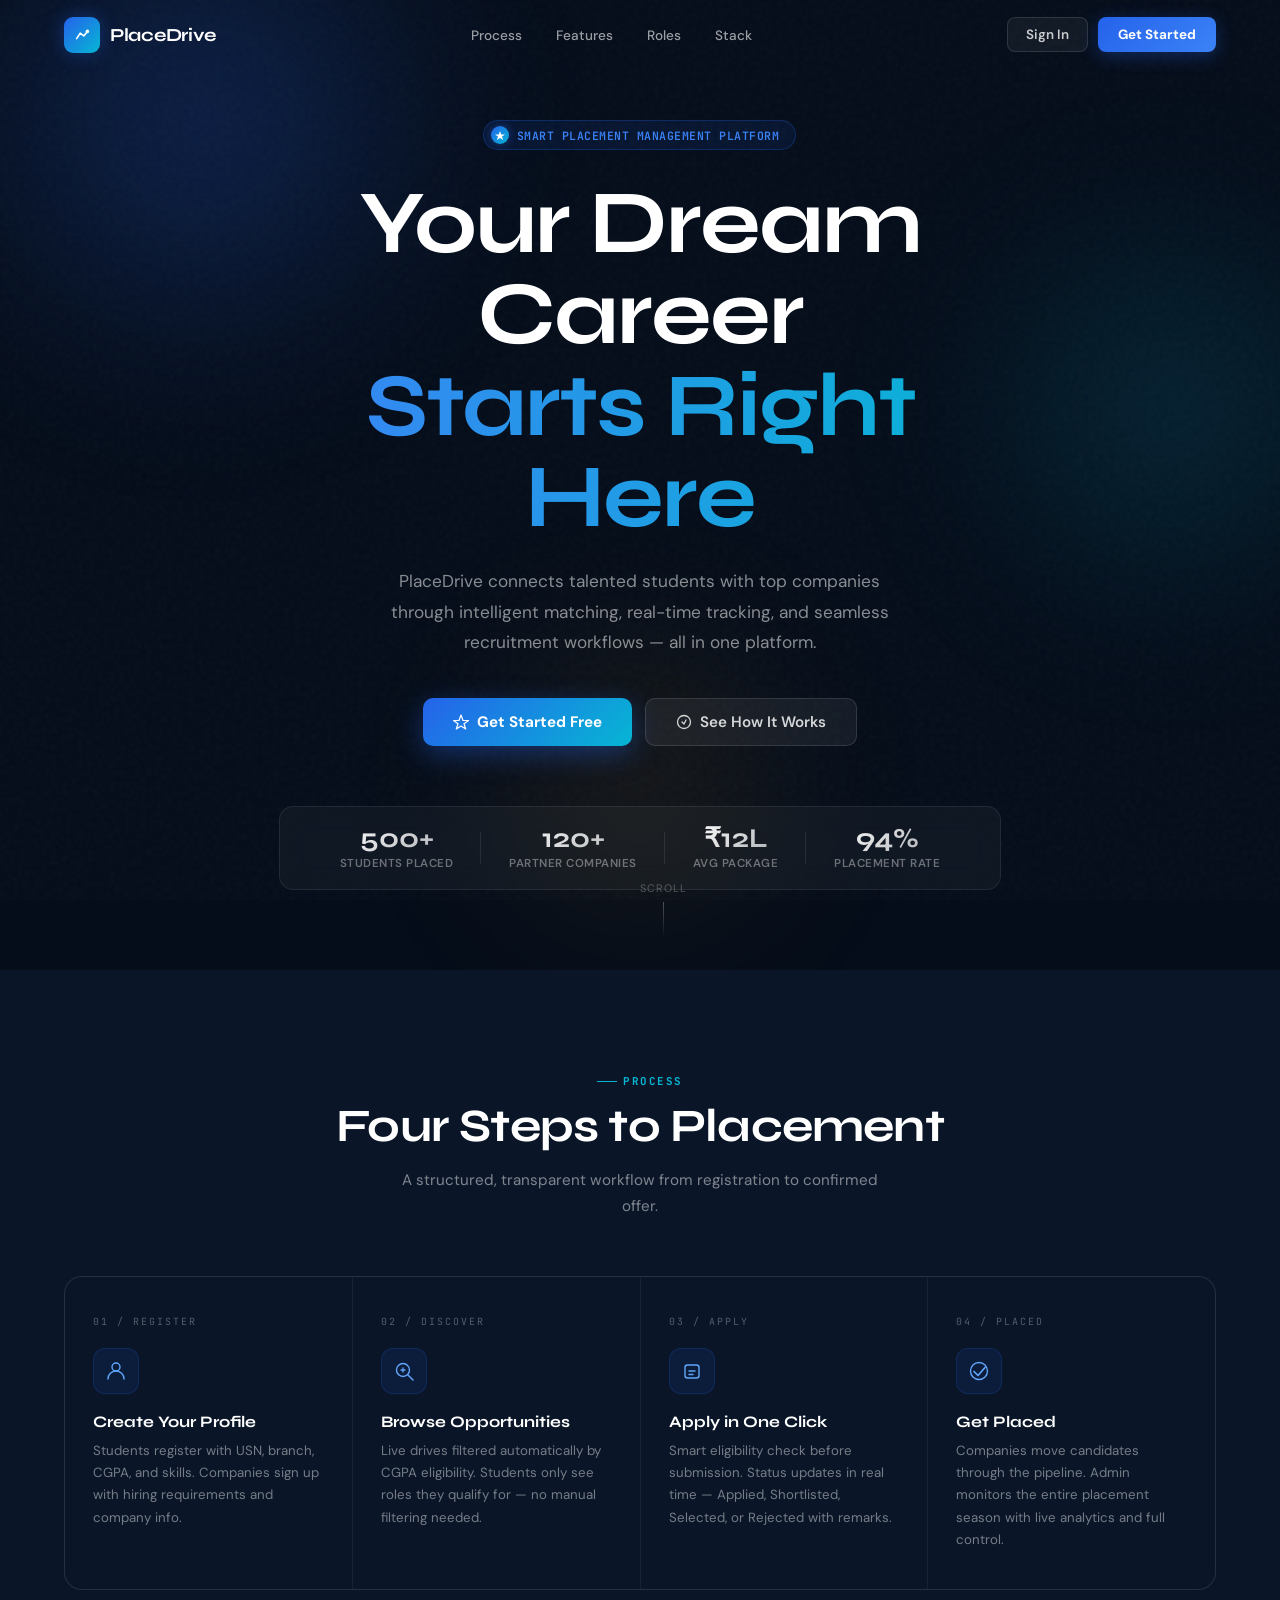
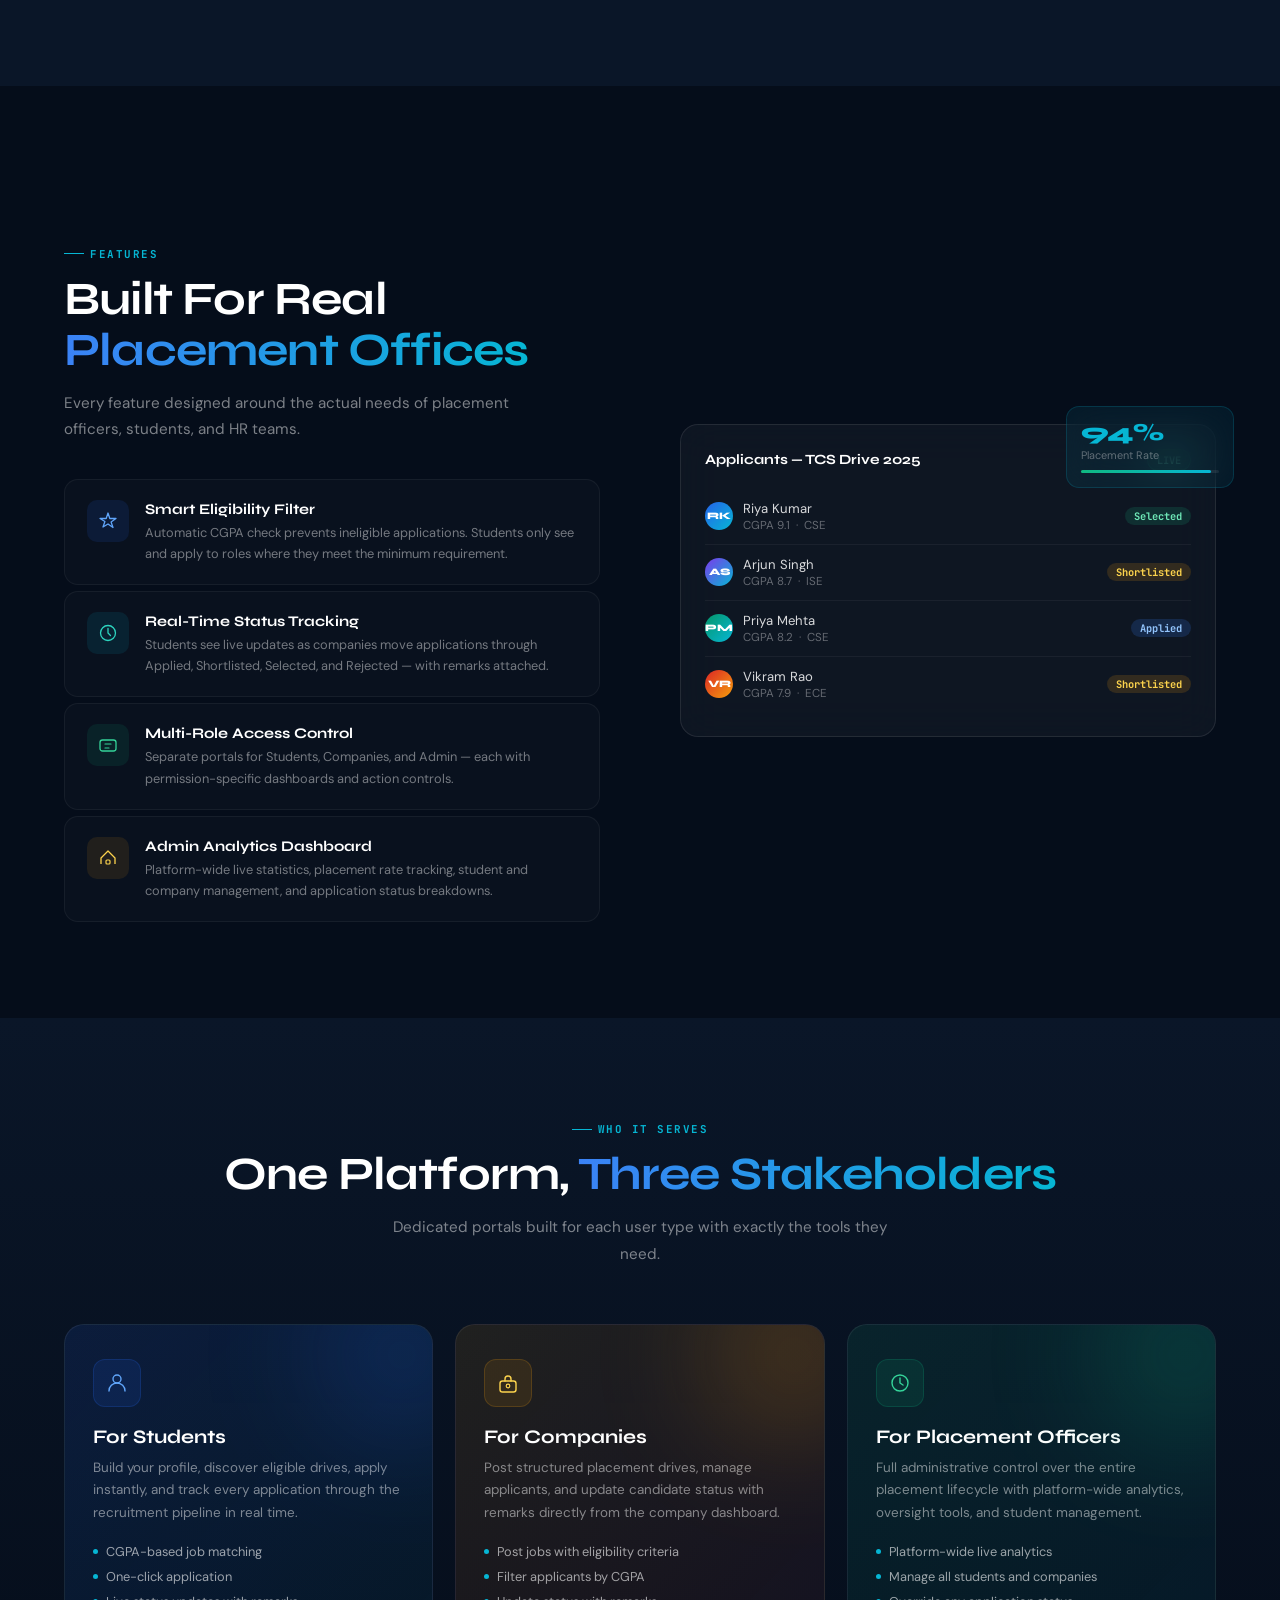
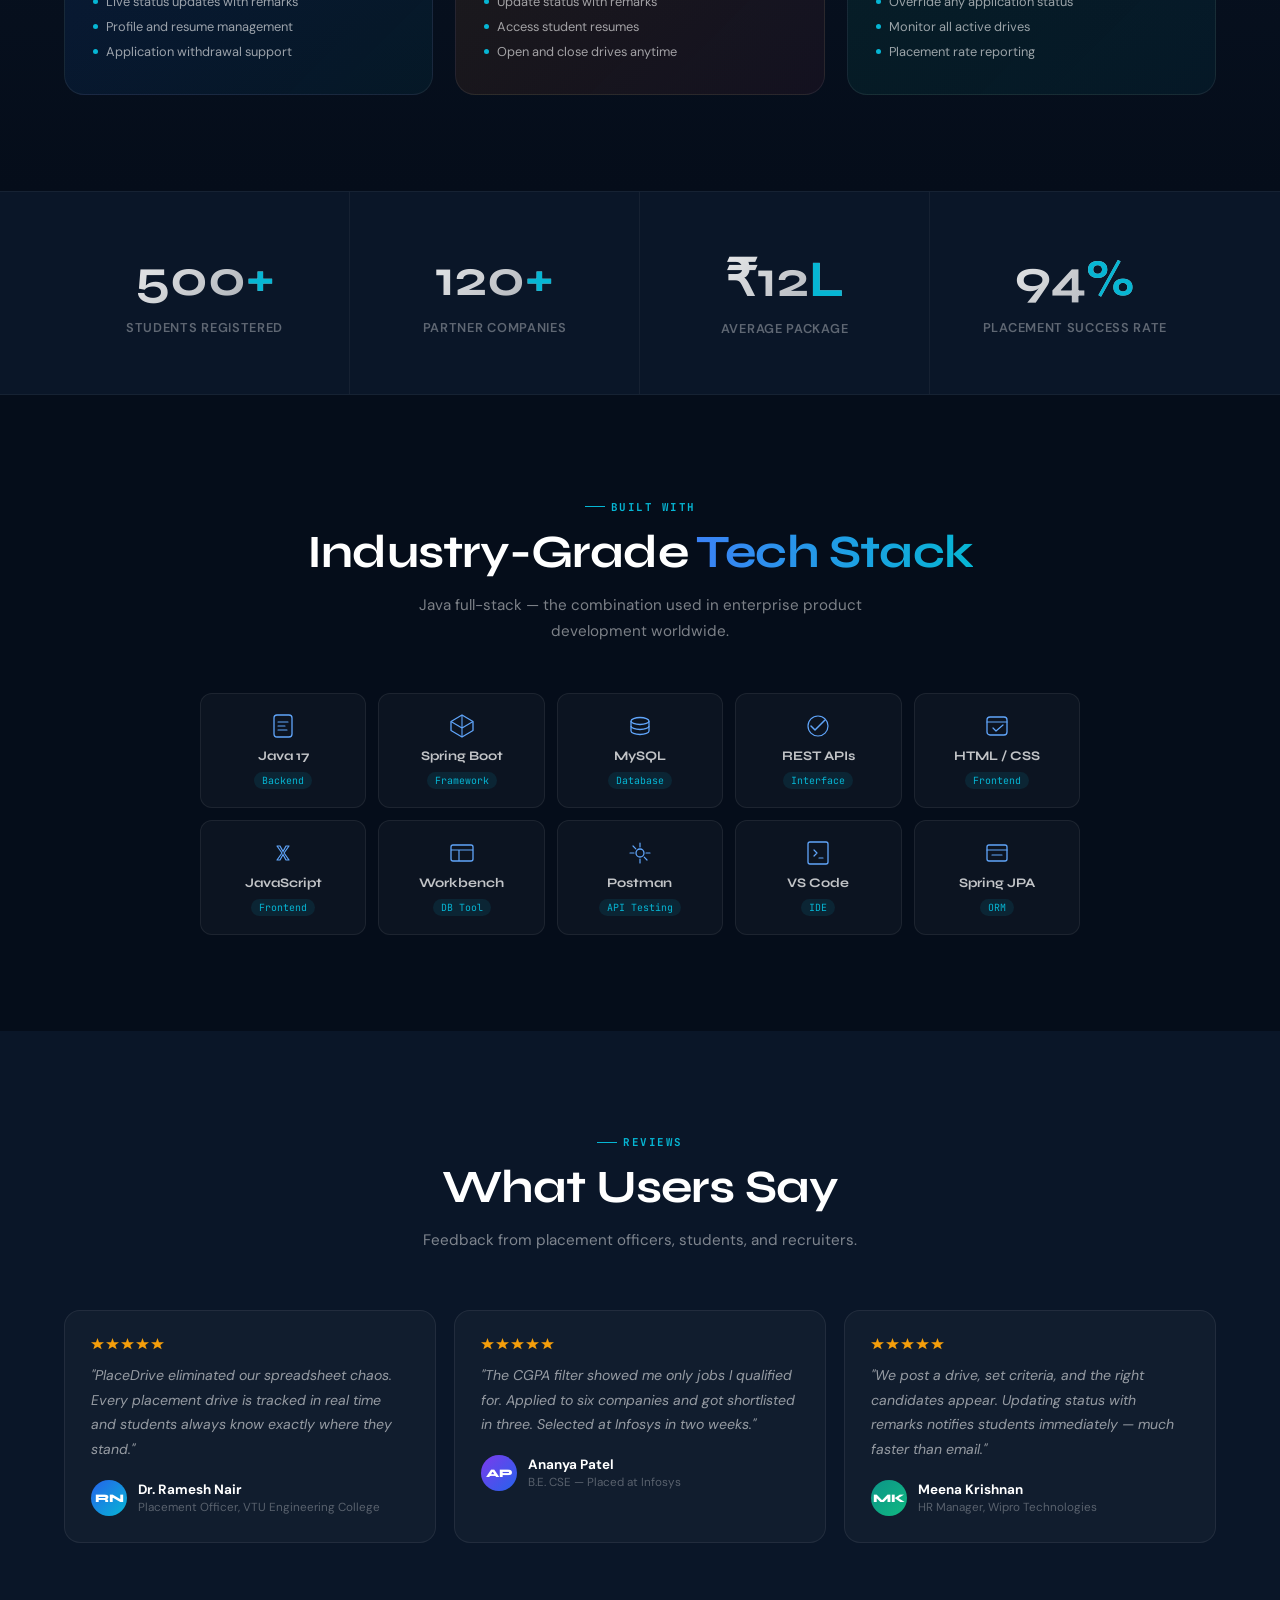
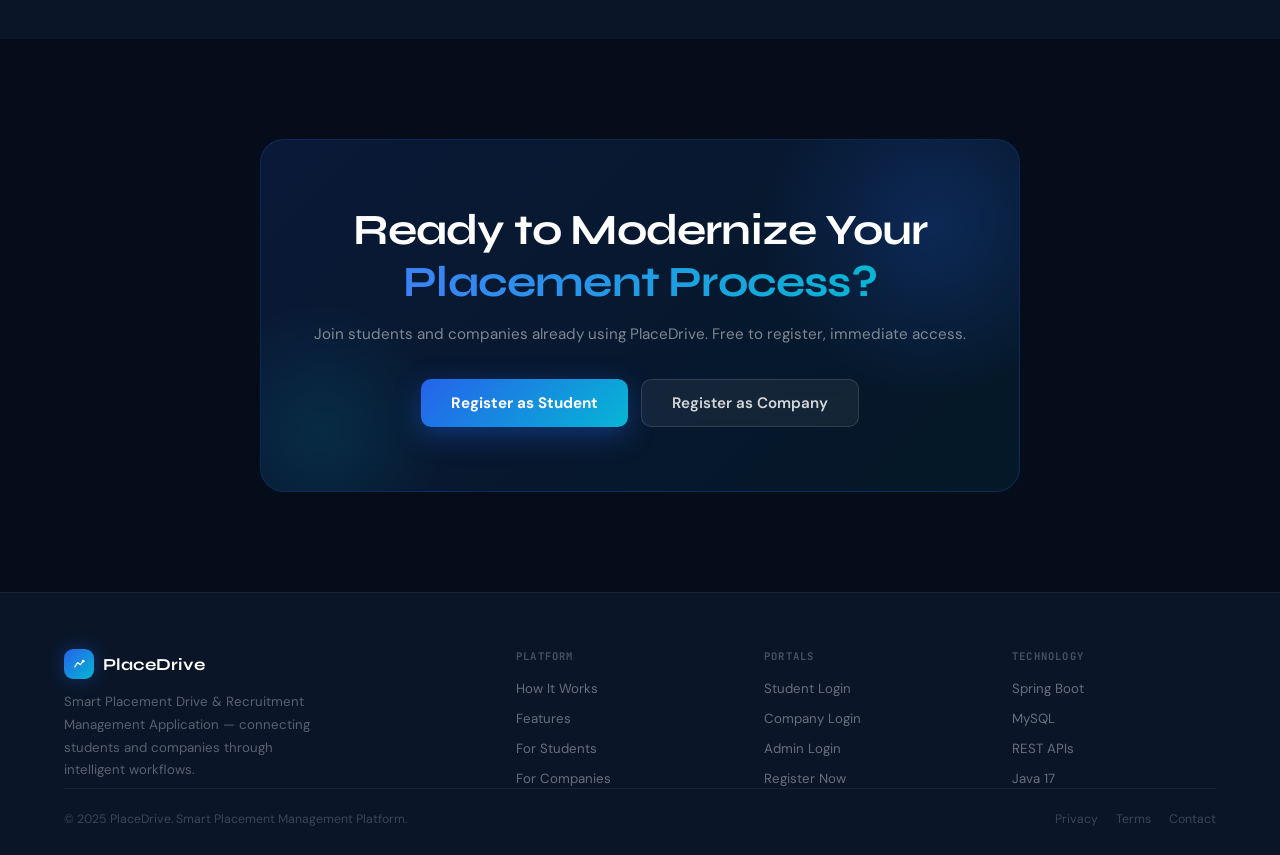
<file: frontend/index.html>
<!DOCTYPE html>
<html lang="en">
<head>
<meta charset="UTF-8"/>
<meta name="viewport" content="width=device-width, initial-scale=1.0"/>
<title>PlaceDrive — Smart Placement &amp; Recruitment Platform</title>
<link rel="preconnect" href="https://fonts.googleapis.com"/>
<link rel="preconnect" href="https://fonts.gstatic.com" crossorigin/>
<link href="https://fonts.googleapis.com/css2?family=Syne:wght@400;500;600;700;800&family=DM+Sans:ital,wght@0,300;0,400;0,500;0,600;1,400&family=JetBrains+Mono:wght@400;500&display=swap" rel="stylesheet"/>
<style>
/* ── TOKENS ─────────────────────────────────────────────────────── */
:root {
  --navy:     #050d1a;
  --navy-2:   #0a1628;
  --navy-3:   #0f2040;
  --indigo:   #1a3a6e;
  --blue:     #2563eb;
  --blue-b:   #3b82f6;
  --cyan:     #06b6d4;
  --gold:     #f59e0b;
  --gold-l:   #fbbf24;
  --emerald:  #10b981;
  --white:    #ffffff;
  --g100:     #f1f5f9;
  --g200:     #e2e8f0;
  --g400:     #94a3b8;
  --g600:     #475569;
  --ff-d:     'Syne', sans-serif;
  --ff-b:     'DM Sans', sans-serif;
  --ff-m:     'JetBrains Mono', monospace;
}
*, *::before, *::after { box-sizing: border-box; margin: 0; padding: 0; }
html { font-size: 16px; scroll-behavior: smooth; }
body { font-family: var(--ff-b); background: var(--navy); color: var(--white); overflow-x: hidden; -webkit-font-smoothing: antialiased; }
a { text-decoration: none; color: inherit; }
.hidden { display: none !important; }

/* Noise overlay */
body::before {
  content: ''; position: fixed; inset: 0;
  background-image: url("data:image/svg+xml,%3Csvg viewBox='0 0 200 200' xmlns='http://www.w3.org/2000/svg'%3E%3Cfilter id='n'%3E%3CfeTurbulence type='fractalNoise' baseFrequency='0.85' numOctaves='4' stitchTiles='stitch'/%3E%3C/filter%3E%3Crect width='100%25' height='100%25' filter='url(%23n)'/%3E%3C/svg%3E");
  opacity: .032; pointer-events: none; z-index: 1;
}

/* Glow orbs */
.orb { position: absolute; border-radius: 50%; filter: blur(80px); pointer-events: none; z-index: 0; }
.orb-1 { width: 560px; height: 560px; background: radial-gradient(circle, rgba(37,99,235,.28), transparent 70%); top: -160px; left: -80px; animation: drift1 14s ease-in-out infinite; }
.orb-2 { width: 460px; height: 460px; background: radial-gradient(circle, rgba(6,182,212,.18), transparent 70%); top: 180px; right: -120px; animation: drift2 17s ease-in-out infinite; }
.orb-3 { width: 380px; height: 380px; background: radial-gradient(circle, rgba(245,158,11,.12), transparent 70%); bottom: 0; left: 35%; animation: drift3 20s ease-in-out infinite; }
@keyframes drift1 { 0%,100% { transform: translate(0,0); } 50% { transform: translate(40px,55px); } }
@keyframes drift2 { 0%,100% { transform: translate(0,0); } 50% { transform: translate(-44px,36px); } }
@keyframes drift3 { 0%,100% { transform: translate(0,0); } 50% { transform: translate(28px,-44px); } }

/* ── NAV ─────────────────────────────────────────────────────────── */
#nav {
  position: fixed; top: 0; left: 0; right: 0; z-index: 100;
  height: 70px; display: flex; align-items: center; padding: 0 5%;
  transition: background .4s, border-color .4s;
  border-bottom: 1px solid transparent;
}
#nav.scrolled {
  background: rgba(5,13,26,.88);
  backdrop-filter: blur(20px);
  border-color: rgba(255,255,255,.06);
}
.nav-inner { width: 100%; max-width: 1200px; margin: 0 auto; display: flex; align-items: center; justify-content: space-between; }
.nav-logo { display: flex; align-items: center; gap: 10px; font-family: var(--ff-d); font-size: 1.15rem; font-weight: 700; letter-spacing: -.3px; }
.logo-box {
  width: 36px; height: 36px; border-radius: 9px;
  background: linear-gradient(135deg, var(--blue), var(--cyan));
  display: flex; align-items: center; justify-content: center;
  box-shadow: 0 0 18px rgba(37,99,235,.35);
}
.nav-links { display: flex; gap: 34px; list-style: none; }
.nav-links a { font-size: .85rem; font-weight: 500; color: rgba(255,255,255,.6); transition: color .2s; }
.nav-links a:hover { color: #fff; }
.nav-cta { display: flex; gap: 10px; }
.btn-nv-ghost {
  padding: 8px 18px; border-radius: 8px; font-size: .84rem; font-weight: 600;
  color: rgba(255,255,255,.78); background: rgba(255,255,255,.05);
  border: 1px solid rgba(255,255,255,.12); cursor: pointer;
  font-family: var(--ff-b); transition: all .2s;
}
.btn-nv-ghost:hover { background: rgba(255,255,255,.1); color: #fff; }
.btn-nv-solid {
  padding: 8px 20px; border-radius: 8px; font-size: .84rem; font-weight: 700;
  background: linear-gradient(135deg, var(--blue), var(--blue-b));
  color: #fff; border: none; cursor: pointer; font-family: var(--ff-b);
  box-shadow: 0 4px 18px rgba(37,99,235,.32); transition: all .25s;
}
.btn-nv-solid:hover { transform: translateY(-1px); box-shadow: 0 6px 26px rgba(37,99,235,.48); }
@media(max-width: 768px) { .nav-links { display: none; } }

/* ── HERO ─────────────────────────────────────────────────────────── */
#hero {
  min-height: 100vh; display: flex; flex-direction: column;
  align-items: center; justify-content: center;
  text-align: center; padding: 120px 5% 80px; position: relative; overflow: hidden;
}
.hero-inner { position: relative; z-index: 2; max-width: 780px; margin: 0 auto; }
.hero-badge {
  display: inline-flex; align-items: center; gap: 8px; margin-bottom: 28px;
  padding: 5px 16px 5px 7px; border-radius: 100px;
  background: rgba(37,99,235,.1); border: 1px solid rgba(37,99,235,.28);
  font-size: .72rem; font-weight: 600; color: var(--blue-b);
  letter-spacing: .5px; text-transform: uppercase; font-family: var(--ff-m);
  animation: fadeUp .8s .1s both;
}
.badge-pulse {
  width: 18px; height: 18px; border-radius: 50%;
  background: linear-gradient(135deg, var(--blue), var(--cyan));
  display: flex; align-items: center; justify-content: center;
  box-shadow: 0 0 10px rgba(37,99,235,.5);
}
.hero-title {
  font-family: var(--ff-d); font-size: clamp(3rem, 7vw, 5.6rem);
  font-weight: 700; line-height: 1.02; letter-spacing: -2px;
  margin-bottom: 22px; animation: fadeUp .8s .2s both;
}
.hero-title .line-1 { display: block; color: #fff; }
.hero-title .line-2 {
  display: block;
  background: linear-gradient(90deg, var(--blue-b), var(--cyan), var(--gold-l));
  -webkit-background-clip: text; -webkit-text-fill-color: transparent; background-clip: text;
  background-size: 200% auto; animation: shimmer 4s linear infinite, fadeUp .8s .3s both;
}
@keyframes shimmer { to { background-position: 200% center; } }
.hero-sub {
  font-size: 1.08rem; color: rgba(255,255,255,.52); line-height: 1.78;
  max-width: 530px; margin: 0 auto 40px; font-weight: 400;
  animation: fadeUp .8s .4s both;
}
.hero-cta { display: flex; gap: 13px; justify-content: center; flex-wrap: wrap; margin-bottom: 60px; animation: fadeUp .8s .5s both; }
.btn-hero-1 {
  display: inline-flex; align-items: center; gap: 8px;
  padding: 13px 30px; border-radius: 10px; font-size: .95rem; font-weight: 700;
  background: linear-gradient(135deg, var(--blue), var(--cyan));
  color: #fff; border: none; cursor: pointer; font-family: var(--ff-b);
  box-shadow: 0 8px 28px rgba(37,99,235,.38); transition: all .3s;
}
.btn-hero-1:hover { transform: translateY(-2px); box-shadow: 0 14px 36px rgba(37,99,235,.52); }
.btn-hero-2 {
  display: inline-flex; align-items: center; gap: 8px;
  padding: 13px 30px; border-radius: 10px; font-size: .95rem; font-weight: 600;
  background: rgba(255,255,255,.06); color: rgba(255,255,255,.82);
  border: 1px solid rgba(255,255,255,.12); cursor: pointer;
  font-family: var(--ff-b); transition: all .3s; backdrop-filter: blur(8px);
}
.btn-hero-2:hover { background: rgba(255,255,255,.1); color: #fff; transform: translateY(-1px); }
/* Stats bar */
.hero-stats {
  display: flex; animation: fadeUp .8s .6s both;
  background: rgba(255,255,255,.04);
  border: 1px solid rgba(255,255,255,.08);
  border-radius: 14px; padding: 18px 32px;
  backdrop-filter: blur(14px); width: fit-content; margin: 0 auto; gap: 0;
}
.hs { text-align: center; padding: 0 28px; position: relative; }
.hs:not(:last-child)::after {
  content: ''; position: absolute; right: 0; top: 50%; transform: translateY(-50%);
  width: 1px; height: 32px; background: rgba(255,255,255,.09);
}
.hs-num {
  font-family: var(--ff-d); font-size: 1.7rem; font-weight: 700;
  background: linear-gradient(135deg, #fff, rgba(255,255,255,.65));
  -webkit-background-clip: text; -webkit-text-fill-color: transparent; background-clip: text;
  display: block; line-height: 1;
}
.hs-lbl { font-size: .72rem; color: rgba(255,255,255,.38); margin-top: 4px; font-weight: 600; text-transform: uppercase; letter-spacing: .5px; display: block; }
/* scroll cue */
.scroll-cue {
  position: absolute; bottom: 32px; left: 50%; transform: translateX(-50%);
  display: flex; flex-direction: column; align-items: center; gap: 7px;
  color: rgba(255,255,255,.28); font-size: .68rem; letter-spacing: 1px; text-transform: uppercase;
  animation: fadeUp 1s 1s both; z-index: 2;
}
.scroll-line { width: 1px; height: 36px; background: linear-gradient(to bottom, rgba(255,255,255,.28), transparent); animation: scrollPulse 2s ease-in-out infinite; }
@keyframes scrollPulse { 0%,100% { opacity: .28; } 50% { opacity: .9; } }

/* ── SHARED SECTION ───────────────────────────────────────────────── */
.section { position: relative; z-index: 2; padding: 96px 5%; }
.section-tag {
  display: inline-flex; align-items: center; gap: 6px; margin-bottom: 13px;
  font-size: .68rem; font-weight: 700; letter-spacing: 1.5px; text-transform: uppercase;
  color: var(--cyan); font-family: var(--ff-m);
}
.section-tag::before { content: ''; width: 20px; height: 1px; background: var(--cyan); }
.section-heading {
  font-family: var(--ff-d); font-size: clamp(2rem, 4vw, 2.9rem);
  font-weight: 700; letter-spacing: -.8px; line-height: 1.1; margin-bottom: 14px;
}
.section-sub { font-size: .95rem; color: rgba(255,255,255,.48); max-width: 500px; line-height: 1.75; }
.grad-text {
  background: linear-gradient(90deg, var(--blue-b), var(--cyan));
  -webkit-background-clip: text; -webkit-text-fill-color: transparent; background-clip: text;
}
.reveal { opacity: 0; transform: translateY(28px); transition: opacity .7s, transform .7s; }
.reveal.visible { opacity: 1; transform: none; }
.d1 { transition-delay: .1s; } .d2 { transition-delay: .2s; } .d3 { transition-delay: .3s; }

/* ── HOW IT WORKS ─────────────────────────────────────────────────── */
#how { background: var(--navy-2); }
.steps-row {
  display: grid; grid-template-columns: repeat(4, 1fr);
  gap: 1px; background: rgba(255,255,255,.06);
  border: 1px solid rgba(255,255,255,.06);
  border-radius: 18px; overflow: hidden; margin-top: 56px;
}
.step-card { padding: 38px 28px; background: var(--navy-2); transition: background .25s; position: relative; overflow: hidden; }
.step-card:hover { background: rgba(37,99,235,.06); }
.step-card::after { content: ''; position: absolute; bottom: 0; left: 0; right: 0; height: 2px; background: linear-gradient(90deg, transparent, var(--blue), transparent); opacity: 0; transition: opacity .3s; }
.step-card:hover::after { opacity: 1; }
.step-num { font-family: var(--ff-m); font-size: .62rem; color: rgba(255,255,255,.3); letter-spacing: 2px; margin-bottom: 20px; }
.step-ic {
  width: 46px; height: 46px; border-radius: 12px; margin-bottom: 18px;
  background: rgba(37,99,235,.1); border: 1px solid rgba(37,99,235,.18);
  display: flex; align-items: center; justify-content: center;
}
.step-title { font-family: var(--ff-d); font-size: 1rem; font-weight: 700; margin-bottom: 9px; }
.step-desc { font-size: .83rem; color: rgba(255,255,255,.44); line-height: 1.68; }
@media(max-width: 768px) { .steps-row { grid-template-columns: 1fr 1fr; } }

/* ── FEATURES ─────────────────────────────────────────────────────── */
#features { background: var(--navy); }
.feat-layout { display: grid; grid-template-columns: 1fr 1fr; gap: 80px; align-items: center; margin-top: 56px; }
.feat-list { display: flex; flex-direction: column; gap: 6px; }
.feat-item {
  display: flex; gap: 16px; padding: 20px 22px; border-radius: 14px;
  border: 1px solid rgba(255,255,255,.05); background: rgba(255,255,255,.02);
  cursor: default; transition: all .25s;
}
.feat-item:hover { background: rgba(37,99,235,.07); border-color: rgba(37,99,235,.2); transform: translateX(6px); }
.feat-ic { width: 42px; height: 42px; border-radius: 10px; display: flex; align-items: center; justify-content: center; flex-shrink: 0; }
.feat-title { font-family: var(--ff-d); font-size: .92rem; font-weight: 700; margin-bottom: 4px; }
.feat-desc { font-size: .8rem; color: rgba(255,255,255,.44); line-height: 1.65; }
/* panel mockup */
.panel-wrap { position: relative; }
.panel {
  background: rgba(255,255,255,.04); border: 1px solid rgba(255,255,255,.09);
  border-radius: 18px; padding: 24px; backdrop-filter: blur(20px);
}
.panel-header { display: flex; align-items: center; justify-content: space-between; margin-bottom: 18px; }
.panel-title { font-family: var(--ff-d); font-size: .88rem; font-weight: 700; }
.panel-live { padding: 3px 9px; border-radius: 100px; font-size: .65rem; font-weight: 700; background: rgba(16,185,129,.1); color: #6ee7b7; border: 1px solid rgba(16,185,129,.22); font-family: var(--ff-m); }
.panel-row { display: flex; align-items: center; justify-content: space-between; padding: 11px 0; border-bottom: 1px solid rgba(255,255,255,.05); font-size: .8rem; }
.panel-row:last-of-type { border-bottom: none; }
.pr-left { display: flex; align-items: center; gap: 10px; }
.pr-av { width: 28px; height: 28px; border-radius: 50%; display: flex; align-items: center; justify-content: center; font-family: var(--ff-d); font-size: .62rem; font-weight: 800; color: #fff; flex-shrink: 0; }
.pr-name { font-size: .82rem; color: rgba(255,255,255,.84); }
.pr-meta { font-size: .72rem; color: rgba(255,255,255,.36); margin-top: 1px; }
.pr-badge { padding: 2px 9px; border-radius: 100px; font-size: .65rem; font-weight: 700; font-family: var(--ff-m); }
.b-applied { background: rgba(59,130,246,.18); color: #93c5fd; }
.b-short   { background: rgba(245,158,11,.15); color: #fcd34d; }
.b-sel     { background: rgba(16,185,129,.15); color: #6ee7b7; }
.panel-mini {
  position: absolute; top: -18px; right: -18px; width: 168px;
  background: rgba(6,182,212,.08); border: 1px solid rgba(6,182,212,.18);
  border-radius: 13px; padding: 14px; backdrop-filter: blur(20px);
}
.pm-num { font-family: var(--ff-d); font-size: 1.5rem; font-weight: 800; color: var(--cyan); line-height: 1; }
.pm-lbl { font-size: .68rem; color: rgba(255,255,255,.35); margin-top: 3px; }
@media(max-width: 900px) { .feat-layout { grid-template-columns: 1fr; } }

/* ── ROLES ────────────────────────────────────────────────────────── */
#roles { background: linear-gradient(180deg, var(--navy-2), var(--navy)); }
.roles-row { display: grid; grid-template-columns: repeat(3, 1fr); gap: 22px; margin-top: 56px; }
.role-card {
  border-radius: 20px; padding: 34px 28px; border: 1px solid rgba(255,255,255,.07);
  cursor: default; transition: transform .3s, box-shadow .3s; position: relative; overflow: hidden;
}
.role-card:hover { transform: translateY(-5px); }
.rc-1 { background: linear-gradient(135deg, rgba(37,99,235,.13), rgba(6,182,212,.06)); }
.rc-1:hover { box-shadow: 0 20px 56px rgba(37,99,235,.18); }
.rc-2 { background: linear-gradient(135deg, rgba(245,158,11,.1), rgba(244,63,94,.06)); }
.rc-2:hover { box-shadow: 0 20px 56px rgba(245,158,11,.13); }
.rc-3 { background: linear-gradient(135deg, rgba(16,185,129,.1), rgba(6,182,212,.06)); }
.rc-3:hover { box-shadow: 0 20px 56px rgba(16,185,129,.13); }
.rc-glow { position: absolute; top: -60px; right: -60px; width: 180px; height: 180px; border-radius: 50%; filter: blur(60px); opacity: .2; }
.rc-ic { width: 48px; height: 48px; border-radius: 12px; display: flex; align-items: center; justify-content: center; margin-bottom: 18px; }
.rc-title { font-family: var(--ff-d); font-size: 1.2rem; font-weight: 700; margin-bottom: 9px; }
.rc-desc { font-size: .84rem; color: rgba(255,255,255,.48); line-height: 1.7; margin-bottom: 18px; }
.rc-perks { list-style: none; display: flex; flex-direction: column; gap: 8px; }
.rc-perks li { font-size: .8rem; color: rgba(255,255,255,.6); display: flex; align-items: center; gap: 8px; }
.rc-perks li::before { content: ''; width: 5px; height: 5px; border-radius: 50%; background: var(--cyan); flex-shrink: 0; }
@media(max-width: 768px) { .roles-row { grid-template-columns: 1fr; } }

/* ── STATS BAND ───────────────────────────────────────────────────── */
#stats-band {
  background: var(--navy-2);
  border-top: 1px solid rgba(255,255,255,.05);
  border-bottom: 1px solid rgba(255,255,255,.05);
}
.stats-row { display: grid; grid-template-columns: repeat(4, 1fr); }
.stat-item { padding: 56px 20px; text-align: center; border-right: 1px solid rgba(255,255,255,.05); }
.stat-item:last-child { border-right: none; }
.stat-num {
  font-family: var(--ff-d); font-size: clamp(2.4rem, 5vw, 3.2rem); font-weight: 700;
  background: linear-gradient(135deg, #fff, rgba(255,255,255,.55));
  -webkit-background-clip: text; -webkit-text-fill-color: transparent; background-clip: text;
  display: block; margin-bottom: 7px;
}
.stat-num .accent { color: var(--cyan); -webkit-text-fill-color: var(--cyan); }
.stat-lbl { font-size: .8rem; color: rgba(255,255,255,.35); font-weight: 600; text-transform: uppercase; letter-spacing: .7px; }
@media(max-width: 768px) { .stats-row { grid-template-columns: repeat(2, 1fr); } .stat-item:nth-child(2) { border-right: none; } .stat-item { border-bottom: 1px solid rgba(255,255,255,.05); } }

/* ── TECH STACK ───────────────────────────────────────────────────── */
#tech { background: var(--navy); }
.tech-grid { display: grid; grid-template-columns: repeat(5, 1fr); gap: 12px; margin-top: 48px; max-width: 880px; }
.tech-pill {
  padding: 18px 14px; border-radius: 12px; text-align: center;
  background: rgba(255,255,255,.03); border: 1px solid rgba(255,255,255,.07);
  transition: all .25s; cursor: default;
  display: flex; flex-direction: column; align-items: center; gap: 8px;
}
.tech-pill:hover { background: rgba(255,255,255,.07); border-color: rgba(255,255,255,.14); transform: translateY(-3px); }
.tech-ic { width: 28px; height: 28px; }
.tech-name { font-size: .82rem; font-weight: 700; color: rgba(255,255,255,.75); font-family: var(--ff-d); }
.tech-type { font-size: .62rem; color: var(--cyan); padding: 2px 8px; background: rgba(6,182,212,.1); border-radius: 100px; font-family: var(--ff-m); }
@media(max-width: 768px) { .tech-grid { grid-template-columns: repeat(2, 1fr); } }

/* ── TESTIMONIALS ─────────────────────────────────────────────────── */
#testimonials { background: var(--navy-2); }
.testi-grid { display: grid; grid-template-columns: repeat(3, 1fr); gap: 18px; margin-top: 56px; }
.testi-card {
  padding: 26px; border-radius: 16px;
  background: rgba(255,255,255,.03); border: 1px solid rgba(255,255,255,.07);
  transition: transform .3s, border-color .3s;
}
.testi-card:hover { transform: translateY(-4px); border-color: rgba(255,255,255,.12); }
.testi-stars { display: flex; gap: 2px; margin-bottom: 13px; }
.testi-text { font-size: .88rem; color: rgba(255,255,255,.56); line-height: 1.75; margin-bottom: 18px; font-style: italic; }
.testi-author { display: flex; align-items: center; gap: 11px; }
.t-av { width: 36px; height: 36px; border-radius: 50%; background: linear-gradient(135deg, var(--blue), var(--cyan)); display: flex; align-items: center; justify-content: center; font-family: var(--ff-d); font-size: .72rem; font-weight: 800; color: #fff; flex-shrink: 0; }
.t-name { font-weight: 700; font-size: .84rem; }
.t-role { font-size: .73rem; color: rgba(255,255,255,.3); margin-top: 1px; }
@media(max-width: 768px) { .testi-grid { grid-template-columns: 1fr; } }

/* ── CTA BAND ─────────────────────────────────────────────────────── */
#cta { background: var(--navy); padding: 100px 5%; text-align: center; }
.cta-box {
  max-width: 760px; margin: 0 auto; padding: 64px 52px;
  border-radius: 24px; position: relative; overflow: hidden;
  background: linear-gradient(135deg, rgba(37,99,235,.14), rgba(6,182,212,.07));
  border: 1px solid rgba(37,99,235,.22);
}
.cta-box::before { content: ''; position: absolute; top: -90px; right: -90px; width: 350px; height: 350px; border-radius: 50%; background: radial-gradient(circle, rgba(37,99,235,.22), transparent 70%); }
.cta-box::after { content: ''; position: absolute; bottom: -70px; left: -70px; width: 260px; height: 260px; border-radius: 50%; background: radial-gradient(circle, rgba(6,182,212,.12), transparent 70%); }
.cta-box h2 { font-family: var(--ff-d); font-size: clamp(1.9rem, 4vw, 2.7rem); font-weight: 700; letter-spacing: -.8px; margin-bottom: 14px; position: relative; z-index: 1; }
.cta-box p { color: rgba(255,255,255,.48); font-size: .95rem; line-height: 1.7; margin-bottom: 32px; position: relative; z-index: 1; }
.cta-btns { display: flex; gap: 13px; justify-content: center; flex-wrap: wrap; position: relative; z-index: 1; }

/* ── FOOTER ───────────────────────────────────────────────────────── */
footer { background: var(--navy-2); border-top: 1px solid rgba(255,255,255,.06); padding: 56px 5% 28px; position: relative; z-index: 2; }
.foot-grid { display: grid; grid-template-columns: 2fr 1fr 1fr 1fr; gap: 44px; margin-bottom: 44px; }
.foot-brand { font-family: var(--ff-d); font-size: 1.05rem; font-weight: 700; display: flex; align-items: center; gap: 9px; margin-bottom: 12px; }
.foot-desc { font-size: .83rem; color: rgba(255,255,255,.32); line-height: 1.7; max-width: 250px; }
.foot-col h4 { font-size: .66rem; font-weight: 700; text-transform: uppercase; letter-spacing: 1.2px; color: rgba(255,255,255,.25); margin-bottom: 14px; font-family: var(--ff-m); }
.foot-col ul { list-style: none; display: flex; flex-direction: column; gap: 9px; }
.foot-col a { font-size: .83rem; color: rgba(255,255,255,.38); transition: color .2s; }
.foot-col a:hover { color: rgba(255,255,255,.78); }
.foot-bottom { padding-top: 22px; border-top: 1px solid rgba(255,255,255,.05); display: flex; align-items: center; justify-content: space-between; font-size: .77rem; color: rgba(255,255,255,.2); flex-wrap: wrap; gap: 10px; }
.foot-bottom a { color: rgba(255,255,255,.2); transition: color .2s; }
.foot-bottom a:hover { color: rgba(255,255,255,.52); }
@media(max-width: 768px) { .foot-grid { grid-template-columns: 1fr 1fr; } }

/* ── ANIMATIONS ───────────────────────────────────────────────────── */
@keyframes fadeUp { from { opacity: 0; transform: translateY(22px); } to { opacity: 1; transform: none; } }

/* ── AUTH OVERLAY ─────────────────────────────────────────────────── */
#auth-overlay {
  position: fixed; inset: 0; z-index: 500;
  background: rgba(5,13,26,.7); backdrop-filter: blur(8px);
  display: flex; align-items: center; justify-content: center; padding: 20px;
  opacity: 0; transition: opacity .25s;
}
#auth-overlay.open { opacity: 1; }
.auth-box {
  background: #fff; border-radius: 22px; width: 100%; max-width: 980px;
  min-height: 560px; overflow: hidden; display: flex;
  box-shadow: 0 32px 100px rgba(0,0,0,.3);
  transform: translateY(22px) scale(.97); transition: transform .3s;
}
#auth-overlay.open .auth-box { transform: none; }

/* Auth left */
.auth-left {
  flex: 1.1; background: var(--navy); padding: 44px 40px;
  display: flex; flex-direction: column; justify-content: space-between;
  position: relative; overflow: hidden;
}
.auth-left::before { content: ''; position: absolute; top: -80px; right: -80px; width: 280px; height: 280px; border-radius: 50%; background: radial-gradient(circle, rgba(37,99,235,.22), transparent 70%); pointer-events: none; }
.auth-left::after { content: ''; position: absolute; bottom: -60px; left: -40px; width: 220px; height: 220px; border-radius: 50%; background: radial-gradient(circle, rgba(6,182,212,.12), transparent 70%); pointer-events: none; }
.auth-grid-bg { position: absolute; inset: 0; background-image: linear-gradient(rgba(255,255,255,.022) 1px, transparent 1px), linear-gradient(90deg, rgba(255,255,255,.022) 1px, transparent 1px); background-size: 26px 26px; pointer-events: none; }
.al-brand { display: flex; align-items: center; gap: 10px; font-family: var(--ff-d); font-size: 1rem; font-weight: 700; color: #fff; position: relative; z-index: 1; }
.al-logobox { width: 32px; height: 32px; background: linear-gradient(135deg, var(--blue), var(--cyan)); border-radius: 8px; display: flex; align-items: center; justify-content: center; }
.al-heading { font-family: var(--ff-d); font-size: 1.9rem; font-weight: 700; color: #fff; line-height: 1.1; letter-spacing: -.8px; margin-bottom: 10px; position: relative; z-index: 1; }
.al-heading span { background: linear-gradient(90deg, #60a5fa, #2dd4bf); -webkit-background-clip: text; -webkit-text-fill-color: transparent; background-clip: text; }
.al-sub { font-size: .83rem; color: rgba(255,255,255,.44); line-height: 1.7; max-width: 265px; margin-bottom: 24px; position: relative; z-index: 1; }
.al-stats { display: flex; flex-direction: column; gap: 9px; position: relative; z-index: 1; }
.al-stat-row { display: flex; align-items: center; gap: 11px; padding: 11px 13px; background: rgba(255,255,255,.05); border: 1px solid rgba(255,255,255,.07); border-radius: 10px; }
.al-stat-ic { width: 30px; height: 30px; border-radius: 7px; background: rgba(37,99,235,.2); display: flex; align-items: center; justify-content: center; flex-shrink: 0; }
.al-stat-n { font-family: var(--ff-d); font-size: .95rem; font-weight: 800; color: #fff; line-height: 1; }
.al-stat-l { font-size: .66rem; color: rgba(255,255,255,.3); font-family: var(--ff-m); }

/* Auth right */
.auth-right {
  flex: 1; background: #fff; padding: 44px 40px;
  display: flex; flex-direction: column; justify-content: center;
  overflow-y: auto; position: relative;
}
.auth-close-btn { position: absolute; top: 16px; right: 16px; width: 30px; height: 30px; border-radius: 7px; background: #f4f4f5; border: 1px solid #e4e4e7; cursor: pointer; display: flex; align-items: center; justify-content: center; color: #71717a; transition: all .18s; }
.auth-close-btn:hover { background: #e4e4e7; color: #09090b; }
.auth-tabs-row { display: flex; background: #f4f4f5; border-radius: 9px; padding: 3px; margin-bottom: 24px; border: 1px solid #e4e4e7; }
.auth-tab-btn { flex: 1; padding: 9px; border-radius: 7px; font-size: .82rem; font-weight: 700; cursor: pointer; color: #a1a1aa; transition: all .18s; border: none; background: none; font-family: 'DM Sans', sans-serif; }
.auth-tab-btn.active { background: #fff; color: #1d4ed8; box-shadow: 0 1px 5px rgba(0,0,0,.07); border: 1px solid rgba(29,78,216,.1); }
.auth-form-pane { display: none; } .auth-form-pane.active { display: block; animation: fadeUp .26s ease; }
.af-title { font-family: var(--ff-d); font-size: 1.3rem; font-weight: 800; color: #09090b; margin-bottom: 3px; }
.af-sub { font-size: .82rem; color: #a1a1aa; margin-bottom: 20px; font-weight: 500; }
/* role picker */
.role-pick { display: flex; gap: 8px; margin-bottom: 18px; }
.rp-card { flex: 1; padding: 12px 8px; border: 1.5px solid #e4e4e7; border-radius: 10px; cursor: pointer; background: #fff; text-align: center; transition: all .18s; font-family: 'DM Sans', sans-serif; }
.rp-ic { width: 26px; height: 26px; margin: 0 auto 6px; display: flex; align-items: center; justify-content: center; border-radius: 6px; background: #f4f4f5; }
.rp-lbl { font-size: .7rem; font-weight: 700; color: #a1a1aa; text-transform: uppercase; letter-spacing: .4px; }
.rp-card.sel { border-color: #1d4ed8; background: #eff6ff; }
.rp-card.sel .rp-ic { background: rgba(29,78,216,.1); }
.rp-card.sel .rp-lbl { color: #1d4ed8; }
/* form controls */
.af-group { margin-bottom: 13px; }
.af-label { display: block; font-size: .7rem; font-weight: 700; color: #09090b; margin-bottom: 5px; text-transform: uppercase; letter-spacing: .4px; }
.af-input { width: 100%; padding: 10px 12px; background: #f4f4f5; border: 1.5px solid #e4e4e7; border-radius: 7px; font-family: 'DM Sans', sans-serif; font-size: .875rem; color: #09090b; transition: all .18s; outline: none; }
.af-input:focus { border-color: #1d4ed8; background: #fff; box-shadow: 0 0 0 3px rgba(29,78,216,.09); }
.af-input::placeholder { color: #a1a1aa; }
textarea.af-input { resize: vertical; min-height: 68px; }
select.af-input { cursor: pointer; }
.af-2col { display: grid; grid-template-columns: 1fr 1fr; gap: 9px; }
.role-section { display: none; } .role-section.active { display: block; }
.af-submit { width: 100%; padding: 12px; background: linear-gradient(135deg, #1d4ed8, #2563eb); color: #fff; border: none; border-radius: 8px; font-size: .9rem; font-weight: 700; cursor: pointer; font-family: 'DM Sans', sans-serif; transition: all .2s; display: flex; align-items: center; justify-content: center; gap: 7px; margin-top: 4px; }
.af-submit:hover { background: linear-gradient(135deg, #1e40af, #1d4ed8); box-shadow: 0 4px 16px rgba(29,78,216,.28); }
.af-submit:disabled { opacity: .55; cursor: not-allowed; }
.af-alert { padding: 9px 12px; border-radius: 7px; font-size: .79rem; font-weight: 600; margin-bottom: 11px; }
.af-alert.err { background: #fef2f2; color: #991b1b; border: 1px solid #fca5a5; }
.af-alert.ok  { background: #f0fdf4; color: #166534; border: 1px solid #bbf7d0; }
.spinner { width: 14px; height: 14px; border: 2px solid rgba(255,255,255,.25); border-top-color: #fff; border-radius: 50%; animation: spin .7s linear infinite; display: inline-block; }
@keyframes spin { to { transform: rotate(360deg); } }
@media(max-width: 660px) { .auth-left { display: none; } .auth-right { padding: 32px 24px; } .af-2col { grid-template-columns: 1fr; } }

/* ── TOAST ────────────────────────────────────────────────────────── */
#toast-root { position: fixed; bottom: 22px; right: 22px; z-index: 9999; display: flex; flex-direction: column; gap: 8px; }
.toast-item { background: #09090b; color: #fff; padding: 11px 16px; border-radius: 10px; font-size: .8rem; font-weight: 600; box-shadow: 0 8px 30px rgba(0,0,0,.22); display: flex; align-items: center; gap: 9px; min-width: 240px; transform: translateX(110%); transition: transform .3s; border-left: 3px solid transparent; font-family: 'DM Sans', sans-serif; }
.toast-item.show { transform: translateX(0); }
.toast-item.t-ok  { background: #052e16; border-color: #10b981; }
.toast-item.t-err { background: #450a0a; border-color: #be123c; }
.toast-item.t-inf { background: #0c1a2e; border-color: #3b82f6; }
.toast-ic { width: 17px; height: 17px; border-radius: 50%; display: flex; align-items: center; justify-content: center; flex-shrink: 0; font-size: .6rem; font-weight: 800; }
.t-ok  .toast-ic { background: #10b981; color: #fff; }
.t-err .toast-ic { background: #be123c; color: #fff; }
.t-inf .toast-ic { background: #3b82f6; color: #fff; }
</style>
</head>
<body>

<!-- NAV -->
<nav id="nav">
  <div class="nav-inner">
    <div class="nav-logo">
      <div class="logo-box">
        <svg width="18" height="18" viewBox="0 0 20 20" fill="none">
          <path d="M4 14L8 8L12 11L16 6" stroke="#fff" stroke-width="1.8" stroke-linecap="round" stroke-linejoin="round"/>
          <circle cx="16" cy="6" r="2" fill="#fff"/>
        </svg>
      </div>
      PlaceDrive
    </div>
    <ul class="nav-links">
      <li><a href="#how">Process</a></li>
      <li><a href="#features">Features</a></li>
      <li><a href="#roles">Roles</a></li>
      <li><a href="#tech">Stack</a></li>
    </ul>
    <div class="nav-cta">
      <button class="btn-nv-ghost" onclick="openAuth('login')">Sign In</button>
      <button class="btn-nv-solid" onclick="openAuth('register')">Get Started</button>
    </div>
  </div>
</nav>

<!-- HERO -->
<section id="hero">
  <div class="orb orb-1"></div>
  <div class="orb orb-2"></div>
  <div class="orb orb-3"></div>
  <div class="hero-inner">
    <div class="hero-badge">
      <div class="badge-pulse">
        <svg width="10" height="10" viewBox="0 0 10 10" fill="none"><path d="M5 1l1.2 3.5H10L7 6.5l1.1 3.5L5 8 1.9 10 3 6.5 0 4.5h3.8L5 1z" fill="#fff"/></svg>
      </div>
      Smart Placement Management Platform
    </div>
    <h1 class="hero-title">
      <span class="line-1">Your Dream Career</span>
      <span class="line-2">Starts Right Here</span>
    </h1>
    <p class="hero-sub">PlaceDrive connects talented students with top companies through intelligent matching, real-time tracking, and seamless recruitment workflows — all in one platform.</p>
    <div class="hero-cta">
      <button class="btn-hero-1" onclick="openAuth('register')">
        <svg width="16" height="16" viewBox="0 0 16 16" fill="none"><path d="M8 1l2 5.5h5.5l-4.5 3.2 1.7 5.3L8 12l-4.7 3 1.7-5.3L.5 6.5H6L8 1z" stroke="#fff" stroke-width="1.2" stroke-linejoin="round"/></svg>
        Get Started Free
      </button>
      <button class="btn-hero-2" onclick="document.getElementById('how').scrollIntoView({behavior:'smooth'})">
        <svg width="16" height="16" viewBox="0 0 16 16" fill="none"><circle cx="8" cy="8" r="6.5" stroke="currentColor" stroke-width="1.3"/><path d="M6 8l2 2 2-4" stroke="currentColor" stroke-width="1.3" stroke-linecap="round" stroke-linejoin="round"/></svg>
        See How It Works
      </button>
    </div>
    <div class="hero-stats">
      <div class="hs"><span class="hs-num">500<span style="color:var(--blue-b)">+</span></span><span class="hs-lbl">Students Placed</span></div>
      <div class="hs"><span class="hs-num">120<span style="color:var(--blue-b)">+</span></span><span class="hs-lbl">Partner Companies</span></div>
      <div class="hs"><span class="hs-num">&#8377;12L</span><span class="hs-lbl">Avg Package</span></div>
      <div class="hs"><span class="hs-num">94<span style="color:var(--blue-b)">%</span></span><span class="hs-lbl">Placement Rate</span></div>
    </div>
  </div>
  <div class="scroll-cue"><span>Scroll</span><div class="scroll-line"></div></div>
</section>

<!-- HOW IT WORKS -->
<section class="section" id="how">
  <div style="max-width:1160px;margin:0 auto;text-align:center">
    <div class="section-tag" style="justify-content:center">Process</div>
    <h2 class="section-heading">Four Steps to Placement</h2>
    <p class="section-sub" style="margin:0 auto">A structured, transparent workflow from registration to confirmed offer.</p>
  </div>
  <div class="steps-row reveal" style="max-width:1160px;margin:56px auto 0">
    <div class="step-card">
      <div class="step-num">01 / REGISTER</div>
      <div class="step-ic">
        <svg width="22" height="22" viewBox="0 0 22 22" fill="none"><circle cx="11" cy="7" r="4" stroke="#60a5fa" stroke-width="1.4"/><path d="M3 19c0-4.418 3.582-8 8-8s8 3.582 8 8" stroke="#60a5fa" stroke-width="1.4" stroke-linecap="round"/></svg>
      </div>
      <div class="step-title">Create Your Profile</div>
      <div class="step-desc">Students register with USN, branch, CGPA, and skills. Companies sign up with hiring requirements and company info.</div>
    </div>
    <div class="step-card">
      <div class="step-num">02 / DISCOVER</div>
      <div class="step-ic">
        <svg width="22" height="22" viewBox="0 0 22 22" fill="none"><circle cx="10" cy="10" r="6.5" stroke="#60a5fa" stroke-width="1.4"/><path d="M15 15L20 20" stroke="#60a5fa" stroke-width="1.5" stroke-linecap="round"/><path d="M8 10h4M10 8v4" stroke="#60a5fa" stroke-width="1.3" stroke-linecap="round"/></svg>
      </div>
      <div class="step-title">Browse Opportunities</div>
      <div class="step-desc">Live drives filtered automatically by CGPA eligibility. Students only see roles they qualify for — no manual filtering needed.</div>
    </div>
    <div class="step-card">
      <div class="step-num">03 / APPLY</div>
      <div class="step-ic">
        <svg width="22" height="22" viewBox="0 0 22 22" fill="none"><rect x="4" y="5" width="14" height="13" rx="2.5" stroke="#60a5fa" stroke-width="1.4"/><path d="M8 11h6M8 14.5h4" stroke="#60a5fa" stroke-width="1.3" stroke-linecap="round"/></svg>
      </div>
      <div class="step-title">Apply in One Click</div>
      <div class="step-desc">Smart eligibility check before submission. Status updates in real time — Applied, Shortlisted, Selected, or Rejected with remarks.</div>
    </div>
    <div class="step-card">
      <div class="step-num">04 / PLACED</div>
      <div class="step-ic">
        <svg width="22" height="22" viewBox="0 0 22 22" fill="none"><path d="M6 11.5l4 4 7-8" stroke="#60a5fa" stroke-width="1.7" stroke-linecap="round" stroke-linejoin="round"/><circle cx="11" cy="11" r="8.5" stroke="#60a5fa" stroke-width="1.4"/></svg>
      </div>
      <div class="step-title">Get Placed</div>
      <div class="step-desc">Companies move candidates through the pipeline. Admin monitors the entire placement season with live analytics and full control.</div>
    </div>
  </div>
</section>

<!-- FEATURES -->
<section class="section" id="features">
  <div style="max-width:1160px;margin:0 auto">
    <div class="feat-layout">
      <div>
        <div class="section-tag">Features</div>
        <h2 class="section-heading">Built For Real<br><span class="grad-text">Placement Offices</span></h2>
        <p class="section-sub" style="margin-bottom:36px">Every feature designed around the actual needs of placement officers, students, and HR teams.</p>
        <div class="feat-list reveal">
          <div class="feat-item">
            <div class="feat-ic" style="background:rgba(37,99,235,.12)">
              <svg width="20" height="20" viewBox="0 0 20 20" fill="none"><path d="M10 2l1.8 5.5H18l-4.9 3.5 1.9 5.5L10 13l-5 3 1.9-5.5L2 7.5h6.2L10 2z" stroke="#60a5fa" stroke-width="1.3" stroke-linejoin="round"/></svg>
            </div>
            <div>
              <div class="feat-title">Smart Eligibility Filter</div>
              <div class="feat-desc">Automatic CGPA check prevents ineligible applications. Students only see and apply to roles where they meet the minimum requirement.</div>
            </div>
          </div>
          <div class="feat-item">
            <div class="feat-ic" style="background:rgba(6,182,212,.1)">
              <svg width="20" height="20" viewBox="0 0 20 20" fill="none"><circle cx="10" cy="10" r="7.5" stroke="#2dd4bf" stroke-width="1.3"/><path d="M10 5.5v4.5l2.5 2.5" stroke="#2dd4bf" stroke-width="1.3" stroke-linecap="round"/></svg>
            </div>
            <div>
              <div class="feat-title">Real-Time Status Tracking</div>
              <div class="feat-desc">Students see live updates as companies move applications through Applied, Shortlisted, Selected, and Rejected — with remarks attached.</div>
            </div>
          </div>
          <div class="feat-item">
            <div class="feat-ic" style="background:rgba(16,185,129,.1)">
              <svg width="20" height="20" viewBox="0 0 20 20" fill="none"><rect x="2" y="5" width="16" height="11" rx="2.5" stroke="#34d399" stroke-width="1.3"/><path d="M7 9h6M7 13h4" stroke="#34d399" stroke-width="1.2" stroke-linecap="round"/></svg>
            </div>
            <div>
              <div class="feat-title">Multi-Role Access Control</div>
              <div class="feat-desc">Separate portals for Students, Companies, and Admin — each with permission-specific dashboards and action controls.</div>
            </div>
          </div>
          <div class="feat-item">
            <div class="feat-ic" style="background:rgba(245,158,11,.1)">
              <svg width="20" height="20" viewBox="0 0 20 20" fill="none"><path d="M3 16V10l7-7 7 7v6" stroke="#fcd34d" stroke-width="1.3" stroke-linejoin="round"/><rect x="8" y="12" width="4" height="4" rx="1" stroke="#fcd34d" stroke-width="1.2"/></svg>
            </div>
            <div>
              <div class="feat-title">Admin Analytics Dashboard</div>
              <div class="feat-desc">Platform-wide live statistics, placement rate tracking, student and company management, and application status breakdowns.</div>
            </div>
          </div>
        </div>
      </div>
      <div class="panel-wrap reveal d2">
        <div class="panel">
          <div class="panel-header">
            <span class="panel-title">Applicants — TCS Drive 2025</span>
            <span class="panel-live">LIVE</span>
          </div>
          <div class="panel-row">
            <div class="pr-left"><div class="pr-av" style="background:linear-gradient(135deg,#2563eb,#06b6d4)">RK</div><div><div class="pr-name">Riya Kumar</div><div class="pr-meta">CGPA 9.1 &nbsp;·&nbsp; CSE</div></div></div>
            <span class="pr-badge b-sel">Selected</span>
          </div>
          <div class="panel-row">
            <div class="pr-left"><div class="pr-av" style="background:linear-gradient(135deg,#7c3aed,#06b6d4)">AS</div><div><div class="pr-name">Arjun Singh</div><div class="pr-meta">CGPA 8.7 &nbsp;·&nbsp; ISE</div></div></div>
            <span class="pr-badge b-short">Shortlisted</span>
          </div>
          <div class="panel-row">
            <div class="pr-left"><div class="pr-av" style="background:linear-gradient(135deg,#059669,#06b6d4)">PM</div><div><div class="pr-name">Priya Mehta</div><div class="pr-meta">CGPA 8.2 &nbsp;·&nbsp; CSE</div></div></div>
            <span class="pr-badge b-applied">Applied</span>
          </div>
          <div class="panel-row">
            <div class="pr-left"><div class="pr-av" style="background:linear-gradient(135deg,#dc2626,#f59e0b)">VR</div><div><div class="pr-name">Vikram Rao</div><div class="pr-meta">CGPA 7.9 &nbsp;·&nbsp; ECE</div></div></div>
            <span class="pr-badge b-short">Shortlisted</span>
          </div>
        </div>
        <div class="panel-mini">
          <div class="pm-num">94%</div>
          <div class="pm-lbl">Placement Rate</div>
          <div style="margin-top:8px;height:3px;background:rgba(255,255,255,.08);border-radius:3px"><div style="width:94%;height:100%;background:linear-gradient(90deg,#10b981,#06b6d4);border-radius:3px"></div></div>
        </div>
      </div>
    </div>
  </div>
</section>

<!-- ROLES -->
<section class="section" id="roles">
  <div style="max-width:1160px;margin:0 auto;text-align:center">
    <div class="section-tag" style="justify-content:center">Who It Serves</div>
    <h2 class="section-heading">One Platform, <span class="grad-text">Three Stakeholders</span></h2>
    <p class="section-sub" style="margin:0 auto">Dedicated portals built for each user type with exactly the tools they need.</p>
  </div>
  <div class="roles-row reveal" style="max-width:1160px;margin:56px auto 0">
    <div class="role-card rc-1">
      <div class="rc-glow" style="background:#2563eb"></div>
      <div class="rc-ic" style="background:rgba(37,99,235,.12);border:1px solid rgba(37,99,235,.2)">
        <svg width="22" height="22" viewBox="0 0 22 22" fill="none"><circle cx="11" cy="7" r="4" stroke="#60a5fa" stroke-width="1.4"/><path d="M3 19c0-4.418 3.582-8 8-8s8 3.582 8 8" stroke="#60a5fa" stroke-width="1.4" stroke-linecap="round"/></svg>
      </div>
      <div class="rc-title">For Students</div>
      <div class="rc-desc">Build your profile, discover eligible drives, apply instantly, and track every application through the recruitment pipeline in real time.</div>
      <ul class="rc-perks">
        <li>CGPA-based job matching</li>
        <li>One-click application</li>
        <li>Live status updates with remarks</li>
        <li>Profile and resume management</li>
        <li>Application withdrawal support</li>
      </ul>
    </div>
    <div class="role-card rc-2">
      <div class="rc-glow" style="background:#f59e0b"></div>
      <div class="rc-ic" style="background:rgba(245,158,11,.1);border:1px solid rgba(245,158,11,.18)">
        <svg width="22" height="22" viewBox="0 0 22 22" fill="none"><rect x="3" y="9" width="16" height="11" rx="2.5" stroke="#fcd34d" stroke-width="1.4"/><path d="M8 9V7a3 3 0 016 0v2" stroke="#fcd34d" stroke-width="1.4" stroke-linecap="round"/><circle cx="11" cy="14" r="1.8" stroke="#fcd34d" stroke-width="1.2"/></svg>
      </div>
      <div class="rc-title">For Companies</div>
      <div class="rc-desc">Post structured placement drives, manage applicants, and update candidate status with remarks directly from the company dashboard.</div>
      <ul class="rc-perks">
        <li>Post jobs with eligibility criteria</li>
        <li>Filter applicants by CGPA</li>
        <li>Update status with remarks</li>
        <li>Access student resumes</li>
        <li>Open and close drives anytime</li>
      </ul>
    </div>
    <div class="role-card rc-3">
      <div class="rc-glow" style="background:#10b981"></div>
      <div class="rc-ic" style="background:rgba(16,185,129,.1);border:1px solid rgba(16,185,129,.18)">
        <svg width="22" height="22" viewBox="0 0 22 22" fill="none"><circle cx="11" cy="11" r="8" stroke="#34d399" stroke-width="1.4"/><path d="M11 6v5l3 2" stroke="#34d399" stroke-width="1.4" stroke-linecap="round" stroke-linejoin="round"/></svg>
      </div>
      <div class="rc-title">For Placement Officers</div>
      <div class="rc-desc">Full administrative control over the entire placement lifecycle with platform-wide analytics, oversight tools, and student management.</div>
      <ul class="rc-perks">
        <li>Platform-wide live analytics</li>
        <li>Manage all students and companies</li>
        <li>Override any application status</li>
        <li>Monitor all active drives</li>
        <li>Placement rate reporting</li>
      </ul>
    </div>
  </div>
</section>

<!-- STATS BAND -->
<section id="stats-band" style="position:relative;z-index:2">
  <div class="stats-row" style="max-width:1160px;margin:0 auto">
    <div class="stat-item reveal">
      <span class="stat-num">500<span class="accent">+</span></span>
      <span class="stat-lbl">Students Registered</span>
    </div>
    <div class="stat-item reveal d1">
      <span class="stat-num">120<span class="accent">+</span></span>
      <span class="stat-lbl">Partner Companies</span>
    </div>
    <div class="stat-item reveal d2">
      <span class="stat-num">&#8377;12<span class="accent">L</span></span>
      <span class="stat-lbl">Average Package</span>
    </div>
    <div class="stat-item reveal d3">
      <span class="stat-num">94<span class="accent">%</span></span>
      <span class="stat-lbl">Placement Success Rate</span>
    </div>
  </div>
</section>

<!-- TECH STACK -->
<section class="section" id="tech">
  <div style="max-width:1160px;margin:0 auto;text-align:center">
    <div class="section-tag" style="justify-content:center">Built With</div>
    <h2 class="section-heading">Industry-Grade <span class="grad-text">Tech Stack</span></h2>
    <p class="section-sub" style="margin:0 auto">Java full-stack — the combination used in enterprise product development worldwide.</p>
    <div class="tech-grid reveal" style="margin:48px auto 0">
      <div class="tech-pill">
        <svg class="tech-ic" viewBox="0 0 28 28" fill="none"><rect x="5" y="3" width="18" height="22" rx="3" stroke="#60a5fa" stroke-width="1.3"/><path d="M9 10h10M9 14h7M9 18h9" stroke="#60a5fa" stroke-width="1.1" stroke-linecap="round"/></svg>
        <span class="tech-name">Java 17</span><span class="tech-type">Backend</span>
      </div>
      <div class="tech-pill">
        <svg class="tech-ic" viewBox="0 0 28 28" fill="none"><path d="M14 3l11 6.5v9L14 25 3 18.5v-9L14 3z" stroke="#60a5fa" stroke-width="1.3" stroke-linejoin="round"/><path d="M14 3v22M3 9.5l11 6.5 11-6.5" stroke="#60a5fa" stroke-width="1.1"/></svg>
        <span class="tech-name">Spring Boot</span><span class="tech-type">Framework</span>
      </div>
      <div class="tech-pill">
        <svg class="tech-ic" viewBox="0 0 28 28" fill="none"><ellipse cx="14" cy="9" rx="9" ry="3.5" stroke="#60a5fa" stroke-width="1.3"/><path d="M5 9v5c0 1.933 4.03 3.5 9 3.5S23 15.933 23 14V9" stroke="#60a5fa" stroke-width="1.3"/><path d="M5 14v5c0 1.933 4.03 3.5 9 3.5S23 20.933 23 19v-5" stroke="#60a5fa" stroke-width="1.3"/></svg>
        <span class="tech-name">MySQL</span><span class="tech-type">Database</span>
      </div>
      <div class="tech-pill">
        <svg class="tech-ic" viewBox="0 0 28 28" fill="none"><path d="M7 14l4 4 10-10" stroke="#60a5fa" stroke-width="1.5" stroke-linecap="round" stroke-linejoin="round"/><circle cx="14" cy="14" r="10" stroke="#60a5fa" stroke-width="1.2"/></svg>
        <span class="tech-name">REST APIs</span><span class="tech-type">Interface</span>
      </div>
      <div class="tech-pill">
        <svg class="tech-ic" viewBox="0 0 28 28" fill="none"><rect x="4" y="5" width="20" height="18" rx="3" stroke="#60a5fa" stroke-width="1.3"/><path d="M4 10h20M10 16l3 3 7-6" stroke="#60a5fa" stroke-width="1.2" stroke-linecap="round" stroke-linejoin="round"/></svg>
        <span class="tech-name">HTML / CSS</span><span class="tech-type">Frontend</span>
      </div>
      <div class="tech-pill">
        <svg class="tech-ic" viewBox="0 0 28 28" fill="none"><path d="M8 7l5 7-5 7h3l3-5.5 3 5.5h3l-5-7 5-7h-3L14 12.5 11 7H8z" stroke="#60a5fa" stroke-width="1.2" stroke-linejoin="round"/></svg>
        <span class="tech-name">JavaScript</span><span class="tech-type">Frontend</span>
      </div>
      <div class="tech-pill">
        <svg class="tech-ic" viewBox="0 0 28 28" fill="none"><rect x="3" y="6" width="22" height="16" rx="2" stroke="#60a5fa" stroke-width="1.3"/><path d="M3 11h22M11 11v11" stroke="#60a5fa" stroke-width="1.2"/></svg>
        <span class="tech-name">Workbench</span><span class="tech-type">DB Tool</span>
      </div>
      <div class="tech-pill">
        <svg class="tech-ic" viewBox="0 0 28 28" fill="none"><circle cx="14" cy="14" r="4" stroke="#60a5fa" stroke-width="1.3"/><path d="M14 4v4M14 20v4M4 14h4M20 14h4M7 7l2.8 2.8M18.2 18.2L21 21" stroke="#60a5fa" stroke-width="1.2" stroke-linecap="round"/></svg>
        <span class="tech-name">Postman</span><span class="tech-type">API Testing</span>
      </div>
      <div class="tech-pill">
        <svg class="tech-ic" viewBox="0 0 28 28" fill="none"><rect x="4" y="3" width="20" height="22" rx="2" stroke="#60a5fa" stroke-width="1.3"/><path d="M10 11l3 3-3 3M15 19h4" stroke="#60a5fa" stroke-width="1.2" stroke-linecap="round" stroke-linejoin="round"/></svg>
        <span class="tech-name">VS Code</span><span class="tech-type">IDE</span>
      </div>
      <div class="tech-pill">
        <svg class="tech-ic" viewBox="0 0 28 28" fill="none"><rect x="4" y="6" width="20" height="16" rx="2" stroke="#60a5fa" stroke-width="1.3"/><path d="M4 11h20M9 16h10" stroke="#60a5fa" stroke-width="1.2" stroke-linecap="round"/></svg>
        <span class="tech-name">Spring JPA</span><span class="tech-type">ORM</span>
      </div>
    </div>
  </div>
</section>

<!-- TESTIMONIALS -->
<section class="section" id="testimonials">
  <div style="max-width:1160px;margin:0 auto;text-align:center">
    <div class="section-tag" style="justify-content:center">Reviews</div>
    <h2 class="section-heading">What Users Say</h2>
    <p class="section-sub" style="margin:0 auto">Feedback from placement officers, students, and recruiters.</p>
  </div>
  <div class="testi-grid reveal" style="max-width:1160px;margin:56px auto 0">
    <div class="testi-card">
      <div class="testi-stars">
        <svg width="13" height="13" viewBox="0 0 14 14" fill="#f59e0b"><path d="M7 1l1.6 4.7H14l-4 2.9 1.5 4.7L7 10.4l-4.5 2.9L4 8.6 0 5.7h5.4L7 1z"/></svg>
        <svg width="13" height="13" viewBox="0 0 14 14" fill="#f59e0b"><path d="M7 1l1.6 4.7H14l-4 2.9 1.5 4.7L7 10.4l-4.5 2.9L4 8.6 0 5.7h5.4L7 1z"/></svg>
        <svg width="13" height="13" viewBox="0 0 14 14" fill="#f59e0b"><path d="M7 1l1.6 4.7H14l-4 2.9 1.5 4.7L7 10.4l-4.5 2.9L4 8.6 0 5.7h5.4L7 1z"/></svg>
        <svg width="13" height="13" viewBox="0 0 14 14" fill="#f59e0b"><path d="M7 1l1.6 4.7H14l-4 2.9 1.5 4.7L7 10.4l-4.5 2.9L4 8.6 0 5.7h5.4L7 1z"/></svg>
        <svg width="13" height="13" viewBox="0 0 14 14" fill="#f59e0b"><path d="M7 1l1.6 4.7H14l-4 2.9 1.5 4.7L7 10.4l-4.5 2.9L4 8.6 0 5.7h5.4L7 1z"/></svg>
      </div>
      <div class="testi-text">"PlaceDrive eliminated our spreadsheet chaos. Every placement drive is tracked in real time and students always know exactly where they stand."</div>
      <div class="testi-author"><div class="t-av">RN</div><div><div class="t-name">Dr. Ramesh Nair</div><div class="t-role">Placement Officer, VTU Engineering College</div></div></div>
    </div>
    <div class="testi-card">
      <div class="testi-stars">
        <svg width="13" height="13" viewBox="0 0 14 14" fill="#f59e0b"><path d="M7 1l1.6 4.7H14l-4 2.9 1.5 4.7L7 10.4l-4.5 2.9L4 8.6 0 5.7h5.4L7 1z"/></svg>
        <svg width="13" height="13" viewBox="0 0 14 14" fill="#f59e0b"><path d="M7 1l1.6 4.7H14l-4 2.9 1.5 4.7L7 10.4l-4.5 2.9L4 8.6 0 5.7h5.4L7 1z"/></svg>
        <svg width="13" height="13" viewBox="0 0 14 14" fill="#f59e0b"><path d="M7 1l1.6 4.7H14l-4 2.9 1.5 4.7L7 10.4l-4.5 2.9L4 8.6 0 5.7h5.4L7 1z"/></svg>
        <svg width="13" height="13" viewBox="0 0 14 14" fill="#f59e0b"><path d="M7 1l1.6 4.7H14l-4 2.9 1.5 4.7L7 10.4l-4.5 2.9L4 8.6 0 5.7h5.4L7 1z"/></svg>
        <svg width="13" height="13" viewBox="0 0 14 14" fill="#f59e0b"><path d="M7 1l1.6 4.7H14l-4 2.9 1.5 4.7L7 10.4l-4.5 2.9L4 8.6 0 5.7h5.4L7 1z"/></svg>
      </div>
      <div class="testi-text">"The CGPA filter showed me only jobs I qualified for. Applied to six companies and got shortlisted in three. Selected at Infosys in two weeks."</div>
      <div class="testi-author"><div class="t-av" style="background:linear-gradient(135deg,#7c3aed,#2563eb)">AP</div><div><div class="t-name">Ananya Patel</div><div class="t-role">B.E. CSE — Placed at Infosys</div></div></div>
    </div>
    <div class="testi-card">
      <div class="testi-stars">
        <svg width="13" height="13" viewBox="0 0 14 14" fill="#f59e0b"><path d="M7 1l1.6 4.7H14l-4 2.9 1.5 4.7L7 10.4l-4.5 2.9L4 8.6 0 5.7h5.4L7 1z"/></svg>
        <svg width="13" height="13" viewBox="0 0 14 14" fill="#f59e0b"><path d="M7 1l1.6 4.7H14l-4 2.9 1.5 4.7L7 10.4l-4.5 2.9L4 8.6 0 5.7h5.4L7 1z"/></svg>
        <svg width="13" height="13" viewBox="0 0 14 14" fill="#f59e0b"><path d="M7 1l1.6 4.7H14l-4 2.9 1.5 4.7L7 10.4l-4.5 2.9L4 8.6 0 5.7h5.4L7 1z"/></svg>
        <svg width="13" height="13" viewBox="0 0 14 14" fill="#f59e0b"><path d="M7 1l1.6 4.7H14l-4 2.9 1.5 4.7L7 10.4l-4.5 2.9L4 8.6 0 5.7h5.4L7 1z"/></svg>
        <svg width="13" height="13" viewBox="0 0 14 14" fill="#f59e0b"><path d="M7 1l1.6 4.7H14l-4 2.9 1.5 4.7L7 10.4l-4.5 2.9L4 8.6 0 5.7h5.4L7 1z"/></svg>
      </div>
      <div class="testi-text">"We post a drive, set criteria, and the right candidates appear. Updating status with remarks notifies students immediately — much faster than email."</div>
      <div class="testi-author"><div class="t-av" style="background:linear-gradient(135deg,#0d9488,#10b981)">MK</div><div><div class="t-name">Meena Krishnan</div><div class="t-role">HR Manager, Wipro Technologies</div></div></div>
    </div>
  </div>
</section>

<!-- CTA -->
<section id="cta">
  <div class="cta-box reveal">
    <h2>Ready to Modernize Your<br><span class="grad-text">Placement Process?</span></h2>
    <p>Join students and companies already using PlaceDrive. Free to register, immediate access.</p>
    <div class="cta-btns">
      <button class="btn-hero-1" onclick="openAuth('register')">Register as Student</button>
      <button class="btn-hero-2" onclick="openAuth('register')">Register as Company</button>
    </div>
  </div>
</section>

<!-- FOOTER -->
<footer>
  <div class="foot-grid" style="max-width:1160px;margin:0 auto">
    <div>
      <div class="foot-brand">
        <div class="logo-box" style="width:30px;height:30px">
          <svg width="14" height="14" viewBox="0 0 20 20" fill="none"><path d="M4 14L8 8L12 11L16 6" stroke="#fff" stroke-width="1.8" stroke-linecap="round" stroke-linejoin="round"/><circle cx="16" cy="6" r="2" fill="#fff"/></svg>
        </div>
        PlaceDrive
      </div>
      <div class="foot-desc">Smart Placement Drive &amp; Recruitment Management Application — connecting students and companies through intelligent workflows.</div>
    </div>
    <div class="foot-col"><h4>Platform</h4><ul><li><a href="#how">How It Works</a></li><li><a href="#features">Features</a></li><li><a href="#roles">For Students</a></li><li><a href="#roles">For Companies</a></li></ul></div>
    <div class="foot-col"><h4>Portals</h4><ul><li><a href="#" onclick="openAuth('login');return false">Student Login</a></li><li><a href="#" onclick="openAuth('login');return false">Company Login</a></li><li><a href="#" onclick="openAuth('login');return false">Admin Login</a></li><li><a href="#" onclick="openAuth('register');return false">Register Now</a></li></ul></div>
    <div class="foot-col"><h4>Technology</h4><ul><li><a href="#">Spring Boot</a></li><li><a href="#">MySQL</a></li><li><a href="#">REST APIs</a></li><li><a href="#">Java 17</a></li></ul></div>
  </div>
  <div class="foot-bottom" style="max-width:1160px;margin:0 auto">
    <span>&copy; 2025 PlaceDrive. Smart Placement Management Platform.</span>
    <div style="display:flex;gap:18px"><a href="#">Privacy</a><a href="#">Terms</a><a href="#">Contact</a></div>
  </div>
</footer>

<!-- ══ AUTH OVERLAY ══════════════════════════════════════════════════ -->
<div id="auth-overlay" class="hidden" onclick="if(event.target===this)closeAuth()">
  <div class="auth-box">
    <!-- Left panel -->
    <div class="auth-left">
      <div class="auth-grid-bg"></div>
      <div class="al-brand">
        <div class="al-logobox">
          <svg width="14" height="14" viewBox="0 0 20 20" fill="none"><path d="M4 14L8 8L12 11L16 6" stroke="#fff" stroke-width="1.8" stroke-linecap="round" stroke-linejoin="round"/><circle cx="16" cy="6" r="2" fill="#fff"/></svg>
        </div>
        PlaceDrive
      </div>
      <div>
        <div class="al-heading">Your Career<br><span>Starts Here</span></div>
        <div class="al-sub">The smartest placement management platform connecting students with top companies.</div>
        <div class="al-stats">
          <div class="al-stat-row">
            <div class="al-stat-ic"><svg width="14" height="14" viewBox="0 0 16 16" fill="none"><circle cx="8" cy="5" r="3" stroke="#60a5fa" stroke-width="1.2"/><path d="M2 14c0-3.314 2.686-6 6-6s6 2.686 6 6" stroke="#60a5fa" stroke-width="1.2" stroke-linecap="round"/></svg></div>
            <div><div class="al-stat-n">500+</div><div class="al-stat-l">Students Placed</div></div>
          </div>
          <div class="al-stat-row">
            <div class="al-stat-ic"><svg width="14" height="14" viewBox="0 0 16 16" fill="none"><rect x="2" y="6" width="12" height="8" rx="2" stroke="#2dd4bf" stroke-width="1.2"/><path d="M5 6V5a3 3 0 016 0v1" stroke="#2dd4bf" stroke-width="1.2" stroke-linecap="round"/></svg></div>
            <div><div class="al-stat-n">120+</div><div class="al-stat-l">Partner Companies</div></div>
          </div>
          <div class="al-stat-row">
            <div class="al-stat-ic"><svg width="14" height="14" viewBox="0 0 16 16" fill="none"><path d="M3 10l3-4 3 2.5 4-5" stroke="#a78bfa" stroke-width="1.2" stroke-linecap="round" stroke-linejoin="round"/></svg></div>
            <div><div class="al-stat-n">94%</div><div class="al-stat-l">Placement Success Rate</div></div>
          </div>
        </div>
      </div>
    </div>
    <!-- Right panel -->
    <div class="auth-right">
      <button class="auth-close-btn" onclick="closeAuth()">
        <svg width="12" height="12" viewBox="0 0 12 12" fill="none"><path d="M1 1l10 10M11 1L1 11" stroke="currentColor" stroke-width="1.5" stroke-linecap="round"/></svg>
      </button>
      <div class="auth-tabs-row">
        <button class="auth-tab-btn active" id="tab-login" onclick="switchTab('login')">Sign In</button>
        <button class="auth-tab-btn" id="tab-register" onclick="switchTab('register')">Create Account</button>
      </div>

      <!-- LOGIN PANE -->
      <div id="pane-login" class="auth-form-pane active">
        <div class="af-title">Welcome back</div>
        <div class="af-sub">Sign in to your PlaceDrive account to continue</div>
        <div id="login-alert"></div>
        <div class="af-group"><label class="af-label">Email Address</label><input type="email" id="li-email" class="af-input" placeholder="you@example.com"/></div>
        <div class="af-group"><label class="af-label">Password</label><input type="password" id="li-pass" class="af-input" placeholder="Your password"/></div>
        <button class="af-submit" id="li-btn" onclick="doLogin()">Sign In</button>
      </div>

      <!-- REGISTER PANE -->
      <div id="pane-register" class="auth-form-pane">
        <div class="af-title">Create Account</div>
        <div class="af-sub">Select your role to get started</div>
        <div id="reg-alert"></div>
        <div class="role-pick">
          <button class="rp-card sel" id="rp-student" onclick="pickRole('student')">
            <div class="rp-ic"><svg width="15" height="15" viewBox="0 0 16 16" fill="none"><circle cx="8" cy="5" r="3" stroke="#1d4ed8" stroke-width="1.2"/><path d="M2 14c0-3.314 2.686-6 6-6s6 2.686 6 6" stroke="#1d4ed8" stroke-width="1.2" stroke-linecap="round"/></svg></div>
            <div class="rp-lbl">Student</div>
          </button>
          <button class="rp-card" id="rp-company" onclick="pickRole('company')">
            <div class="rp-ic"><svg width="15" height="15" viewBox="0 0 16 16" fill="none"><rect x="2" y="6" width="12" height="8" rx="2" stroke="#1d4ed8" stroke-width="1.2"/><path d="M5 6V5a3 3 0 016 0v1" stroke="#1d4ed8" stroke-width="1.2" stroke-linecap="round"/></svg></div>
            <div class="rp-lbl">Company</div>
          </button>
          <button class="rp-card" id="rp-admin" onclick="pickRole('admin')">
            <div class="rp-ic"><svg width="15" height="15" viewBox="0 0 16 16" fill="none"><circle cx="8" cy="8" r="5.5" stroke="#1d4ed8" stroke-width="1.2"/><path d="M8 5.5V8l2 1.5" stroke="#1d4ed8" stroke-width="1.1" stroke-linecap="round" stroke-linejoin="round"/></svg></div>
            <div class="rp-lbl">Admin</div>
          </button>
        </div>
        <div class="af-2col">
          <div class="af-group"><label class="af-label">Full Name</label><input type="text" id="rg-name" class="af-input" placeholder="Your full name"/></div>
          <div class="af-group"><label class="af-label">Email</label><input type="email" id="rg-email" class="af-input" placeholder="Email address"/></div>
        </div>
        <div class="af-group"><label class="af-label">Password</label><input type="password" id="rg-pass" class="af-input" placeholder="Create a password"/></div>

        <!-- Student fields -->
        <div id="rs-student" class="role-section active">
          <div class="af-2col">
            <div class="af-group"><label class="af-label">USN</label><input type="text" id="rg-usn" class="af-input" placeholder="1VK21CS001"/></div>
            <div class="af-group"><label class="af-label">Branch</label><input type="text" id="rg-branch" class="af-input" placeholder="CSE / ECE / ISE"/></div>
          </div>
          <div class="af-2col">
            <div class="af-group"><label class="af-label">CGPA</label><input type="number" id="rg-cgpa" class="af-input" placeholder="8.5" step="0.1" min="0" max="10"/></div>
            <div class="af-group"><label class="af-label">Phone</label><input type="text" id="rg-phone" class="af-input" placeholder="9876543210"/></div>
          </div>
          <div class="af-group"><label class="af-label">Skills (comma-separated)</label><input type="text" id="rg-skills" class="af-input" placeholder="Java, Python, MySQL"/></div>
        </div>

        <!-- Company fields -->
        <div id="rs-company" class="role-section">
          <div class="af-2col">
            <div class="af-group"><label class="af-label">Company Name</label><input type="text" id="rg-cname" class="af-input" placeholder="Company name"/></div>
            <div class="af-group"><label class="af-label">Industry</label><input type="text" id="rg-ind" class="af-input" placeholder="IT / Finance / Core"/></div>
          </div>
          <div class="af-2col">
            <div class="af-group"><label class="af-label">Website</label><input type="text" id="rg-web" class="af-input" placeholder="www.company.com"/></div>
            <div class="af-group"><label class="af-label">Contact Email</label><input type="email" id="rg-cemail" class="af-input" placeholder="hr@company.com"/></div>
          </div>
          <div class="af-group"><label class="af-label">About Company</label><textarea id="rg-desc" class="af-input" rows="2" placeholder="Brief description..."></textarea></div>
        </div>

        <button class="af-submit" id="rg-btn" onclick="doRegister()">Create Account</button>
      </div>
    </div>
  </div>
</div>

<div id="toast-root"></div>

<script>
const API = 'http://localhost:8080/api';
const S = {
  save: d => sessionStorage.setItem('pd_user', JSON.stringify(d)),
  get:  () => { try { return JSON.parse(sessionStorage.getItem('pd_user')); } catch { return null; } },
  clear:() => sessionStorage.removeItem('pd_user')
};

// Redirect if already logged in
(()=>{ const u=S.get(); if(!u) return; const m={student:'student-dashboard.html',company:'company-dashboard.html',admin:'admin-dashboard.html'}; if(m[u.role]) window.location.href=m[u.role]; })();

// Sticky nav
window.addEventListener('scroll', () => document.getElementById('nav').classList.toggle('scrolled', scrollY > 30));

// Scroll reveal
const ro = new IntersectionObserver(es => es.forEach(e => { if(e.isIntersecting) e.target.classList.add('visible'); }), { threshold: .1 });
document.querySelectorAll('.reveal').forEach(el => ro.observe(el));

// Auth overlay
function openAuth(tab) {
  const o = document.getElementById('auth-overlay');
  o.classList.remove('hidden');
  requestAnimationFrame(() => requestAnimationFrame(() => o.classList.add('open')));
  document.body.style.overflow = 'hidden';
  switchTab(tab || 'login');
}
function closeAuth() {
  const o = document.getElementById('auth-overlay');
  o.classList.remove('open');
  setTimeout(() => { o.classList.add('hidden'); document.body.style.overflow = ''; }, 270);
}
document.addEventListener('keydown', e => { if(e.key === 'Escape') closeAuth(); });

function switchTab(t) {
  ['login','register'].forEach(x => {
    document.getElementById('tab-'+x).classList.toggle('active', x===t);
    document.getElementById('pane-'+x).classList.toggle('active', x===t);
  });
}

let role = 'student';
function pickRole(r) {
  role = r;
  ['student','company','admin'].forEach(x => document.getElementById('rp-'+x).classList.toggle('sel', x===r));
  document.getElementById('rs-student').classList.toggle('active', r==='student');
  document.getElementById('rs-company').classList.toggle('active', r==='company');
}

function showAlert(id, msg, type) {
  const el = document.getElementById(id);
  el.innerHTML = `<div class="af-alert ${type==='error'?'err':'ok'}">${msg}</div>`;
  setTimeout(() => el.innerHTML = '', 4500);
}

function toast(msg, type='inf') {
  const c = document.getElementById('toast-root');
  const ic = { ok: '&#10003;', err: '&#215;', inf: 'i' }[type] || 'i';
  const t = document.createElement('div');
  t.className = `toast-item t-${type}`;
  t.innerHTML = `<span class="toast-ic">${ic}</span><span>${msg}</span>`;
  c.appendChild(t);
  requestAnimationFrame(() => requestAnimationFrame(() => t.classList.add('show')));
  setTimeout(() => { t.classList.remove('show'); setTimeout(() => t.remove(), 350); }, 3200);
}

async function apiPost(ep, body) {
  const r = await fetch(API + ep, { method: 'POST', headers: { 'Content-Type': 'application/json' }, body: JSON.stringify(body) });
  return r.json();
}

async function doLogin() {
  const email = document.getElementById('li-email').value.trim();
  const pass  = document.getElementById('li-pass').value.trim();
  if(!email || !pass) { showAlert('login-alert', 'Please enter your email and password.', 'error'); return; }
  const btn = document.getElementById('li-btn');
  btn.innerHTML = '<span class="spinner"></span> Signing in...'; btn.disabled = true;
  try {
    const d = await apiPost('/auth/login', { email, password: pass });
    if(!d.success) { showAlert('login-alert', d.message, 'error'); return; }
    S.save(d); toast('Welcome back, ' + d.name + '!', 'ok');
    const m = { student: 'student-dashboard.html', company: 'company-dashboard.html', admin: 'admin-dashboard.html' };
    setTimeout(() => window.location.href = m[d.role] || 'index.html', 600);
  } catch(e) { showAlert('login-alert', 'Cannot connect. Make sure Spring Boot is running on port 8080.', 'error'); }
  finally { btn.innerHTML = 'Sign In'; btn.disabled = false; }
}

async function doRegister() {
  const name  = document.getElementById('rg-name').value.trim();
  const email = document.getElementById('rg-email').value.trim();
  const pass  = document.getElementById('rg-pass').value.trim();
  if(!name || !email || !pass) { showAlert('reg-alert', 'Please fill all required fields.', 'error'); return; }
  const btn = document.getElementById('rg-btn');
  btn.innerHTML = '<span class="spinner"></span> Creating...'; btn.disabled = true;
  try {
    let d;
    if(role === 'student') {
      const usn = document.getElementById('rg-usn').value.trim();
      const branch = document.getElementById('rg-branch').value.trim();
      const cgpa = parseFloat(document.getElementById('rg-cgpa').value) || 0;
      const phoneNumber = document.getElementById('rg-phone').value.trim();
      const skills = document.getElementById('rg-skills').value.trim();
      if(!usn || !branch || !cgpa) { showAlert('reg-alert', 'Please fill USN, Branch, and CGPA.', 'error'); return; }
      d = await apiPost('/auth/register/student', { user: { name, email, password: pass }, student: { usn, branch, cgpa, phoneNumber, skills } });
    } else if(role === 'company') {
      const companyName = document.getElementById('rg-cname').value.trim();
      const industry = document.getElementById('rg-ind').value.trim();
      const website = document.getElementById('rg-web').value.trim();
      const contactEmail = document.getElementById('rg-cemail').value.trim();
      const description = document.getElementById('rg-desc').value.trim();
      if(!companyName) { showAlert('reg-alert', 'Please enter company name.', 'error'); return; }
      d = await apiPost('/auth/register/company', { user: { name, email, password: pass }, company: { companyName, industry, website, contactEmail, description } });
    } else {
      d = await apiPost('/auth/register/admin', { name, email, password: pass });
    }
    if(!d.success) { showAlert('reg-alert', d.message, 'error'); return; }
    toast('Account created! Please sign in.', 'ok');
    setTimeout(() => switchTab('login'), 700);
  } catch(e) { showAlert('reg-alert', 'Cannot connect. Make sure Spring Boot is running.', 'error'); }
  finally { btn.innerHTML = 'Create Account'; btn.disabled = false; }
}

document.addEventListener('keydown', e => {
  if(e.key !== 'Enter') return;
  if(document.getElementById('pane-login').classList.contains('active')) doLogin();
  else if(document.getElementById('pane-register').classList.contains('active')) doRegister();
});
</script>
</body>
</html>
</file>
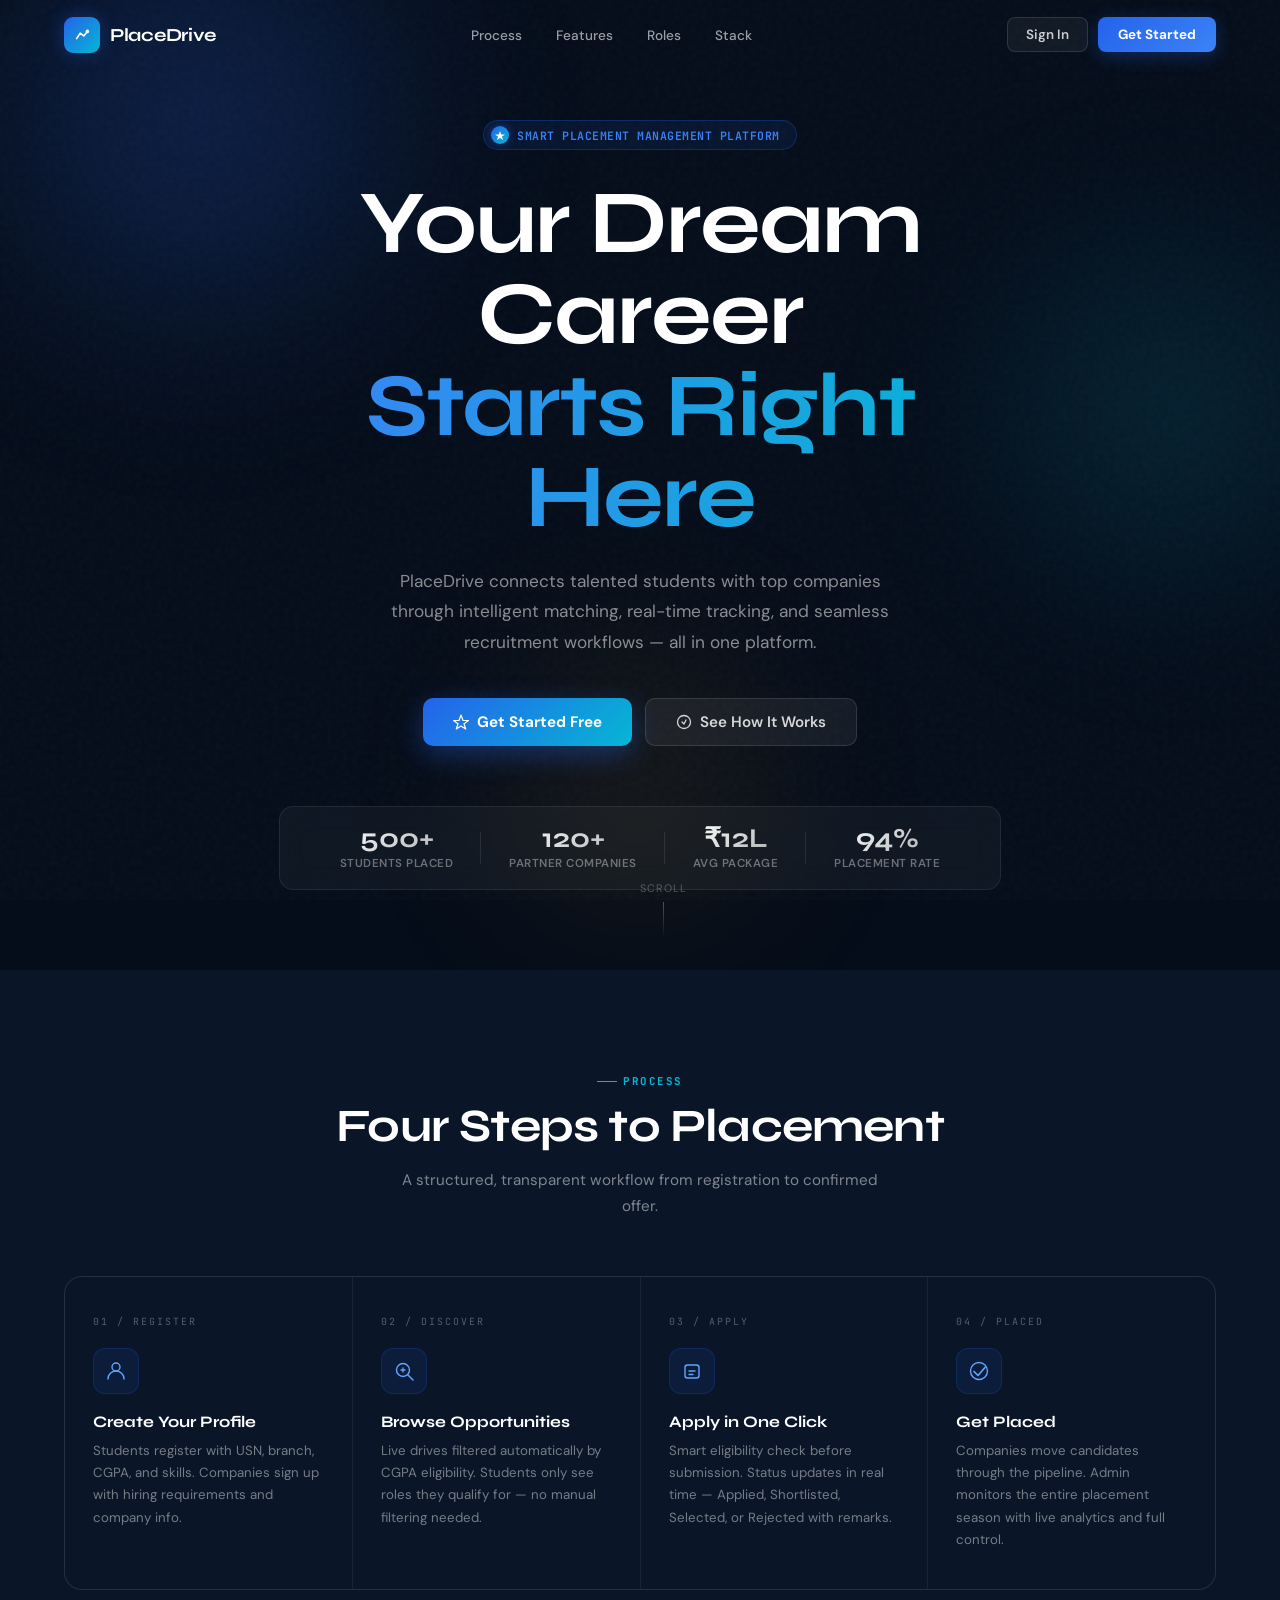
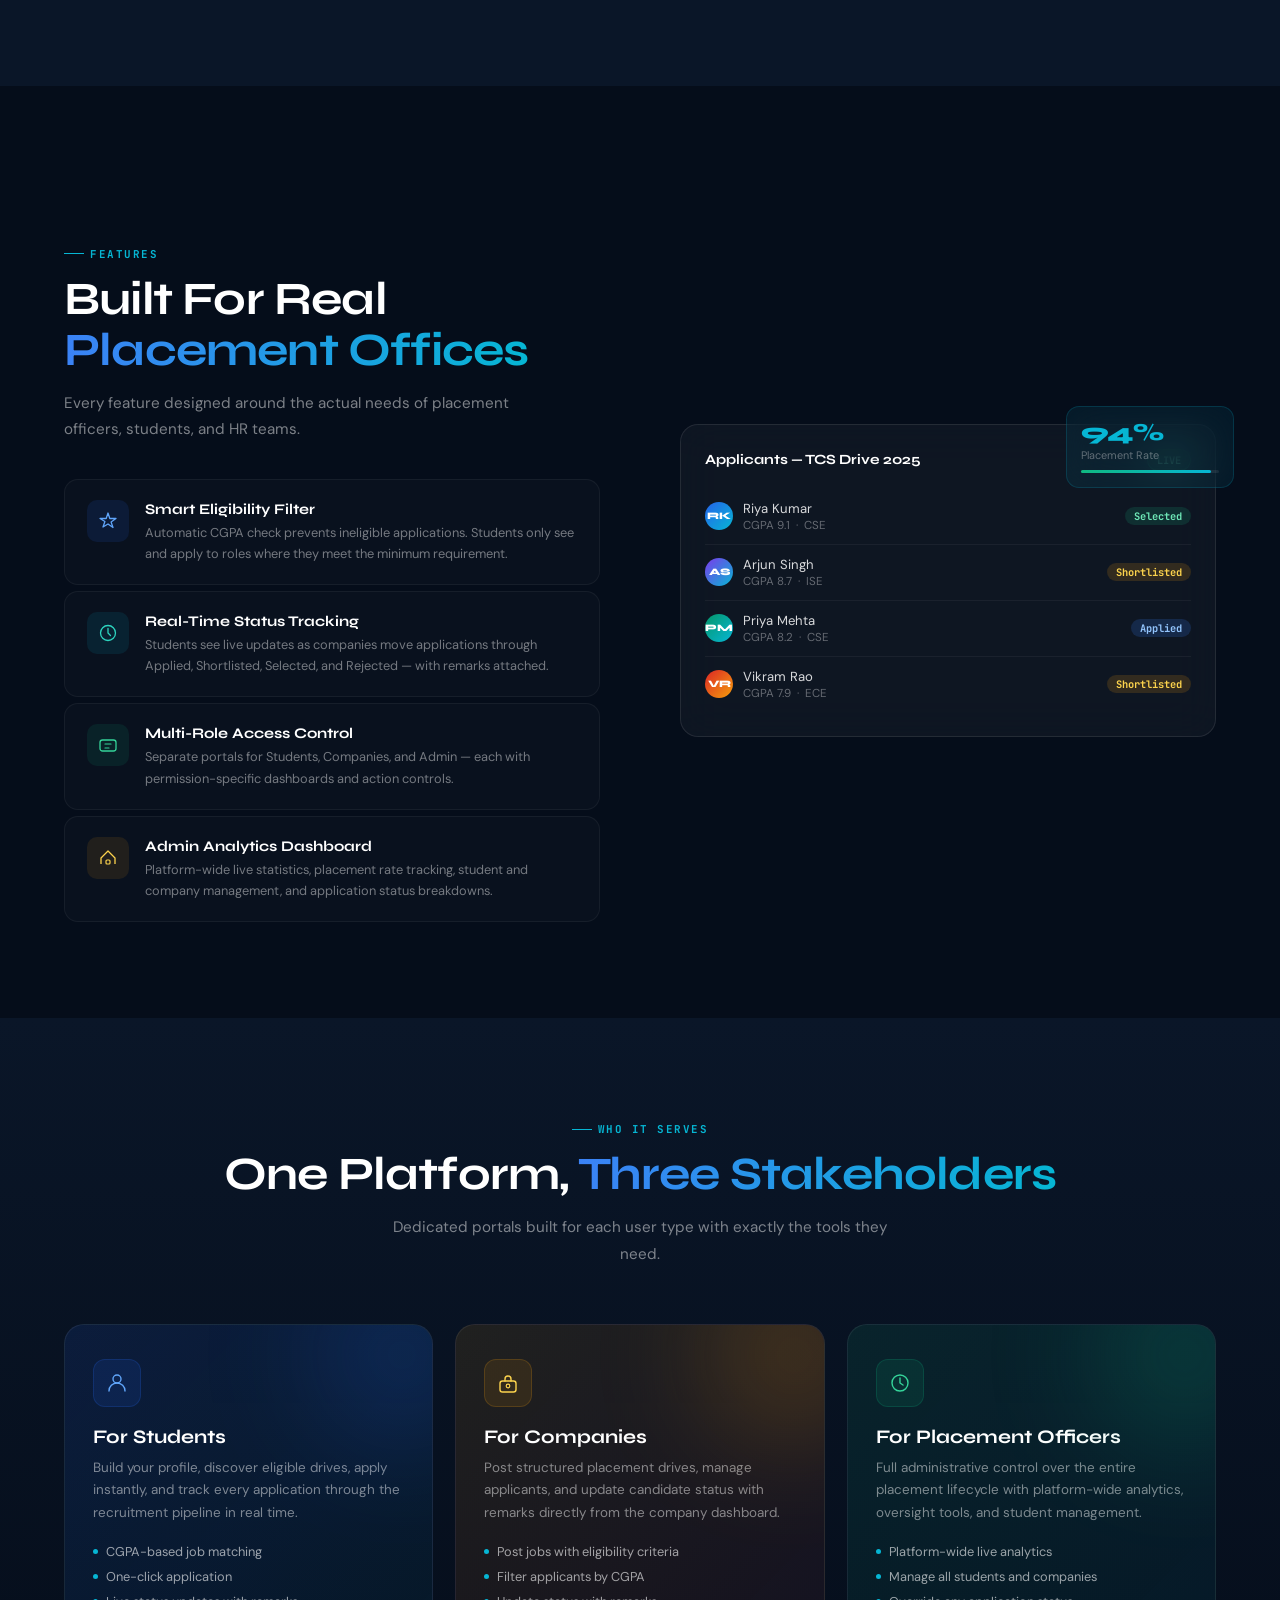
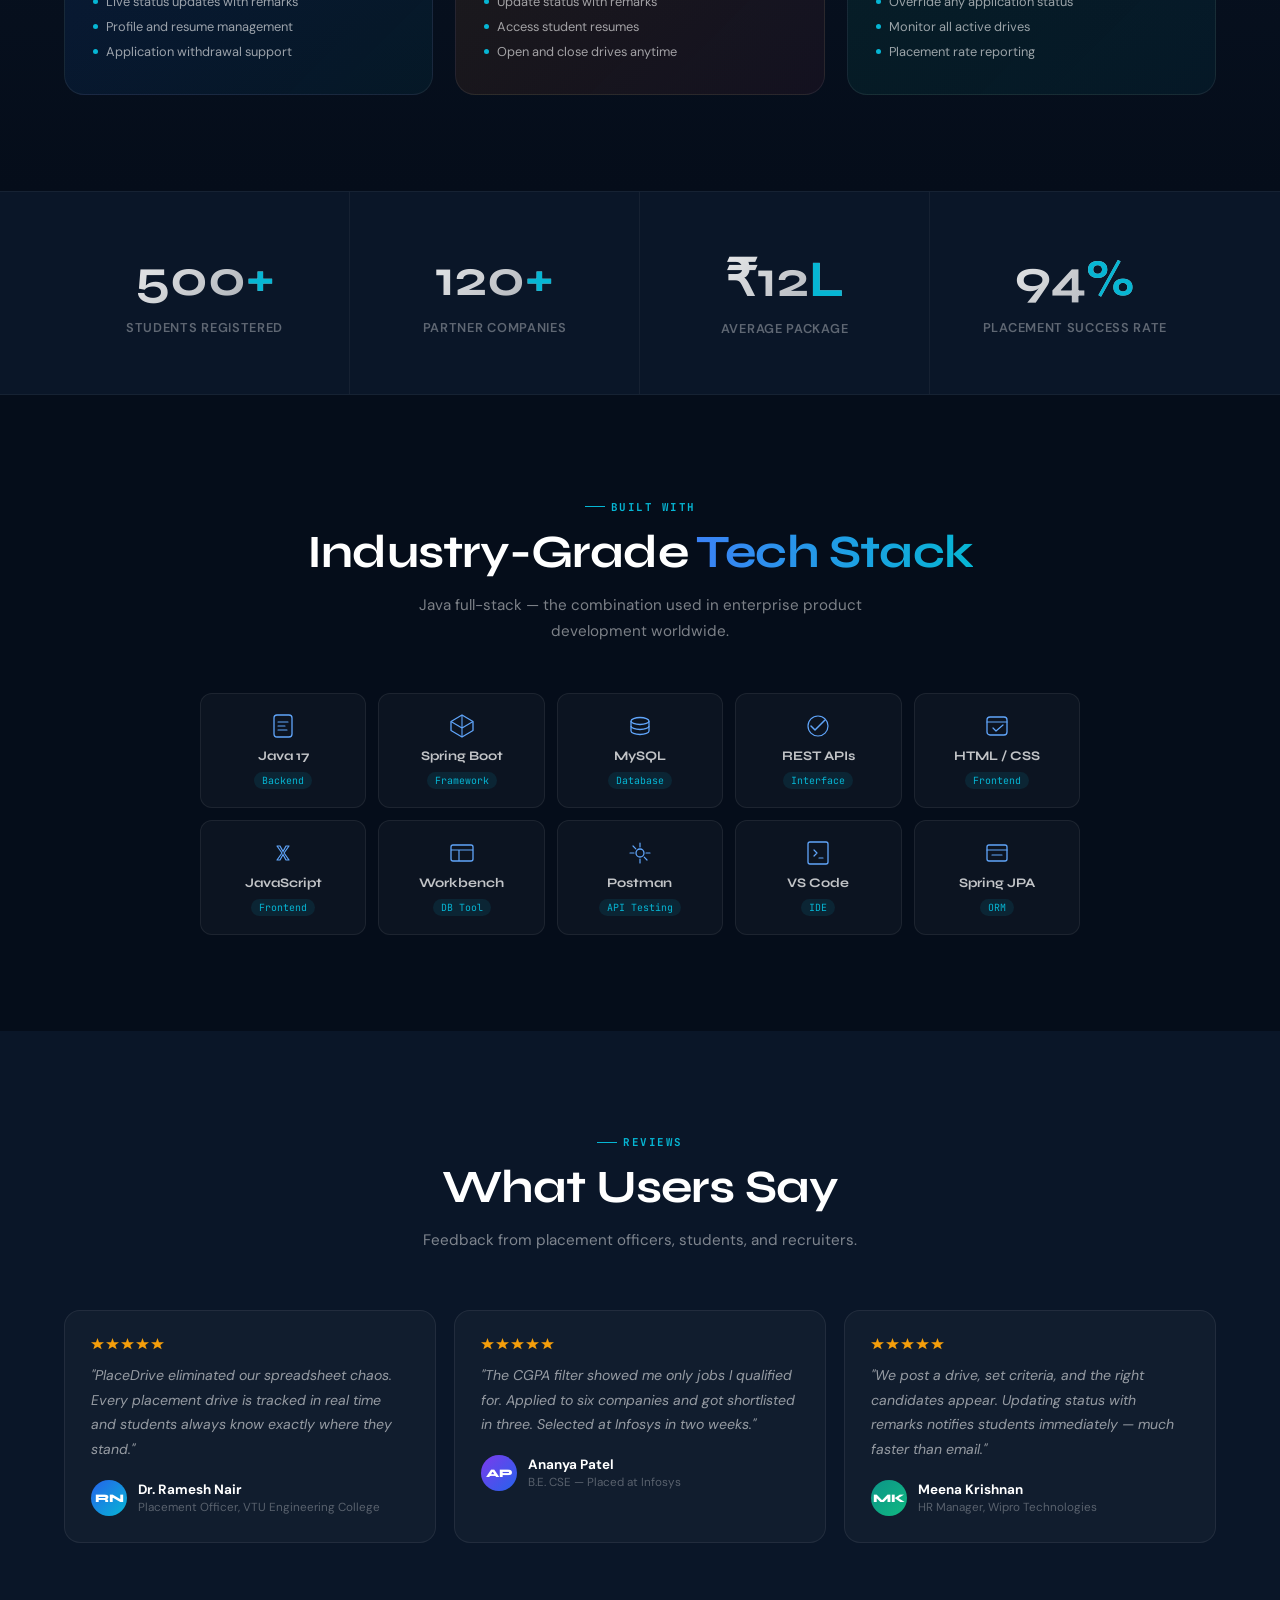
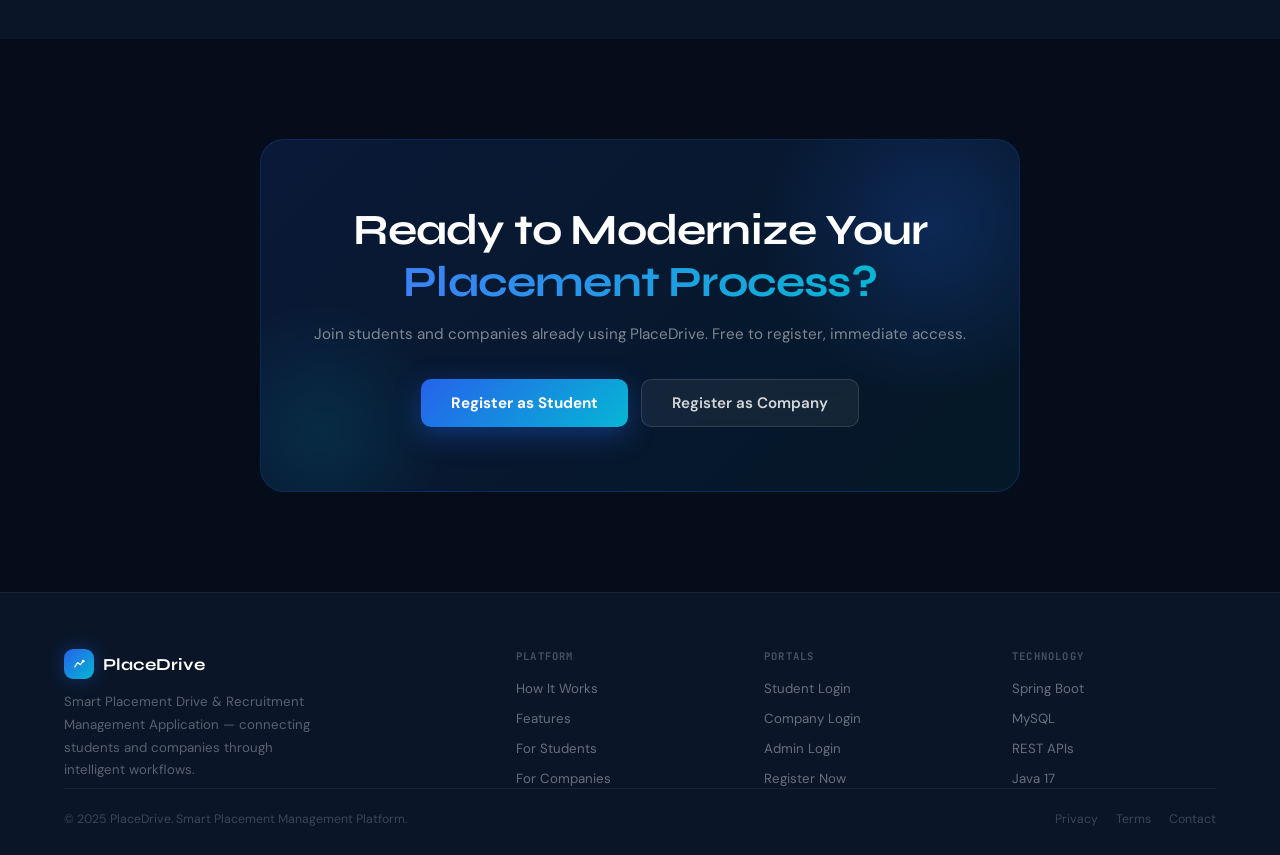
<file: frontend/Admin-dashboard.html>
<!DOCTYPE html>
<html lang="en">
<head>
<meta charset="UTF-8"/>
<meta name="viewport" content="width=device-width, initial-scale=1.0"/>
<title>PlacementDrive — Admin</title>
<link rel="stylesheet" href="css/style.css"/>
<style>
  .progress-bar { height: 6px; background: var(--border); border-radius: 3px; overflow: hidden; }
  .progress-fill { height: 100%; border-radius: 3px; transition: width 0.8s cubic-bezier(0.4,0,0.2,1); }
  .mini-chart { display: flex; align-items: flex-end; gap: 4px; height: 50px; }
  .mini-bar { flex: 1; background: var(--primary); border-radius: 3px 3px 0 0; opacity: 0.7; transition: opacity 0.2s; }
  .mini-bar:hover { opacity: 1; }
</style>
</head>
<body>
<div class="app-layout">
  <!-- SIDEBAR -->
  <aside class="sidebar">
    <div class="sidebar-brand">
      <div class="sidebar-brand-icon"></div>
      <div>
        <div class="sidebar-brand-text">PlacementDrive</div>
        <div class="sidebar-brand-sub">Admin Panel</div>
      </div>
    </div>
    <nav class="sidebar-nav">
      <span class="nav-section-label">Main</span>
      <button class="nav-item active" id="nav-dashboard"  onclick="showPage('dashboard')"><span class="nav-icon"><svg width="14" height="14" viewBox="0 0 14 14" fill="none"><rect x="1" y="1" width="5" height="5" rx="1" stroke="currentColor" stroke-width="1.2"/><rect x="8" y="1" width="5" height="5" rx="1" stroke="currentColor" stroke-width="1.2"/><rect x="1" y="8" width="5" height="5" rx="1" stroke="currentColor" stroke-width="1.2"/><rect x="8" y="8" width="5" height="5" rx="1" stroke="currentColor" stroke-width="1.2"/></svg></span> Dashboard</button>
      <button class="nav-item" id="nav-students"  onclick="showPage('students')"><span class="nav-icon"><svg width="14" height="14" viewBox="0 0 14 14" fill="none"><circle cx="7" cy="4.5" r="2.5" stroke="currentColor" stroke-width="1.2"/><path d="M1 13c0-3.314 2.686-6 6-6s6 2.686 6 6" stroke="currentColor" stroke-width="1.2" stroke-linecap="round"/></svg></span> Students</button>
      <button class="nav-item" id="nav-companies" onclick="showPage('companies')"><span class="nav-icon"><svg width="14" height="14" viewBox="0 0 14 14" fill="none"><rect x="2" y="5" width="10" height="8" rx="1.5" stroke="currentColor" stroke-width="1.2"/><path d="M5 5V4a2 2 0 014 0v1" stroke="currentColor" stroke-width="1.2" stroke-linecap="round"/></svg></span> Companies</button>
      <button class="nav-item" id="nav-jobs"      onclick="showPage('jobs')"><span class="nav-icon"><svg width="14" height="14" viewBox="0 0 14 14" fill="none"><rect x="1" y="2" width="12" height="10" rx="2" stroke="currentColor" stroke-width="1.2"/><path d="M4 6h6M4 9h4" stroke="currentColor" stroke-width="1.1" stroke-linecap="round"/></svg></span> All Jobs</button>
      <button class="nav-item" id="nav-applications" onclick="showPage('applications')"><span class="nav-icon"><svg width="14" height="14" viewBox="0 0 14 14" fill="none"><path d="M2 3h10M2 6h10M2 9h6" stroke="currentColor" stroke-width="1.2" stroke-linecap="round"/></svg></span> All Applications</button>
      <span class="nav-section-label">Account</span>
      <button class="nav-item" onclick="logout()"><span class="nav-icon"><svg width="14" height="14" viewBox="0 0 14 14" fill="none"><path d="M5 7h7M9.5 4.5L12 7l-2.5 2.5" stroke="currentColor" stroke-width="1.2" stroke-linecap="round" stroke-linejoin="round"/><path d="M7 2H3a1 1 0 00-1 1v8a1 1 0 001 1h4" stroke="currentColor" stroke-width="1.2" stroke-linecap="round"/></svg></span> Sign Out</button>
    </nav>
    <div class="sidebar-footer">
      <div class="user-info">
        <div class="user-avatar" id="sidebar-user-avatar">A</div>
        <div>
          <div class="user-name" id="sidebar-user-name">Admin</div>
          <div class="user-role" id="sidebar-user-role">Admin</div>
        </div>
      </div>
    </div>
  </aside>

  <!-- MAIN -->
  <div class="main-content">
    <div class="topbar">
      <div class="topbar-title" id="topbar-title">Admin Dashboard</div>
      <div class="topbar-right">
        <span style="font-size:0.82rem;color:var(--text-muted)" id="topbar-date"></span>
      </div>
    </div>
    <div class="page-content">

      <!-- ═══════════ DASHBOARD ═══════════ -->
      <div id="page-dashboard">
        <div class="page-header">
          <h2>Platform Overview</h2>
          <p>Real-time data from the database</p>
        </div>
        <div class="grid-4" style="margin-bottom:28px">
          <div class="stat-card"><div class="stat-icon blue"><svg width="20" height="20" viewBox="0 0 20 20" fill="none"><circle cx="10" cy="10" r="7" stroke="#1d4ed8" stroke-width="1.4"/></svg></div><div><div class="stat-value" id="stat-students">—</div><div class="stat-label">Total Students</div></div></div>
          <div class="stat-card"><div class="stat-icon amber"><svg width="20" height="20" viewBox="0 0 20 20" fill="none"><circle cx="10" cy="10" r="7" stroke="#1d4ed8" stroke-width="1.4"/></svg></div><div><div class="stat-value" id="stat-companies">—</div><div class="stat-label">Companies</div></div></div>
          <div class="stat-card"><div class="stat-icon green"><svg width="20" height="20" viewBox="0 0 20 20" fill="none"><circle cx="10" cy="10" r="7" stroke="#1d4ed8" stroke-width="1.4"/></svg></div><div><div class="stat-value" id="stat-jobs">—</div><div class="stat-label">Total Jobs</div></div></div>
          <div class="stat-card"><div class="stat-icon purple" style="background:#ede9fe"></div><div><div class="stat-value" id="stat-apps">—</div><div class="stat-label">Applications</div></div></div>
        </div>
        <div class="grid-4" style="margin-bottom:28px">
          <div class="stat-card"><div class="stat-icon green"><svg width="20" height="20" viewBox="0 0 20 20" fill="none"><circle cx="10" cy="10" r="7" stroke="#1d4ed8" stroke-width="1.4"/></svg></div><div><div class="stat-value" id="stat-selected">—</div><div class="stat-label">Students Selected</div></div></div>
          <div class="stat-card"><div class="stat-icon amber" style="background:#fef3c7">⭐</div><div><div class="stat-value" id="stat-shortlisted">—</div><div class="stat-label">Shortlisted</div></div></div>
          <div class="stat-card"><div class="stat-icon red" style="background:#fee2e2"></div><div><div class="stat-value" id="stat-rejected">—</div><div class="stat-label">Rejected</div></div></div>
          <div class="stat-card"><div class="stat-icon blue">⏳</div><div><div class="stat-value" id="stat-pending">—</div><div class="stat-label">Pending Review</div></div></div>
        </div>

        <div class="grid-2" style="align-items:start">
          <!-- Application status breakdown -->
          <div class="card">
            <div class="section-title mb-2">Application Status Breakdown</div>
            <div id="status-breakdown"></div>
          </div>
          <!-- Recent activity -->
          <div class="card">
            <div class="section-header"><div class="section-title">Recent Applications</div><button class="btn btn-ghost btn-sm" onclick="showPage('applications')">View all</button></div>
            <div id="dash-recent-apps"><div class="page-loading"><div class="spin"></div></div></div>
          </div>
        </div>
      </div>

      <!-- ═══════════ STUDENTS ═══════════ -->
      <div id="page-students" class="hidden">
        <div class="page-header"><h2>All Students</h2><p>View all registered students</p></div>
        <div class="filter-bar">
          <div class="search-box" style="flex:1">
            <span class="search-icon"></span>
            <input type="text" class="form-control" id="stu-search" placeholder="Search by name, USN, branch..." oninput="filterStudents()"/>
          </div>
          <select class="form-control" style="width:160px" id="stu-branch-filter" onchange="filterStudents()">
            <option value="">All Branches</option>
          </select>
        </div>
        <div class="card card-flat" style="padding:0">
          <div class="table-wrap">
            <table>
              <thead>
                <tr><th>#</th><th>Name</th><th>Email</th><th>USN</th><th>Branch</th><th>CGPA</th><th>Skills</th><th>Resume</th></tr>
              </thead>
              <tbody id="students-tbody"><tr><td colspan="8" style="text-align:center;padding:40px"><div class="page-loading"><div class="spin"></div></div></td></tr></tbody>
            </table>
          </div>
        </div>
      </div>

      <!-- ═══════════ COMPANIES ═══════════ -->
      <div id="page-companies" class="hidden">
        <div class="page-header"><h2>All Companies</h2><p>View all registered companies</p></div>
        <div class="filter-bar">
          <div class="search-box" style="flex:1">
            <span class="search-icon"></span>
            <input type="text" class="form-control" id="comp-search" placeholder="Search by name, industry..." oninput="filterCompanies()"/>
          </div>
        </div>
        <div id="companies-grid" class="grid-3">
          <div class="page-loading"><div class="spin"></div></div>
        </div>
      </div>

      <!-- ═══════════ ALL JOBS ═══════════ -->
      <div id="page-jobs" class="hidden">
        <div class="page-header"><h2>All Job Postings</h2><p>View all jobs across all companies</p></div>
        <div class="filter-bar">
          <div class="search-box" style="flex:1">
            <span class="search-icon"></span>
            <input type="text" class="form-control" id="job-search" placeholder="Search by role, company..." oninput="filterAllJobs()"/>
          </div>
          <select class="form-control" style="width:150px" id="job-status-filter" onchange="filterAllJobs()">
            <option value="">All Status</option>
            <option>Open</option>
            <option>Closed</option>
          </select>
        </div>
        <div class="card card-flat" style="padding:0">
          <div class="table-wrap">
            <table>
              <thead>
                <tr><th>#</th><th>Company</th><th>Role</th><th>Package</th><th>Min CGPA</th><th>Openings</th><th>Type</th><th>Deadline</th><th>Status</th></tr>
              </thead>
              <tbody id="all-jobs-tbody"><tr><td colspan="9" style="text-align:center;padding:40px"><div class="page-loading"><div class="spin"></div></div></td></tr></tbody>
            </table>
          </div>
        </div>
      </div>

      <!-- ═══════════ ALL APPLICATIONS ═══════════ -->
      <div id="page-applications" class="hidden">
        <div class="page-header"><h2>All Applications</h2><p>View and manage every application in the system</p></div>
        <div class="filter-bar">
          <div class="search-box" style="flex:1">
            <span class="search-icon"></span>
            <input type="text" class="form-control" id="all-app-search" placeholder="Search by student, company, role..." oninput="filterAllApplications()"/>
          </div>
          <select class="form-control" style="width:180px" id="all-app-status" onchange="filterAllApplications()">
            <option value="">All Statuses</option>
            <option>Applied</option>
            <option>Shortlisted</option>
            <option>Selected</option>
            <option>Rejected</option>
          </select>
        </div>
        <div class="card card-flat" style="padding:0">
          <div class="table-wrap">
            <table>
              <thead>
                <tr><th>#</th><th>Student</th><th>USN</th><th>Company</th><th>Role</th><th>Package</th><th>CGPA</th><th>Applied On</th><th>Status</th><th>Remarks</th><th>Action</th></tr>
              </thead>
              <tbody id="all-apps-tbody"><tr><td colspan="11" style="text-align:center;padding:40px"><div class="page-loading"><div class="spin"></div></div></td></tr></tbody>
            </table>
          </div>
        </div>
      </div>

    </div>
  </div>
</div>

<!-- UPDATE STATUS MODAL (admin) -->
<div class="modal-overlay hidden" id="modal-admin-status">
  <div class="modal" style="max-width:380px">
    <div class="modal-header">
      <h3>Update Status</h3>
      <button class="modal-close" onclick="closeModal('modal-admin-status')"></button>
    </div>
    <div class="modal-body">
      <div class="form-group">
        <label class="form-label">New Status</label>
        <select id="admin-new-status" class="form-control">
          <option>Applied</option><option>Shortlisted</option><option>Selected</option><option>Rejected</option>
        </select>
      </div>
      <div class="form-group">
        <label class="form-label">Remarks</label>
        <textarea id="admin-remarks" class="form-control" rows="2" placeholder="Optional note..."></textarea>
      </div>
      <input type="hidden" id="admin-update-app-id"/>
      <button class="btn btn-primary w-full" onclick="adminUpdateStatus()">Update Status</button>
    </div>
  </div>
</div>

<div id="toast-container"></div>
<script src="js/utils.js"></script>
<script>
  if (!requireAuth(['admin'])) { /* redirected */ }
  renderSidebarUser();
  document.getElementById('topbar-date').textContent = new Date().toLocaleDateString('en-IN', {weekday:'long',day:'numeric',month:'long'});

  let allStudents = [], allCompanies = [], allJobs = [], allApplications = [];

  function showPage(page) {
    ['dashboard','students','companies','jobs','applications'].forEach(p => {
      document.getElementById('page-'+p).classList.toggle('hidden', p !== page);
      document.getElementById('nav-'+p)?.classList.toggle('active', p === page);
    });
    const titles = { dashboard:'Admin Dashboard', students:'All Students', companies:'All Companies', jobs:'All Jobs', applications:'All Applications' };
    document.getElementById('topbar-title').textContent = titles[page];
    if (page === 'dashboard')    loadDashboard();
    if (page === 'students')     loadStudents();
    if (page === 'companies')    loadCompanies();
    if (page === 'jobs')         loadAllJobs();
    if (page === 'applications') loadAllApplications();
  }

  // ── DASHBOARD ────────────────────────────────────────────────────────────────
  async function loadDashboard() {
    try {
      const [stuRes, compRes, jobRes, appRes, statsRes] = await Promise.all([
        api.get('/students/all'),
        api.get('/companies/all'),
        api.get('/jobs/all'),
        api.get('/applications/all'),
        api.get('/applications/stats')
      ]);

      const students     = stuRes || [];
      const companies    = compRes || [];
      const jobs         = jobRes || [];
      const apps         = appRes.applications || [];
      const stats        = statsRes;

      document.getElementById('stat-students').textContent   = students.length;
      document.getElementById('stat-companies').textContent  = companies.length;
      document.getElementById('stat-jobs').textContent       = jobs.length;
      document.getElementById('stat-apps').textContent       = apps.length;
      document.getElementById('stat-selected').textContent   = stats.totalSelected   || 0;
      document.getElementById('stat-shortlisted').textContent= stats.totalShortlisted || 0;
      document.getElementById('stat-rejected').textContent   = stats.totalRejected   || 0;
      document.getElementById('stat-pending').textContent    = stats.totalPending    || 0;

      // Status breakdown bars
      const total = apps.length || 1;
      const breakdown = [
        { label: 'Applied',     count: stats.totalPending || 0,     color: '#3b82f6' },
        { label: 'Shortlisted', count: stats.totalShortlisted || 0, color: '#f59e0b' },
        { label: 'Selected',    count: stats.totalSelected || 0,    color: '#10b981' },
        { label: 'Rejected',    count: stats.totalRejected || 0,    color: '#ef4444' },
      ];
      document.getElementById('status-breakdown').innerHTML = breakdown.map(b => `
        <div style="margin-bottom:14px">
          <div style="display:flex;justify-content:space-between;font-size:0.82rem;margin-bottom:5px">
            <span style="font-weight:500">${b.label}</span>
            <span style="color:var(--text-muted)">${b.count} (${Math.round(b.count/total*100)}%)</span>
          </div>
          <div class="progress-bar"><div class="progress-fill" style="width:${Math.round(b.count/total*100)}%;background:${b.color}"></div></div>
        </div>`).join('');

      // Recent applications
      const recentEl = document.getElementById('dash-recent-apps');
      const recent = apps.slice(-5).reverse();
      recentEl.innerHTML = recent.length ? recent.map(a => `
        <div style="display:flex;justify-content:space-between;align-items:center;padding:10px 0;border-bottom:1px solid var(--border-light)">
          <div>
            <div style="font-weight:600;font-size:0.82rem">${a.student?.user?.name || '—'}</div>
            <div style="font-size:0.75rem;color:var(--text-muted)">${a.job?.company?.companyName || '—'} · ${a.job?.role || '—'}</div>
          </div>
          ${badgeHtml(a.status)}
        </div>`).join('') : emptyState('No applications yet');

    } catch(e) { showToast('Failed to load dashboard', 'error'); }
  }

  // ── STUDENTS ─────────────────────────────────────────────────────────────────
  async function loadStudents() {
    try {
      allStudents = await api.get('/students/all');
      // Build branch filter options
      const branches = [...new Set(allStudents.map(s => s.branch).filter(Boolean))];
      const sel = document.getElementById('stu-branch-filter');
      sel.innerHTML = '<option value="">All Branches</option>' + branches.map(b => `<option>${b}</option>`).join('');
      renderStudents(allStudents);
    } catch(e) { showToast('Failed to load students', 'error'); }
  }

  function renderStudents(students) {
    const tbody = document.getElementById('students-tbody');
    if (!students.length) { tbody.innerHTML = `<tr><td colspan="8">${emptyState('No students found')}</td></tr>`; return; }
    tbody.innerHTML = students.map((s, i) => `
      <tr>
        <td>${i + 1}</td>
        <td>
          <div style="display:flex;align-items:center;gap:10px">
            <div style="width:32px;height:32px;border-radius:50%;background:var(--primary);color:#fff;display:flex;align-items:center;justify-content:center;font-size:0.78rem;font-weight:700;flex-shrink:0">${avatarLetter(s.user?.name)}</div>
            <strong>${s.user?.name || '—'}</strong>
          </div>
        </td>
        <td style="font-size:0.82rem;color:var(--text-muted)">${s.user?.email || '—'}</td>
        <td>${s.usn || '—'}</td>
        <td><span class="badge badge-primary">${s.branch || '—'}</span></td>
        <td><strong>${s.cgpa || '—'}</strong></td>
        <td style="font-size:0.78rem">${(s.skills || '').split(',').slice(0,3).join(', ') || '—'}</td>
        <td>${s.resumeLink ? `<a href="${s.resumeLink}" target="_blank" class="btn btn-outline btn-sm"> View</a>` : '—'}</td>
      </tr>`).join('');
  }

  function filterStudents() {
    const q      = document.getElementById('stu-search').value.toLowerCase();
    const branch = document.getElementById('stu-branch-filter').value;
    renderStudents(allStudents.filter(s => {
      const matchQ = !q || s.user?.name?.toLowerCase().includes(q) || s.usn?.toLowerCase().includes(q) || s.branch?.toLowerCase().includes(q);
      const matchB = !branch || s.branch === branch;
      return matchQ && matchB;
    }));
  }

  // ── COMPANIES ────────────────────────────────────────────────────────────────
  async function loadCompanies() {
    try {
      allCompanies = await api.get('/companies/all');
      renderCompanies(allCompanies);
    } catch(e) { showToast('Failed to load companies', 'error'); }
  }

  function renderCompanies(companies) {
    const grid = document.getElementById('companies-grid');
    if (!companies.length) { grid.innerHTML = emptyState('No companies registered'); return; }
    grid.innerHTML = companies.map(c => `
      <div class="card">
        <div style="display:flex;align-items:center;gap:14px;margin-bottom:14px">
          <div style="width:48px;height:48px;border-radius:var(--radius);background:linear-gradient(135deg,var(--primary-dark),var(--primary));color:#fff;display:flex;align-items:center;justify-content:center;font-family:var(--font-display);font-size:1.2rem;font-weight:800;flex-shrink:0">${avatarLetter(c.companyName)}</div>
          <div>
            <div style="font-family:var(--font-display);font-weight:700;font-size:1rem">${c.companyName}</div>
            <span class="badge badge-primary" style="margin-top:3px">${c.industry || 'N/A'}</span>
          </div>
        </div>
        <div style="font-size:0.82rem;color:var(--text-muted);margin-bottom:12px;line-height:1.5">${c.description || 'No description provided.'}</div>
        <div style="font-size:0.78rem;color:var(--text-secondary)"> ${c.contactEmail || c.user?.email || '—'}</div>
        ${c.website ? `<div style="font-size:0.78rem;color:var(--primary);margin-top:4px"> <a href="${c.website}" target="_blank">${c.website}</a></div>` : ''}
      </div>`).join('');
  }

  function filterCompanies() {
    const q = document.getElementById('comp-search').value.toLowerCase();
    renderCompanies(allCompanies.filter(c =>
      !q || c.companyName?.toLowerCase().includes(q) || c.industry?.toLowerCase().includes(q)
    ));
  }

  // ── ALL JOBS ─────────────────────────────────────────────────────────────────
  async function loadAllJobs() {
    try {
      allJobs = await api.get('/jobs/all');
      renderAllJobs(allJobs);
    } catch(e) { showToast('Failed to load jobs', 'error'); }
  }

  function renderAllJobs(jobs) {
    const tbody = document.getElementById('all-jobs-tbody');
    if (!jobs.length) { tbody.innerHTML = `<tr><td colspan="9">${emptyState('No jobs found')}</td></tr>`; return; }
    tbody.innerHTML = jobs.map((j, i) => `
      <tr>
        <td>${i + 1}</td>
        <td><strong>${j.company?.companyName || '—'}</strong></td>
        <td>${j.role}</td>
        <td>${packageLabel(j.packageAmount)}</td>
        <td>${j.minCgpa}</td>
        <td>${j.openings || '—'}</td>
        <td>${j.jobType || '—'}</td>
        <td>${formatDate(j.deadline)}</td>
        <td>${badgeHtml(j.status)}</td>
      </tr>`).join('');
  }

  function filterAllJobs() {
    const q      = document.getElementById('job-search').value.toLowerCase();
    const status = document.getElementById('job-status-filter').value;
    renderAllJobs(allJobs.filter(j => {
      const matchQ = !q || j.role?.toLowerCase().includes(q) || j.company?.companyName?.toLowerCase().includes(q);
      const matchS = !status || j.status === status;
      return matchQ && matchS;
    }));
  }

  // ── ALL APPLICATIONS ──────────────────────────────────────────────────────────
  async function loadAllApplications() {
    try {
      const res = await api.get('/applications/all');
      allApplications = res.applications || [];
      renderAllApplications(allApplications);
    } catch(e) { showToast('Failed to load applications', 'error'); }
  }

  function renderAllApplications(apps) {
    const tbody = document.getElementById('all-apps-tbody');
    if (!apps.length) { tbody.innerHTML = `<tr><td colspan="11">${emptyState('No applications found')}</td></tr>`; return; }
    tbody.innerHTML = apps.map((a, i) => `
      <tr>
        <td>${i + 1}</td>
        <td><strong>${a.student?.user?.name || '—'}</strong><br><span style="font-size:0.72rem;color:var(--text-muted)">${a.student?.user?.email || ''}</span></td>
        <td>${a.student?.usn || '—'}</td>
        <td>${a.job?.company?.companyName || '—'}</td>
        <td>${a.job?.role || '—'}</td>
        <td>${packageLabel(a.job?.packageAmount)}</td>
        <td><strong>${a.student?.cgpa || '—'}</strong></td>
        <td>${formatDate(a.appliedDate)}</td>
        <td>${badgeHtml(a.status)}</td>
        <td style="font-size:0.78rem;color:var(--text-muted);max-width:150px">${a.remarks || '—'}</td>
        <td><button class="btn btn-outline btn-sm" onclick="openAdminStatusModal(${a.id}, '${a.status}')">Update</button></td>
      </tr>`).join('');
  }

  function filterAllApplications() {
    const q      = document.getElementById('all-app-search').value.toLowerCase();
    const status = document.getElementById('all-app-status').value;
    renderAllApplications(allApplications.filter(a => {
      const matchQ = !q || a.student?.user?.name?.toLowerCase().includes(q)
                       || a.job?.company?.companyName?.toLowerCase().includes(q)
                       || a.job?.role?.toLowerCase().includes(q)
                       || a.student?.usn?.toLowerCase().includes(q);
      const matchS = !status || a.status === status;
      return matchQ && matchS;
    }));
  }

  function openAdminStatusModal(appId, currentStatus) {
    document.getElementById('admin-update-app-id').value = appId;
    document.getElementById('admin-new-status').value    = currentStatus;
    document.getElementById('admin-remarks').value       = '';
    openModal('modal-admin-status');
  }

  async function adminUpdateStatus() {
    const appId   = document.getElementById('admin-update-app-id').value;
    const status  = document.getElementById('admin-new-status').value;
    const remarks = document.getElementById('admin-remarks').value.trim();
    try {
      const data = await api.put('/applications/status/' + appId, { status, remarks });
      if (data.success) {
        showToast('Status updated to ' + status, 'success');
        closeModal('modal-admin-status');
        loadAllApplications();
      } else showToast(data.message, 'error');
    } catch(e) { showToast('Failed to update status', 'error'); }
  }

  // Init
  loadDashboard();
</script>
</body>
</html>
</file>
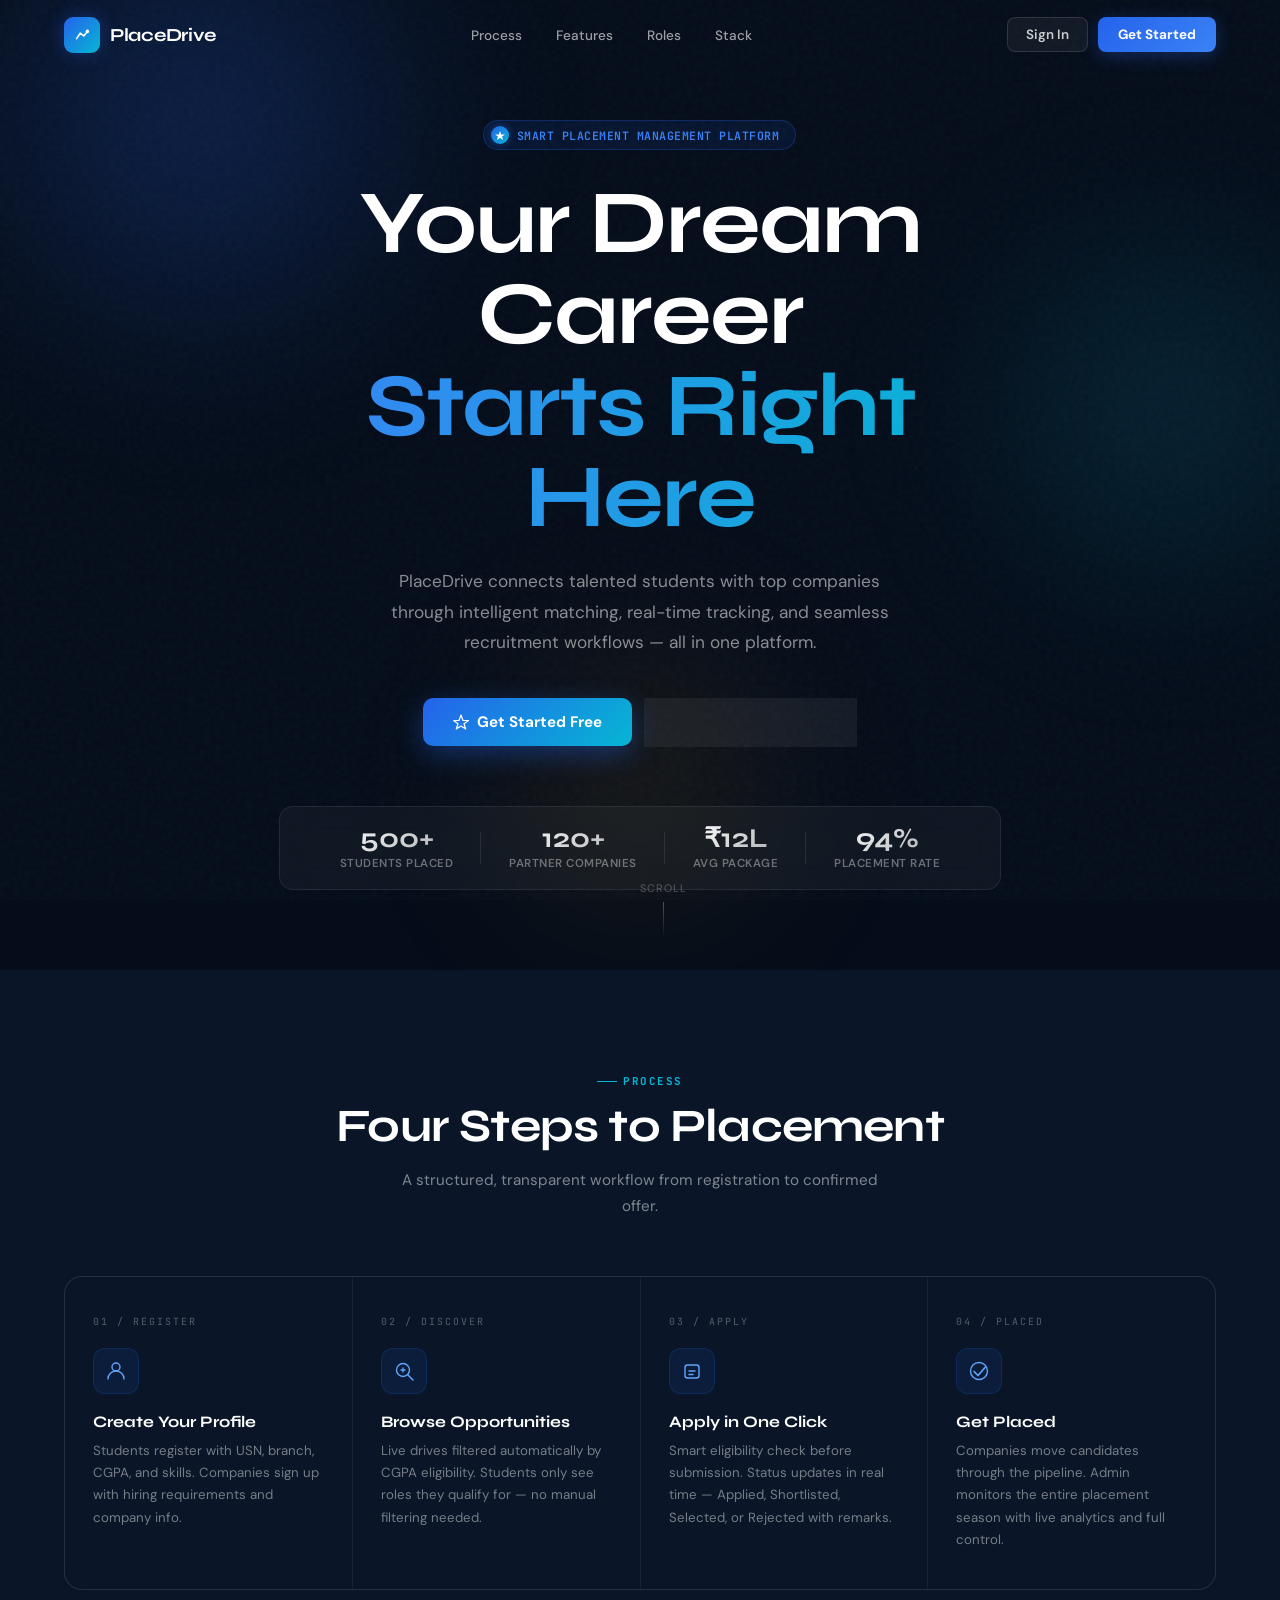
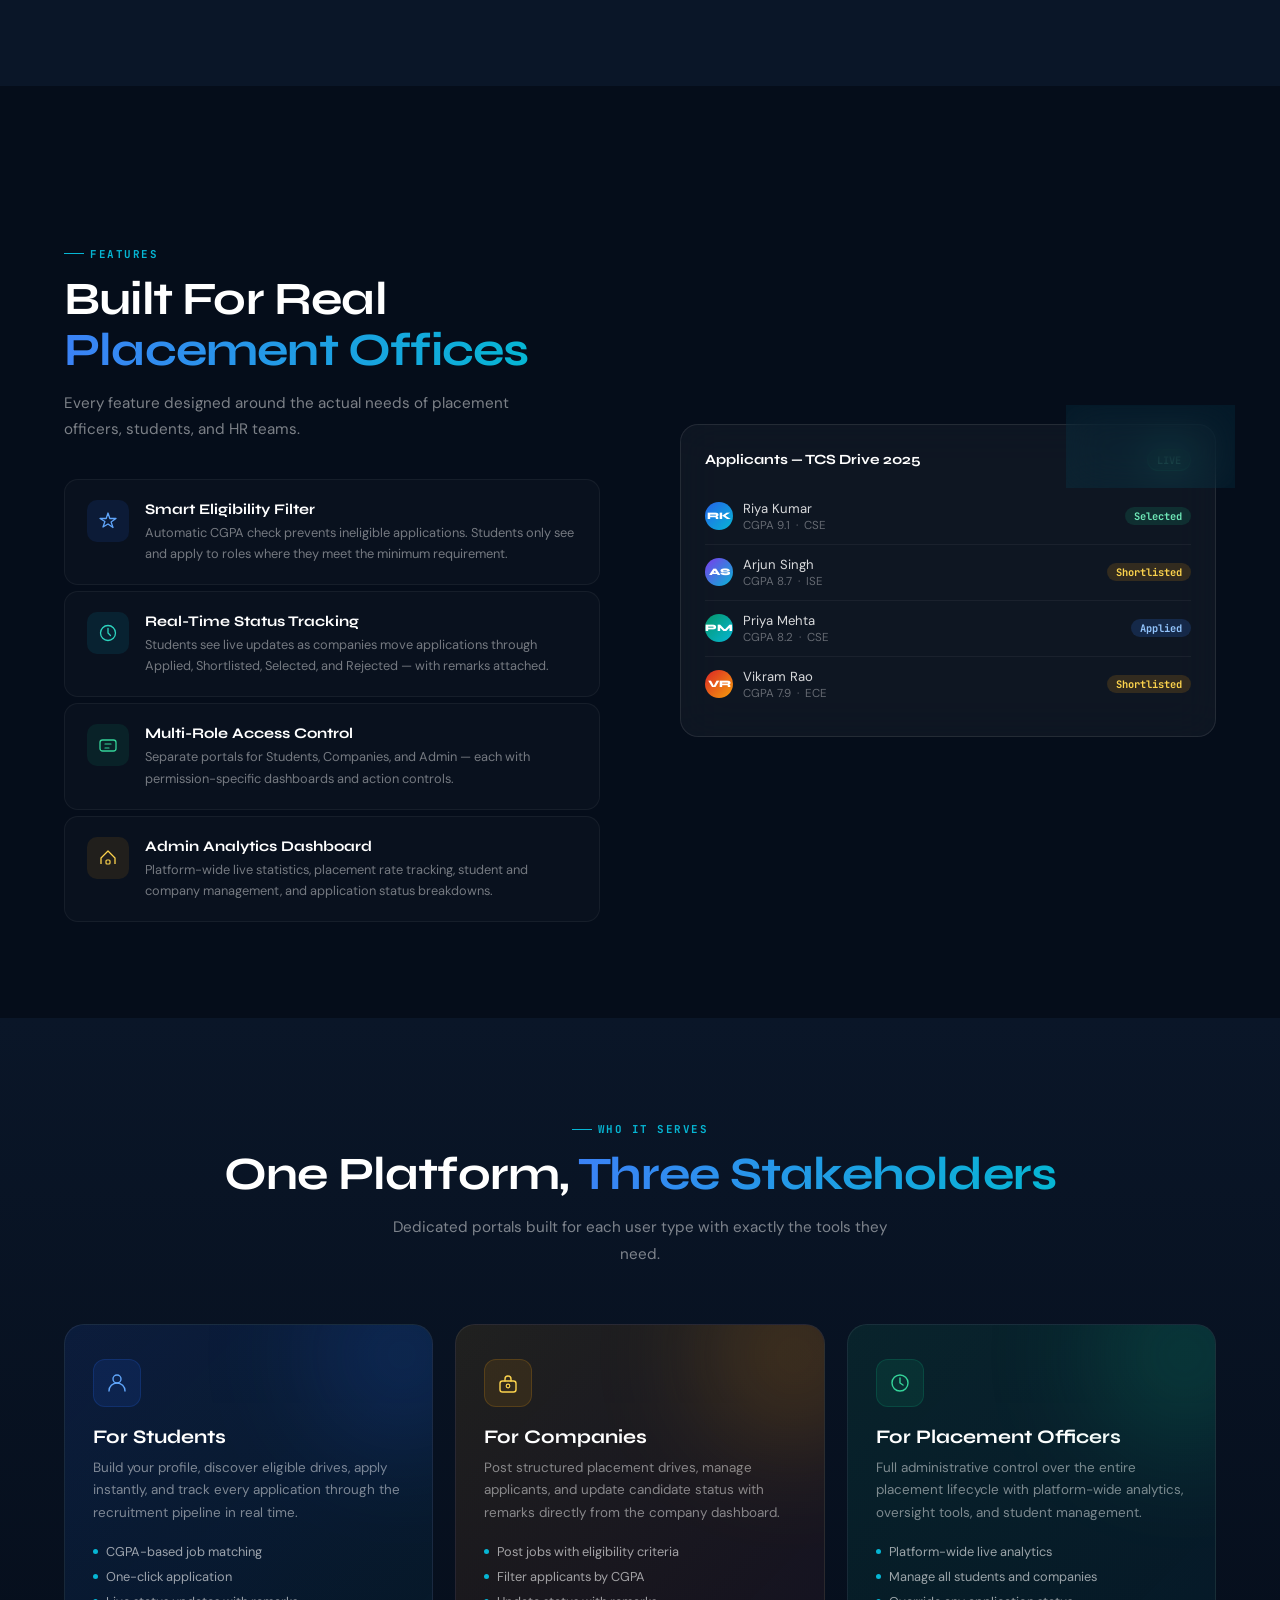
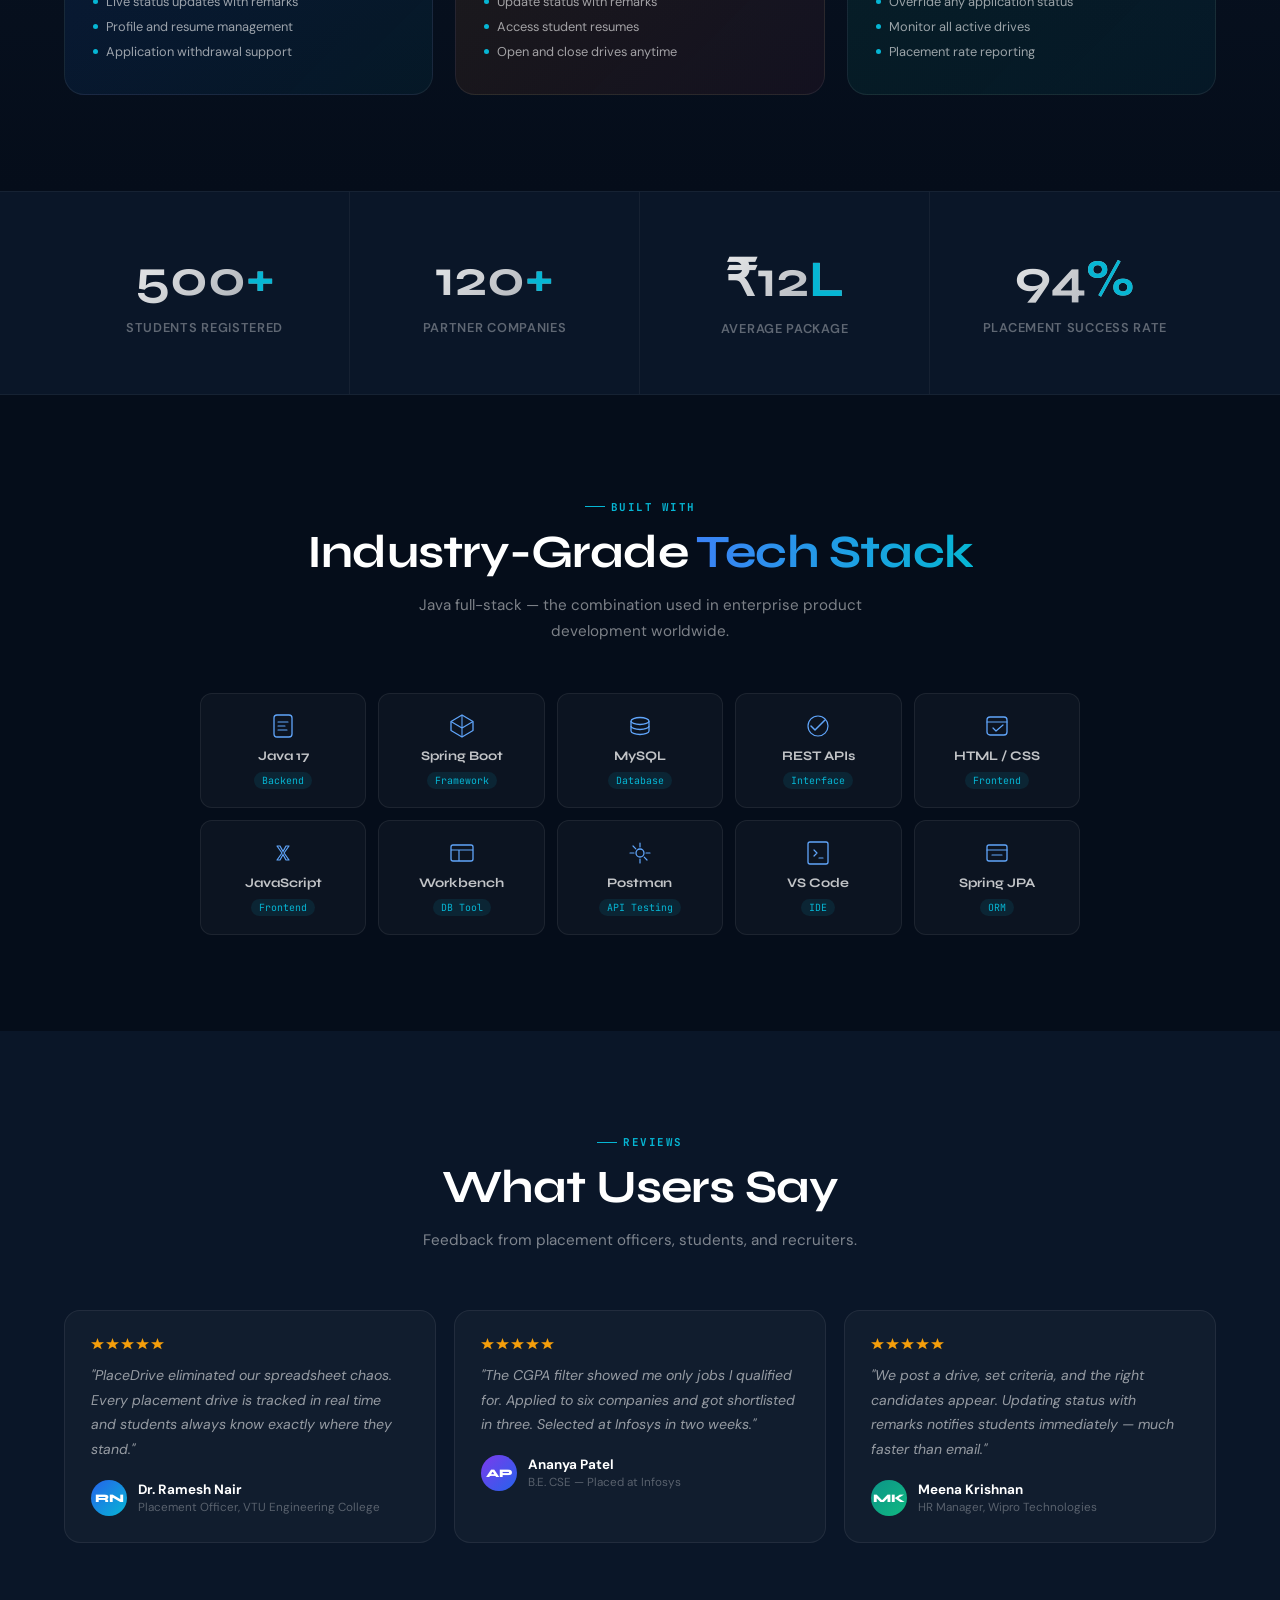
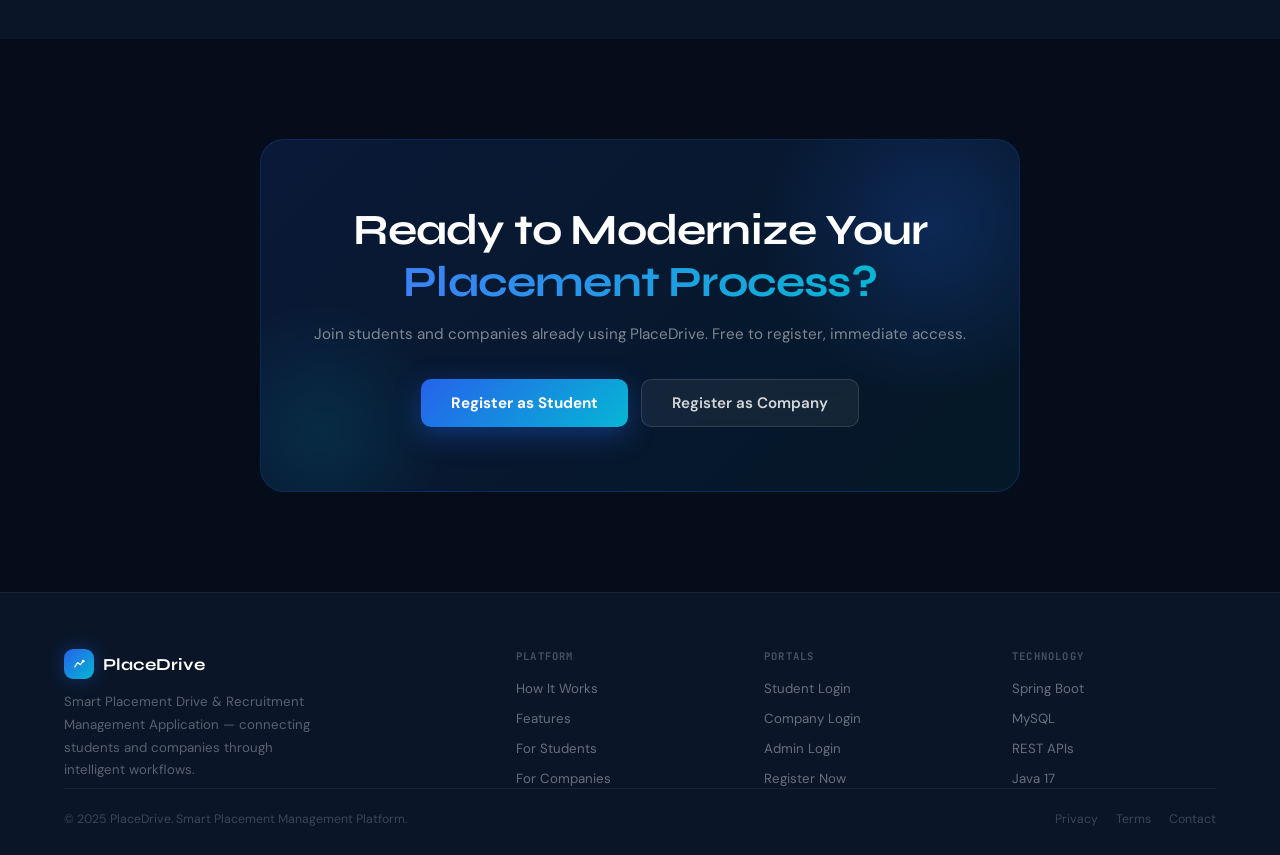
<file: frontend/Company-dashboard.html>
<!DOCTYPE html>
<html lang="en">
<head>
<meta charset="UTF-8"/>
<meta name="viewport" content="width=device-width, initial-scale=1.0"/>
<title>PlacementDrive — Company</title>
<link rel="stylesheet" href="css/style.css"/>
</head>
<body>
<div class="app-layout">
  <!-- SIDEBAR -->
  <aside class="sidebar">
    <div class="sidebar-brand">
      <div class="sidebar-brand-icon"></div>
      <div>
        <div class="sidebar-brand-text">PlacementDrive</div>
        <div class="sidebar-brand-sub">Company Portal</div>
      </div>
    </div>
    <nav class="sidebar-nav">
      <span class="nav-section-label">Main</span>
      <button class="nav-item active" id="nav-dashboard" onclick="showPage('dashboard')"><span class="nav-icon"><svg width="14" height="14" viewBox="0 0 14 14" fill="none"><rect x="1" y="1" width="5" height="5" rx="1" stroke="currentColor" stroke-width="1.2"/><rect x="8" y="1" width="5" height="5" rx="1" stroke="currentColor" stroke-width="1.2"/><rect x="1" y="8" width="5" height="5" rx="1" stroke="currentColor" stroke-width="1.2"/><rect x="8" y="8" width="5" height="5" rx="1" stroke="currentColor" stroke-width="1.2"/></svg></span> Dashboard</button>
      <button class="nav-item" id="nav-jobs" onclick="showPage('jobs')"><span class="nav-icon"><svg width="14" height="14" viewBox="0 0 14 14" fill="none"><rect x="1" y="2" width="12" height="10" rx="2" stroke="currentColor" stroke-width="1.2"/><path d="M4 6h6M4 9h4" stroke="currentColor" stroke-width="1.1" stroke-linecap="round"/></svg></span> My Job Postings</button>
      <button class="nav-item" id="nav-applicants" onclick="showPage('applicants')"><span class="nav-icon"><svg width="14" height="14" viewBox="0 0 14 14" fill="none"><circle cx="5" cy="4" r="2" stroke="currentColor" stroke-width="1.1"/><path d="M1 12c0-2.21 1.79-4 4-4s4 1.79 4 4" stroke="currentColor" stroke-width="1.1" stroke-linecap="round"/><path d="M9.5 6.5l1.5 1.5-1.5 1.5M11 8h2" stroke="currentColor" stroke-width="1.1" stroke-linecap="round" stroke-linejoin="round"/></svg></span> Applicants</button>
      <span class="nav-section-label">Account</span>
      <button class="nav-item" id="nav-profile" onclick="showPage('profile')"><span class="nav-icon"><svg width="14" height="14" viewBox="0 0 14 14" fill="none"><rect x="2" y="5" width="10" height="8" rx="1.5" stroke="currentColor" stroke-width="1.2"/><path d="M5 5V4a2 2 0 014 0v1" stroke="currentColor" stroke-width="1.2" stroke-linecap="round"/></svg></span> Company Profile</button>
      <button class="nav-item" onclick="logout()"><span class="nav-icon"><svg width="14" height="14" viewBox="0 0 14 14" fill="none"><path d="M5 7h7M9.5 4.5L12 7l-2.5 2.5" stroke="currentColor" stroke-width="1.2" stroke-linecap="round" stroke-linejoin="round"/><path d="M7 2H3a1 1 0 00-1 1v8a1 1 0 001 1h4" stroke="currentColor" stroke-width="1.2" stroke-linecap="round"/></svg></span> Sign Out</button>
    </nav>
    <div class="sidebar-footer">
      <div class="user-info">
        <div class="user-avatar" id="sidebar-user-avatar">C</div>
        <div>
          <div class="user-name" id="sidebar-user-name">Company</div>
          <div class="user-role" id="sidebar-user-role">Company</div>
        </div>
      </div>
    </div>
  </aside>

  <!-- MAIN -->
  <div class="main-content">
    <div class="topbar">
      <div class="topbar-title" id="topbar-title">Dashboard</div>
      <div class="topbar-right">
        <button class="btn btn-primary btn-sm" onclick="showPage('jobs');openModal('modal-post-job')">+ Post New Job</button>
      </div>
    </div>
    <div class="page-content">

      <!-- ═══════════ DASHBOARD ═══════════ -->
      <div id="page-dashboard">
        <div class="page-header">
          <h2 id="comp-welcome">Company Dashboard</h2>
          <p>Manage your job postings and review applicants</p>
        </div>
        <div class="grid-4" style="margin-bottom:28px">
          <div class="stat-card"><div class="stat-icon blue"><svg width="20" height="20" viewBox="0 0 20 20" fill="none"><circle cx="10" cy="10" r="7" stroke="#1d4ed8" stroke-width="1.4"/></svg></div><div><div class="stat-value" id="stat-jobs">—</div><div class="stat-label">Total Jobs</div></div></div>
          <div class="stat-card"><div class="stat-icon green"><svg width="20" height="20" viewBox="0 0 20 20" fill="none"><circle cx="10" cy="10" r="7" stroke="#1d4ed8" stroke-width="1.4"/></svg></div><div><div class="stat-value" id="stat-open-jobs">—</div><div class="stat-label">Open Jobs</div></div></div>
          <div class="stat-card"><div class="stat-icon amber"><svg width="20" height="20" viewBox="0 0 20 20" fill="none"><circle cx="10" cy="10" r="7" stroke="#1d4ed8" stroke-width="1.4"/></svg></div><div><div class="stat-value" id="stat-total-apps">—</div><div class="stat-label">Total Applicants</div></div></div>
          <div class="stat-card"><div class="stat-icon green"><svg width="20" height="20" viewBox="0 0 20 20" fill="none"><circle cx="10" cy="10" r="7" stroke="#1d4ed8" stroke-width="1.4"/></svg></div><div><div class="stat-value" id="stat-selected">—</div><div class="stat-label">Selected</div></div></div>
        </div>
        <div class="grid-2" style="align-items:start">
          <div class="card">
            <div class="section-header"><div class="section-title">Recent Job Postings</div><button class="btn btn-ghost btn-sm" onclick="showPage('jobs')">View all</button></div>
            <div id="dash-jobs-list"><div class="page-loading"><div class="spin"></div></div></div>
          </div>
          <div class="card">
            <div class="section-header"><div class="section-title">Recent Applicants</div><button class="btn btn-ghost btn-sm" onclick="showPage('applicants')">View all</button></div>
            <div id="dash-apps-list"><div class="page-loading"><div class="spin"></div></div></div>
          </div>
        </div>
      </div>

      <!-- ═══════════ MY JOB POSTINGS ═══════════ -->
      <div id="page-jobs" class="hidden">
        <div class="page-header">
          <h2>My Job Postings</h2>
          <p>Manage all jobs posted by your company</p>
        </div>
        <div class="filter-bar">
          <div class="search-box" style="flex:1">
            <span class="search-icon"></span>
            <input type="text" class="form-control" id="job-search" placeholder="Search by role, type..." oninput="filterMyJobs()"/>
          </div>
          <select class="form-control" style="width:150px" id="job-status-filter" onchange="filterMyJobs()">
            <option value="">All Status</option>
            <option>Open</option>
            <option>Closed</option>
          </select>
          <button class="btn btn-primary btn-sm" onclick="openModal('modal-post-job')">+ Post Job</button>
        </div>
        <div id="company-jobs-grid" class="grid-auto">
          <div class="page-loading"><div class="spin"></div></div>
        </div>
      </div>

      <!-- ═══════════ APPLICANTS ═══════════ -->
      <div id="page-applicants" class="hidden">
        <div class="page-header">
          <h2>Applicants</h2>
          <p>Review and manage candidates for your jobs</p>
        </div>
        <div class="filter-bar">
          <select class="form-control" style="width:220px" id="app-job-filter" onchange="filterApplicants()">
            <option value="">All Jobs</option>
          </select>
          <select class="form-control" style="width:170px" id="app-status-filter" onchange="filterApplicants()">
            <option value="">All Statuses</option>
            <option>Applied</option>
            <option>Shortlisted</option>
            <option>Selected</option>
            <option>Rejected</option>
          </select>
        </div>
        <div class="card card-flat" style="padding:0">
          <div class="table-wrap">
            <table>
              <thead>
                <tr>
                  <th>#</th>
                  <th>Student</th>
                  <th>USN</th>
                  <th>Branch</th>
                  <th>CGPA</th>
                  <th>Job Role</th>
                  <th>Applied On</th>
                  <th>Status</th>
                  <th>Actions</th>
                </tr>
              </thead>
              <tbody id="applicants-tbody">
                <tr><td colspan="9" style="text-align:center;padding:40px;color:var(--text-muted)"><div class="page-loading"><div class="spin"></div></div></td></tr>
              </tbody>
            </table>
          </div>
        </div>
      </div>

      <!-- ═══════════ COMPANY PROFILE ═══════════ -->
      <div id="page-profile" class="hidden">
        <div class="page-header"><h2>Company Profile</h2><p>Your company information registered in the system</p></div>
        <div class="grid-2" style="align-items:start">
          <div>
            <div class="profile-card">
              <div class="profile-avatar" id="comp-avatar">C</div>
              <div class="profile-name" id="comp-name">—</div>
              <div class="profile-meta" id="comp-meta">—</div>
              <div class="profile-stats">
                <div><div class="profile-stat-val" id="comp-stat-jobs">—</div><div class="profile-stat-lbl">Jobs Posted</div></div>
                <div><div class="profile-stat-val" id="comp-stat-apps">—</div><div class="profile-stat-lbl">Applications</div></div>
                <div><div class="profile-stat-val" id="comp-stat-sel">—</div><div class="profile-stat-lbl">Selected</div></div>
              </div>
            </div>
          </div>
          <div class="card" id="comp-detail-card">
            <div class="page-loading"><div class="spin"></div></div>
          </div>
        </div>
      </div>

    </div>
  </div>
</div>

<!-- POST JOB MODAL -->
<div class="modal-overlay hidden" id="modal-post-job">
  <div class="modal">
    <div class="modal-header">
      <h3 id="post-job-modal-title">Post New Job</h3>
      <button class="modal-close" onclick="closeModal('modal-post-job')"></button>
    </div>
    <div class="modal-body">
      <div id="post-job-alert"></div>
      <div style="display:grid;grid-template-columns:1fr 1fr;gap:12px">
        <div class="form-group"><label class="form-label">Job Role *</label><input type="text" id="j-role" class="form-control" placeholder="Java Developer"/></div>
        <div class="form-group"><label class="form-label">Package (LPA) *</label><input type="number" id="j-package" class="form-control" placeholder="7.5" step="0.5"/></div>
        <div class="form-group"><label class="form-label">Min CGPA *</label><input type="number" id="j-cgpa" class="form-control" placeholder="7.0" step="0.1" min="0" max="10"/></div>
        <div class="form-group"><label class="form-label">Openings</label><input type="number" id="j-openings" class="form-control" placeholder="5"/></div>
        <div class="form-group"><label class="form-label">Job Type</label>
          <select id="j-type" class="form-control"><option>Full-time</option><option>Internship</option><option>Contract</option></select>
        </div>
        <div class="form-group"><label class="form-label">Location</label><input type="text" id="j-location" class="form-control" placeholder="Bengaluru"/></div>
        <div class="form-group"><label class="form-label">Application Deadline</label><input type="date" id="j-deadline" class="form-control"/></div>
        <div class="form-group"><label class="form-label">Required Skills</label><input type="text" id="j-skills" class="form-control" placeholder="Java,MySQL,Spring"/></div>
      </div>
      <div class="form-group"><label class="form-label">Job Description</label><textarea id="j-desc" class="form-control" rows="3" placeholder="Describe the role, responsibilities..."></textarea></div>
      <button class="btn btn-primary w-full" onclick="submitJob()" id="post-job-btn">Post Job</button>
    </div>
  </div>
</div>

<!-- UPDATE STATUS MODAL -->
<div class="modal-overlay hidden" id="modal-update-status">
  <div class="modal" style="max-width:380px">
    <div class="modal-header">
      <h3>Update Application Status</h3>
      <button class="modal-close" onclick="closeModal('modal-update-status')"></button>
    </div>
    <div class="modal-body">
      <div class="form-group">
        <label class="form-label">New Status</label>
        <select id="new-status" class="form-control">
          <option>Applied</option>
          <option>Shortlisted</option>
          <option>Selected</option>
          <option>Rejected</option>
        </select>
      </div>
      <div class="form-group">
        <label class="form-label">Remarks (Optional)</label>
        <textarea id="status-remarks" class="form-control" rows="2" placeholder="Add a note for the candidate..."></textarea>
      </div>
      <input type="hidden" id="update-app-id"/>
      <button class="btn btn-primary w-full" onclick="submitStatusUpdate()">Update Status</button>
    </div>
  </div>
</div>

<div id="toast-container"></div>
<script src="js/utils.js"></script>
<script>
  if (!requireAuth(['company'])) { /* redirected */ }
  renderSidebarUser();
  const user = Session.get();
  let myJobs = [], allApplicants = [];

  function showPage(page) {
    ['dashboard','jobs','applicants','profile'].forEach(p => {
      document.getElementById('page-'+p).classList.toggle('hidden', p !== page);
      document.getElementById('nav-'+p)?.classList.toggle('active', p === page);
    });
    const titles = { dashboard:'Dashboard', jobs:'My Job Postings', applicants:'Applicants', profile:'Company Profile' };
    document.getElementById('topbar-title').textContent = titles[page];
    if (page === 'dashboard')  loadDashboard();
    if (page === 'jobs')       loadMyJobs();
    if (page === 'applicants') loadAllApplicants();
    if (page === 'profile')    loadProfile();
  }

  // ── DASHBOARD ────────────────────────────────────────────────────────────────
  async function loadDashboard() {
    document.getElementById('comp-welcome').textContent = `Welcome, ${user.name}! `;
    try {
      const jobsRes = await api.get('/jobs/company/' + user.companyId);
      const jobs = jobsRes.jobs || [];
      document.getElementById('stat-jobs').textContent = jobs.length;
      document.getElementById('stat-open-jobs').textContent = jobs.filter(j => j.status === 'Open').length;

      let totalApps = 0, totalSelected = 0;
      const appPromises = jobs.map(j => api.get('/applications/job/' + j.id));
      const allJobApps = await Promise.all(appPromises);
      allJobApps.forEach(r => {
        const apps = r.applications || [];
        totalApps += apps.length;
        totalSelected += apps.filter(a => a.status === 'Selected').length;
      });
      document.getElementById('stat-total-apps').textContent = totalApps;
      document.getElementById('stat-selected').textContent = totalSelected;

      // Recent jobs
      const dashJobs = document.getElementById('dash-jobs-list');
      const recentJobs = jobs.slice(-4).reverse();
      dashJobs.innerHTML = recentJobs.length ? recentJobs.map(j => `
        <div style="display:flex;justify-content:space-between;align-items:center;padding:11px 0;border-bottom:1px solid var(--border-light)">
          <div><div style="font-weight:600;font-size:0.875rem">${j.role}</div><div style="font-size:0.78rem;color:var(--text-muted)">${packageLabel(j.packageAmount)} · ${j.jobType || ''}</div></div>
          ${badgeHtml(j.status)}
        </div>`).join('') : emptyState('No jobs posted yet');

      // Recent applicants (from first job with apps)
      const dashApps = document.getElementById('dash-apps-list');
      const recentApps = allJobApps.flatMap(r => r.applications || []).slice(-4).reverse();
      dashApps.innerHTML = recentApps.length ? recentApps.map(a => `
        <div style="display:flex;justify-content:space-between;align-items:center;padding:11px 0;border-bottom:1px solid var(--border-light)">
          <div>
            <div style="font-weight:600;font-size:0.875rem">${a.student?.user?.name || '—'}</div>
            <div style="font-size:0.78rem;color:var(--text-muted)">${a.job?.role || '—'} · CGPA ${a.student?.cgpa || '—'}</div>
          </div>
          ${badgeHtml(a.status)}
        </div>`).join('') : emptyState('No applicants yet');
    } catch(e) { showToast('Failed to load dashboard', 'error'); }
  }

  // ── MY JOBS ───────────────────────────────────────────────────────────────────
  async function loadMyJobs() {
    try {
      const res = await api.get('/jobs/company/' + user.companyId);
      myJobs = res.jobs || [];
      renderMyJobs(myJobs);
    } catch(e) { showToast('Failed to load jobs', 'error'); }
  }

  function renderMyJobs(jobs) {
    const grid = document.getElementById('company-jobs-grid');
    if (!jobs.length) { grid.innerHTML = emptyState('No jobs posted yet. Click + Post Job to start.'); return; }
    grid.innerHTML = jobs.map(j => `
      <div class="job-card">
        <div class="job-card-header">
          <div><div class="job-role">${j.role}</div><div class="job-company">${j.jobType || '—'}</div></div>
          ${badgeHtml(j.status)}
        </div>
        <div class="job-meta">
          <span class="job-meta-item"> ${packageLabel(j.packageAmount)}</span>
          <span class="job-meta-item"> Min ${j.minCgpa} CGPA</span>
          <span class="job-meta-item"> ${j.openings || 0} openings</span>
          <span class="job-meta-item"> ${j.location || 'N/A'}</span>
        </div>
        <div style="font-size:0.78rem;color:var(--text-muted);margin-bottom:12px"> Deadline: ${formatDate(j.deadline)}</div>
        <div class="job-actions">
          <button class="btn btn-outline btn-sm" onclick="viewApplicantsForJob(${j.id})"> Applicants</button>
          ${j.status === 'Open' ? `<button class="btn btn-ghost btn-sm" onclick="closeJob(${j.id})">Close</button>` : ''}
          <button class="btn btn-ghost btn-sm" style="color:var(--danger)" onclick="deleteJob(${j.id})">Delete</button>
        </div>
      </div>`).join('');
  }

  function filterMyJobs() {
    const q      = document.getElementById('job-search').value.toLowerCase();
    const status = document.getElementById('job-status-filter').value;
    renderMyJobs(myJobs.filter(j => {
      const matchQ = !q || j.role?.toLowerCase().includes(q) || j.jobType?.toLowerCase().includes(q);
      const matchS = !status || j.status === status;
      return matchQ && matchS;
    }));
  }

  async function closeJob(jobId) {
    if (!confirm('Close this job? Students will no longer be able to apply.')) return;
    try {
      const d = await api.put('/jobs/close/' + jobId);
      if (d.success) { showToast('Job closed', 'info'); loadMyJobs(); }
      else showToast(d.message, 'error');
    } catch(e) { showToast('Failed to close job', 'error'); }
  }

  async function deleteJob(jobId) {
    if (!confirm('Delete this job posting? This cannot be undone.')) return;
    try {
      const d = await api.delete('/jobs/delete/' + jobId);
      if (d.success) { showToast('Job deleted', 'info'); loadMyJobs(); }
      else showToast(d.message, 'error');
    } catch(e) { showToast('Failed to delete job', 'error'); }
  }

  // ── POST JOB ──────────────────────────────────────────────────────────────────
  async function submitJob() {
    const role     = document.getElementById('j-role').value.trim();
    const pkg      = parseFloat(document.getElementById('j-package').value) || 0;
    const cgpa     = parseFloat(document.getElementById('j-cgpa').value) || 0;
    const openings = parseInt(document.getElementById('j-openings').value) || 0;
    const jobType  = document.getElementById('j-type').value;
    const location = document.getElementById('j-location').value.trim();
    const deadline = document.getElementById('j-deadline').value;
    const skills   = document.getElementById('j-skills').value.trim();
    const desc     = document.getElementById('j-desc').value.trim();

    if (!role || !pkg || !cgpa) {
      document.getElementById('post-job-alert').innerHTML = '<div class="alert alert-error">Please fill required fields (Role, Package, Min CGPA)</div>';
      return;
    }

    const btn = document.getElementById('post-job-btn');
    btn.innerHTML = '<span class="spinner"></span> Posting...'; btn.disabled = true;

    try {
      const data = await api.post('/jobs/post/' + user.companyId, {
        role, packageAmount: pkg, minCgpa: cgpa, openings, jobType, location, deadline, requiredSkills: skills, description: desc
      });
      if (data.success) {
        showToast('Job posted successfully!', 'success');
        closeModal('modal-post-job');
        ['j-role','j-package','j-cgpa','j-openings','j-location','j-deadline','j-skills','j-desc'].forEach(id => document.getElementById(id).value = '');
        document.getElementById('post-job-alert').innerHTML = '';
        loadMyJobs();
      } else {
        document.getElementById('post-job-alert').innerHTML = `<div class="alert alert-error">${data.message}</div>`;
      }
    } catch(e) { document.getElementById('post-job-alert').innerHTML = '<div class="alert alert-error">Server error</div>'; }
    finally { btn.innerHTML = 'Post Job'; btn.disabled = false; }
  }

  // ── APPLICANTS ────────────────────────────────────────────────────────────────
  async function loadAllApplicants() {
    try {
      const jobsRes = await api.get('/jobs/company/' + user.companyId);
      const jobs = jobsRes.jobs || [];

      // Populate job filter dropdown
      const sel = document.getElementById('app-job-filter');
      sel.innerHTML = '<option value="">All Jobs</option>' + jobs.map(j => `<option value="${j.id}">${j.role}</option>`).join('');

      // Fetch all applicants for all jobs
      const appResults = await Promise.all(jobs.map(j => api.get('/applications/job/' + j.id)));
      allApplicants = appResults.flatMap(r => r.applications || []);
      renderApplicants(allApplicants);
    } catch(e) { showToast('Failed to load applicants', 'error'); }
  }

  function viewApplicantsForJob(jobId) {
    showPage('applicants');
    setTimeout(() => {
      document.getElementById('app-job-filter').value = jobId;
      filterApplicants();
    }, 300);
  }

  function renderApplicants(apps) {
    const tbody = document.getElementById('applicants-tbody');
    if (!apps.length) { tbody.innerHTML = `<tr><td colspan="9">${emptyState('No applicants found')}</td></tr>`; return; }
    tbody.innerHTML = apps.map((a, i) => `
      <tr>
        <td>${i + 1}</td>
        <td><strong>${a.student?.user?.name || '—'}</strong><br><span style="font-size:0.75rem;color:var(--text-muted)">${a.student?.user?.email || ''}</span></td>
        <td>${a.student?.usn || '—'}</td>
        <td>${a.student?.branch || '—'}</td>
        <td><strong>${a.student?.cgpa || '—'}</strong></td>
        <td>${a.job?.role || '—'}</td>
        <td>${formatDate(a.appliedDate)}</td>
        <td>${badgeHtml(a.status)}</td>
        <td>
          <button class="btn btn-outline btn-sm" onclick="openStatusModal(${a.id}, '${a.status}')">Update</button>
          ${a.student?.resumeLink ? `<a href="${a.student.resumeLink}" target="_blank" class="btn btn-ghost btn-sm" style="margin-left:4px">Resume</a>` : ''}
        </td>
      </tr>`).join('');
  }

  function filterApplicants() {
    const jobId  = document.getElementById('app-job-filter').value;
    const status = document.getElementById('app-status-filter').value;
    renderApplicants(allApplicants.filter(a => {
      const matchJob    = !jobId  || a.job?.id == jobId;
      const matchStatus = !status || a.status === status;
      return matchJob && matchStatus;
    }));
  }

  function openStatusModal(appId, currentStatus) {
    document.getElementById('update-app-id').value = appId;
    document.getElementById('new-status').value = currentStatus;
    document.getElementById('status-remarks').value = '';
    openModal('modal-update-status');
  }

  async function submitStatusUpdate() {
    const appId   = document.getElementById('update-app-id').value;
    const status  = document.getElementById('new-status').value;
    const remarks = document.getElementById('status-remarks').value.trim();
    try {
      const data = await api.put('/applications/status/' + appId, { status, remarks });
      if (data.success) {
        showToast('Status updated to ' + status, 'success');
        closeModal('modal-update-status');
        loadAllApplicants();
      } else showToast(data.message, 'error');
    } catch(e) { showToast('Failed to update status', 'error'); }
  }

  // ── PROFILE ───────────────────────────────────────────────────────────────────
  async function loadProfile() {
    try {
      const [compRes, jobsRes] = await Promise.all([
        api.get('/companies/' + user.companyId),
        api.get('/jobs/company/' + user.companyId)
      ]);
      const c = compRes.company;
      const jobs = jobsRes.jobs || [];
      let totalApps = 0, totalSel = 0;
      const appResults = await Promise.all(jobs.map(j => api.get('/applications/job/' + j.id)));
      appResults.forEach(r => {
        const apps = r.applications || [];
        totalApps += apps.length;
        totalSel  += apps.filter(a => a.status === 'Selected').length;
      });

      document.getElementById('comp-avatar').textContent = avatarLetter(c.companyName);
      document.getElementById('comp-name').textContent   = c.companyName;
      document.getElementById('comp-meta').textContent   = `${c.industry || ''} ${c.industry && c.website ? '·' : ''} ${c.website || ''}`;
      document.getElementById('comp-stat-jobs').textContent = jobs.length;
      document.getElementById('comp-stat-apps').textContent = totalApps;
      document.getElementById('comp-stat-sel').textContent  = totalSel;

      document.getElementById('comp-detail-card').innerHTML = `
        <div class="section-title mb-2">Company Details</div>
        <div class="divider"></div>
        ${row('Company Name', c.companyName)}
        ${row('Industry', c.industry || '—')}
        ${row('Website', c.website ? `<a href="${c.website}" target="_blank" style="color:var(--primary)">${c.website}</a>` : '—')}
        ${row('Contact Email', c.contactEmail || '—')}
        ${row('Description', c.description || '—')}
        ${row('Registered Email', user.email)}
      `;
    } catch(e) { showToast('Failed to load profile', 'error'); }
  }

  function row(label, value) {
    return `<div style="display:flex;justify-content:space-between;padding:10px 0;border-bottom:1px solid var(--border-light);font-size:0.875rem">
      <span style="color:var(--text-muted);font-weight:500">${label}</span>
      <span style="font-weight:500">${value}</span>
    </div>`;
  }

  // Init
  loadDashboard();
</script>
</body>
</html>
</file>
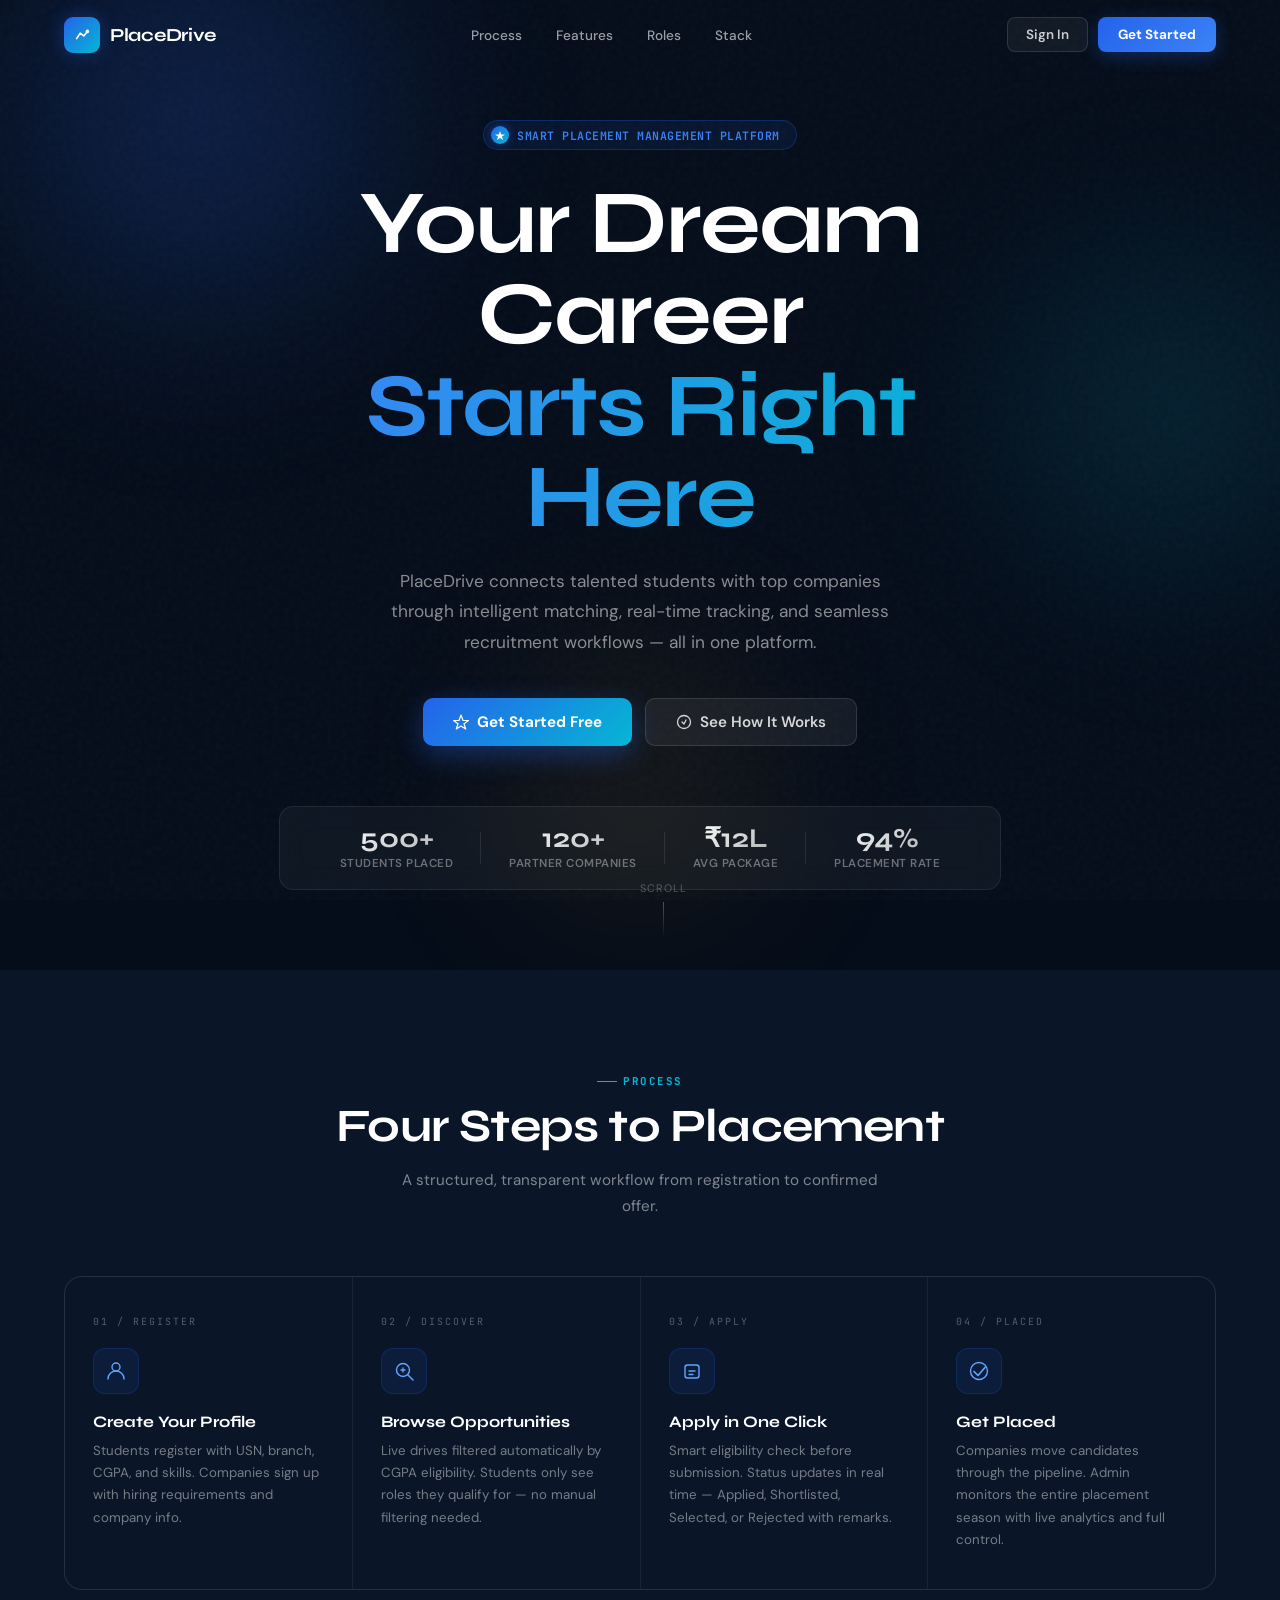
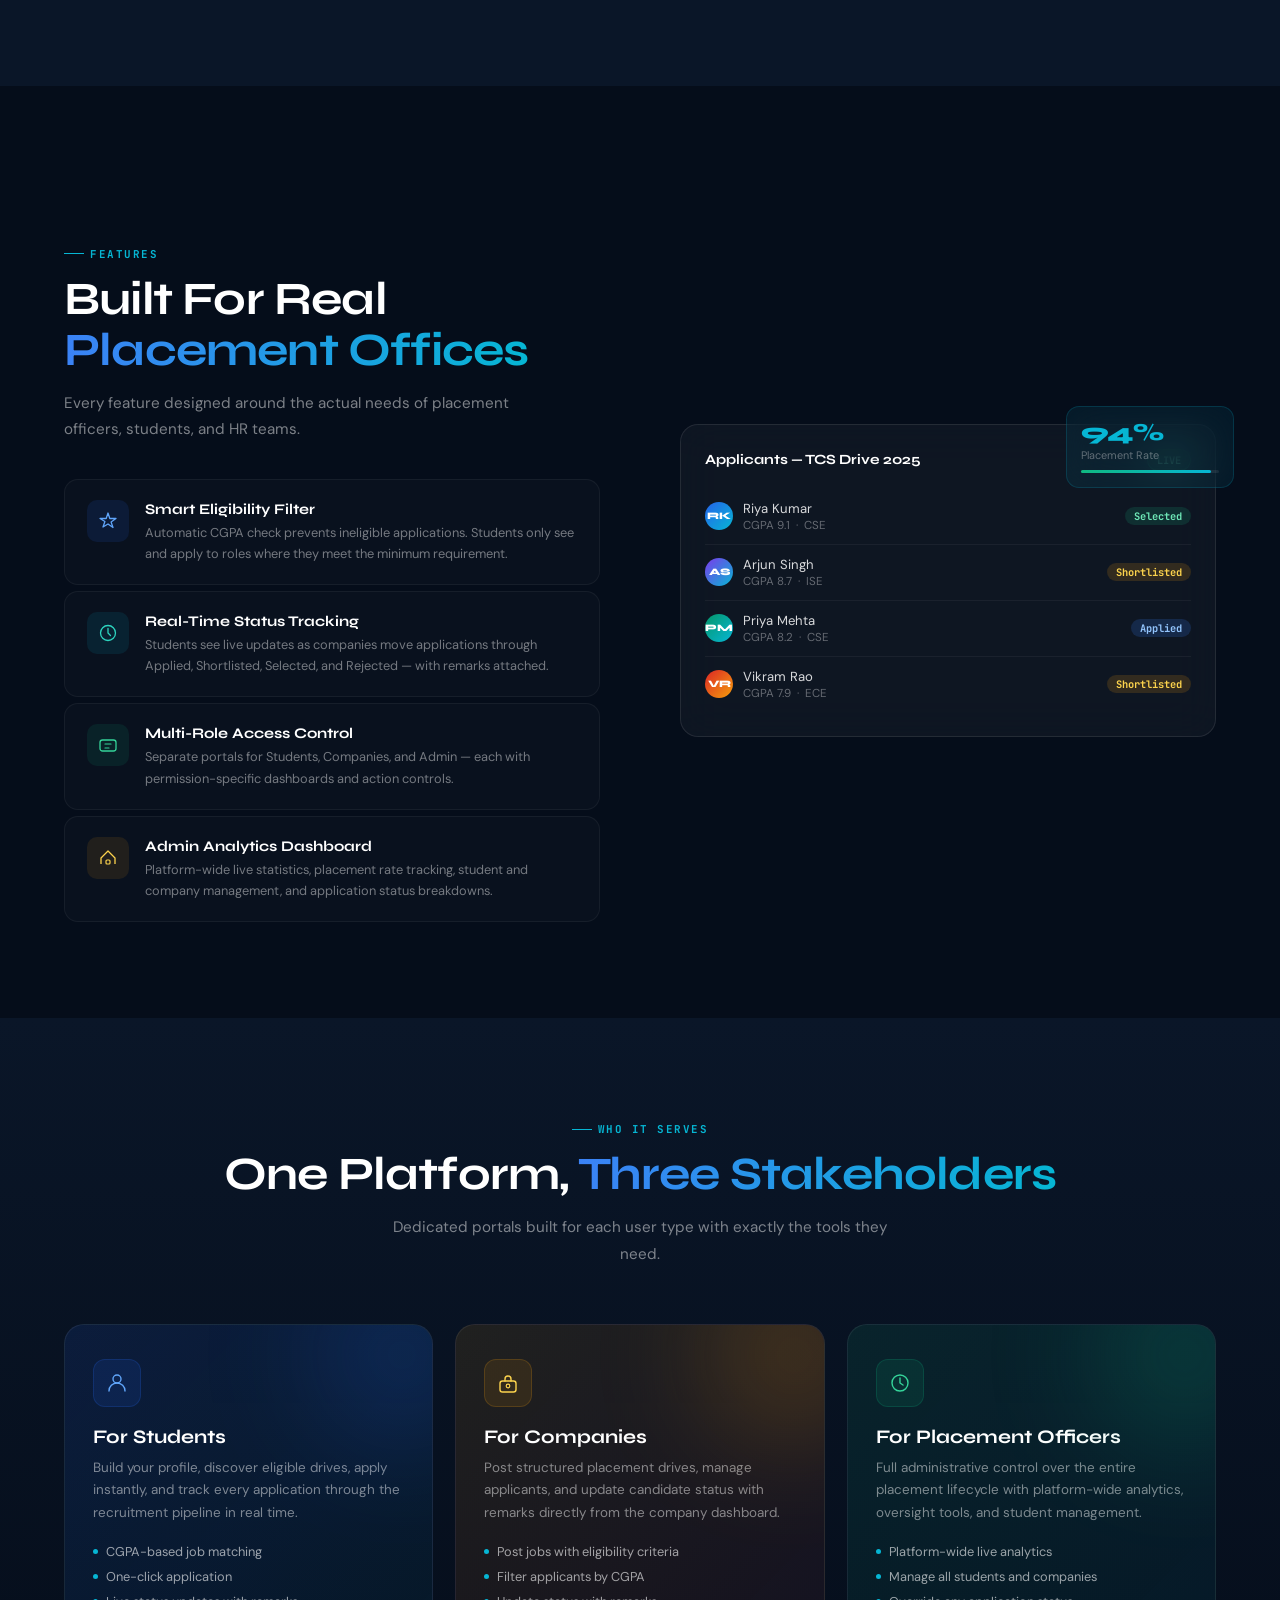
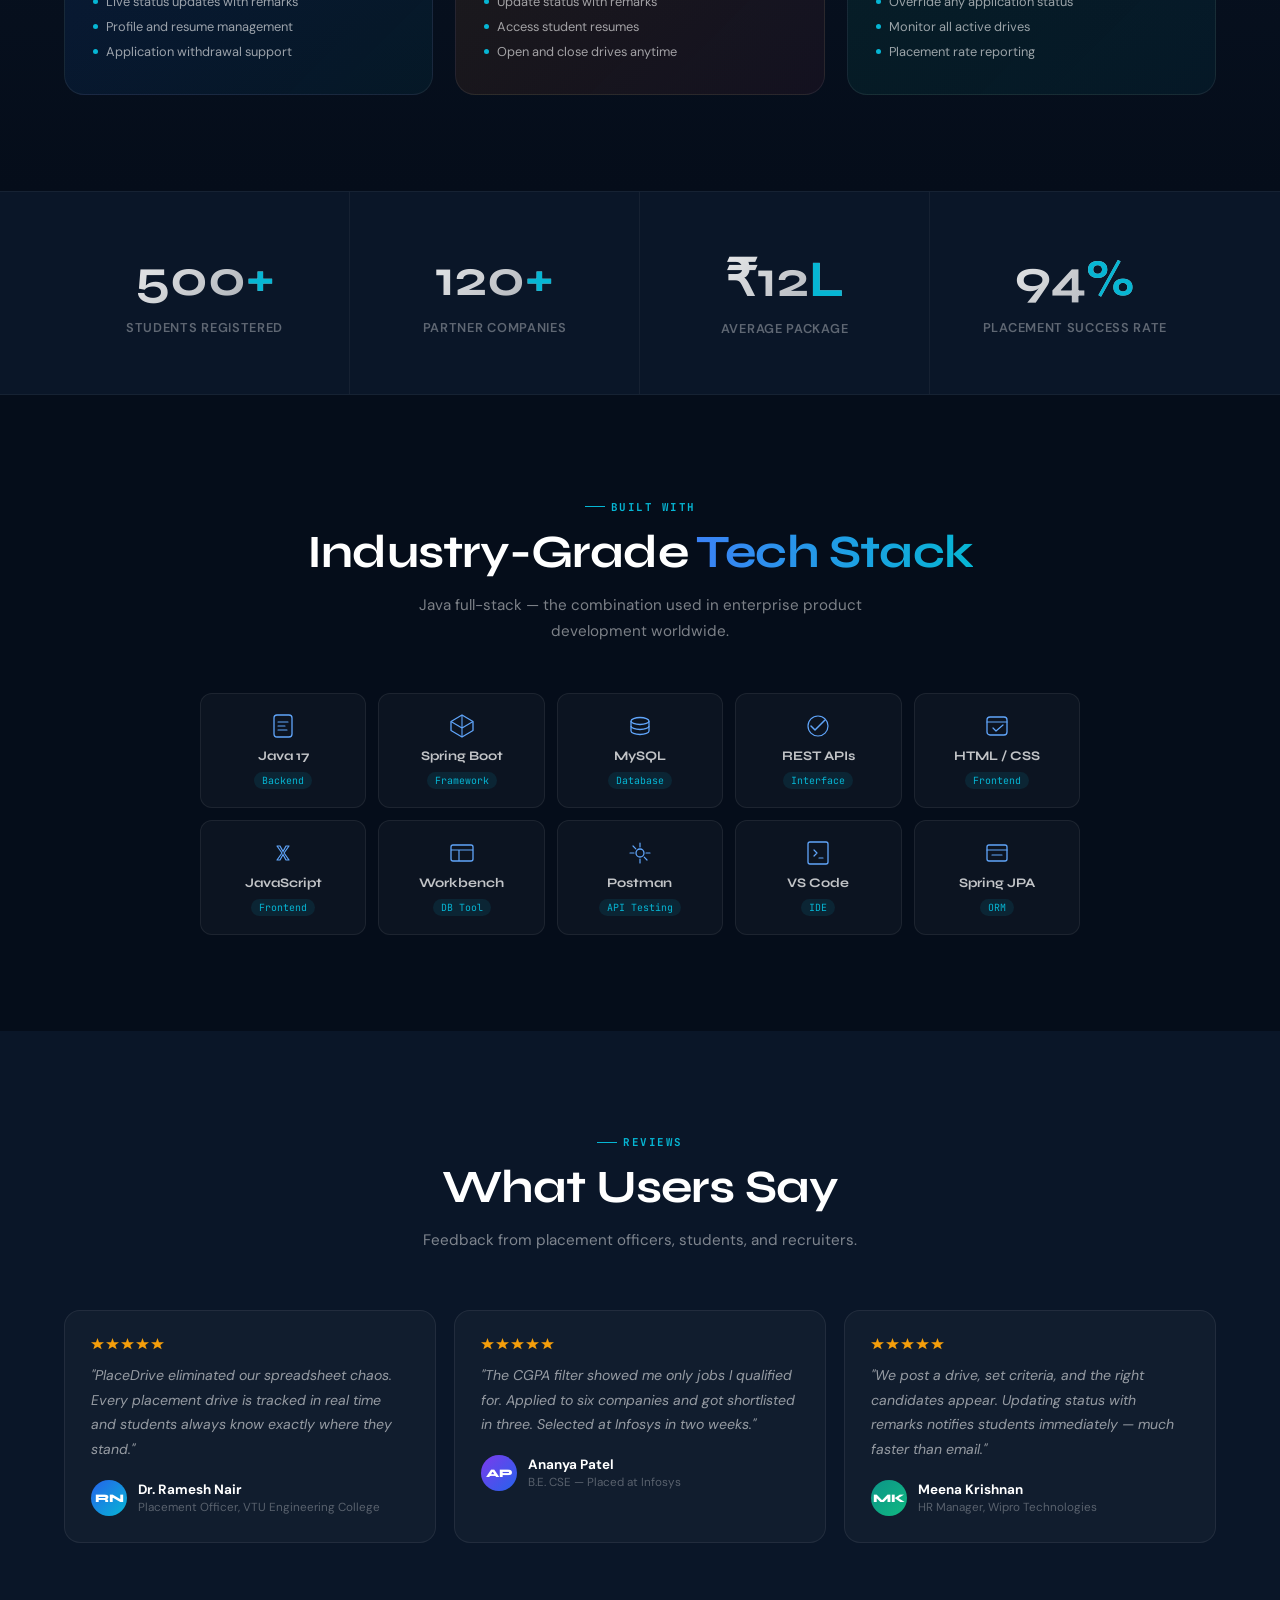
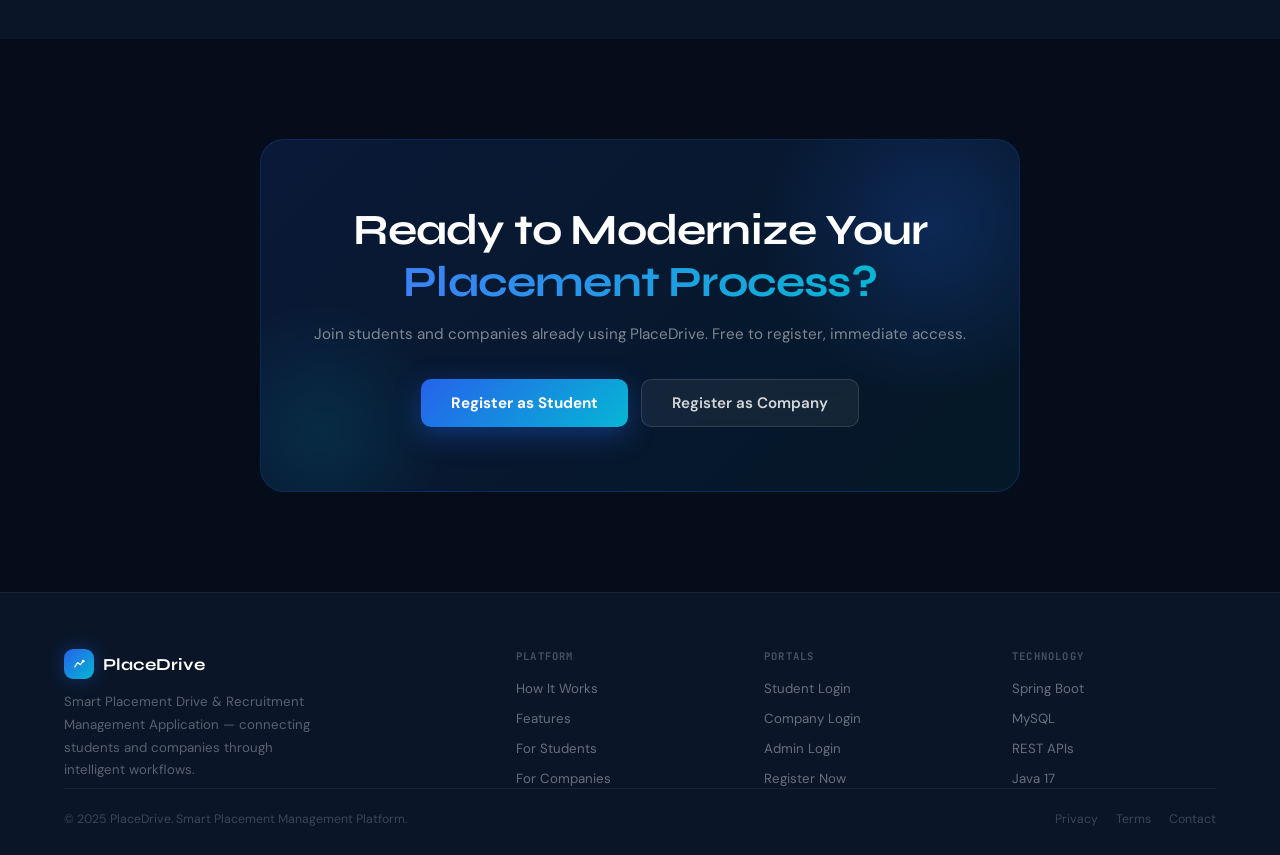
<file: frontend/Student-dashboard.html>
<!DOCTYPE html>
<html lang="en">
<head>
<meta charset="UTF-8"/>
<meta name="viewport" content="width=device-width, initial-scale=1.0"/>
<title>PlacementDrive — Student</title>
<link rel="stylesheet" href="css/style.css"/>
<style>
  .skill-tag { display: inline-flex; align-items: center; padding: 4px 12px; background: #ede9fe; color: #4c1d95; border-radius: var(--radius-full); font-size: 0.78rem; font-weight: 500; margin: 3px; }
  .app-timeline { display: flex; flex-direction: column; gap: 0; }
  .app-timeline-item { display: flex; gap: 16px; padding: 14px 0; border-bottom: 1px solid var(--border-light); align-items: flex-start; }
  .app-timeline-item:last-child { border-bottom: none; }
  .timeline-dot { width: 10px; height: 10px; border-radius: 50%; background: var(--primary); flex-shrink: 0; margin-top: 5px; }
  .timeline-dot.selected { background: var(--success); }
  .timeline-dot.rejected { background: var(--danger); }
  .timeline-dot.shortlisted { background: var(--warning); }
</style>
</head>
<body>
<div class="app-layout">
  <!-- SIDEBAR -->
  <aside class="sidebar">
    <div class="sidebar-brand">
      <div class="sidebar-brand-icon"></div>
      <div>
        <div class="sidebar-brand-text">PlacementDrive</div>
        <div class="sidebar-brand-sub">Student Portal</div>
      </div>
    </div>
    <nav class="sidebar-nav">
      <span class="nav-section-label">Main</span>
      <button class="nav-item active" id="nav-dashboard" onclick="showPage('dashboard')"><span class="nav-icon"><svg width="14" height="14" viewBox="0 0 14 14" fill="none"><rect x="1" y="1" width="5" height="5" rx="1" stroke="currentColor" stroke-width="1.2"/><rect x="8" y="1" width="5" height="5" rx="1" stroke="currentColor" stroke-width="1.2"/><rect x="1" y="8" width="5" height="5" rx="1" stroke="currentColor" stroke-width="1.2"/><rect x="8" y="8" width="5" height="5" rx="1" stroke="currentColor" stroke-width="1.2"/></svg></span> Dashboard</button>
      <button class="nav-item" id="nav-jobs" onclick="showPage('jobs')"><span class="nav-icon"><svg width="14" height="14" viewBox="0 0 14 14" fill="none"><rect x="1" y="2" width="12" height="10" rx="2" stroke="currentColor" stroke-width="1.2"/><path d="M4 6h6M4 9h4" stroke="currentColor" stroke-width="1.1" stroke-linecap="round"/></svg></span> Browse Jobs</button>
      <button class="nav-item" id="nav-applications" onclick="showPage('applications')"><span class="nav-icon"><svg width="14" height="14" viewBox="0 0 14 14" fill="none"><path d="M2 3h10M2 6h10M2 9h6" stroke="currentColor" stroke-width="1.2" stroke-linecap="round"/></svg></span> My Applications</button>
      <span class="nav-section-label">Account</span>
      <button class="nav-item" id="nav-profile" onclick="showPage('profile')"><span class="nav-icon"><svg width="14" height="14" viewBox="0 0 14 14" fill="none"><circle cx="7" cy="4.5" r="2.5" stroke="currentColor" stroke-width="1.2"/><path d="M1 13c0-3.314 2.686-6 6-6s6 2.686 6 6" stroke="currentColor" stroke-width="1.2" stroke-linecap="round"/></svg></span> My Profile</button>
      <button class="nav-item" onclick="logout()"><span class="nav-icon"><svg width="14" height="14" viewBox="0 0 14 14" fill="none"><path d="M5 7h7M9.5 4.5L12 7l-2.5 2.5" stroke="currentColor" stroke-width="1.2" stroke-linecap="round" stroke-linejoin="round"/><path d="M7 2H3a1 1 0 00-1 1v8a1 1 0 001 1h4" stroke="currentColor" stroke-width="1.2" stroke-linecap="round"/></svg></span> Sign Out</button>
    </nav>
    <div class="sidebar-footer">
      <div class="user-info">
        <div class="user-avatar" id="sidebar-user-avatar">S</div>
        <div>
          <div class="user-name" id="sidebar-user-name">Student</div>
          <div class="user-role" id="sidebar-user-role">Student</div>
        </div>
      </div>
    </div>
  </aside>

  <!-- MAIN -->
  <div class="main-content">
    <div class="topbar">
      <div class="topbar-title" id="topbar-title">Dashboard</div>
      <div class="topbar-right">
        <span id="topbar-date" style="font-size:0.82rem;color:var(--text-muted)"></span>
      </div>
    </div>

    <div class="page-content">

      <!-- ═══════════ DASHBOARD PAGE ═══════════ -->
      <div id="page-dashboard">
        <div class="page-header">
          <h2 id="dash-welcome">Good morning! </h2>
          <p>Here's your placement activity overview</p>
        </div>

        <!-- Stats -->
        <div class="grid-4" id="student-stats" style="margin-bottom:28px">
          <div class="stat-card">
            <div class="stat-icon blue"><svg width="20" height="20" viewBox="0 0 20 20" fill="none"><circle cx="10" cy="10" r="7" stroke="#1d4ed8" stroke-width="1.4"/></svg></div>
            <div><div class="stat-value" id="stat-total-jobs">—</div><div class="stat-label">Open Jobs</div></div>
          </div>
          <div class="stat-card">
            <div class="stat-icon amber"><svg width="20" height="20" viewBox="0 0 20 20" fill="none"><circle cx="10" cy="10" r="7" stroke="#1d4ed8" stroke-width="1.4"/></svg></div>
            <div><div class="stat-value" id="stat-applied">—</div><div class="stat-label">Applied</div></div>
          </div>
          <div class="stat-card">
            <div class="stat-icon purple" style="background:#ede9fe"></div>
            <div><div class="stat-value" id="stat-shortlisted">—</div><div class="stat-label">Shortlisted</div></div>
          </div>
          <div class="stat-card">
            <div class="stat-icon green"><svg width="20" height="20" viewBox="0 0 20 20" fill="none"><circle cx="10" cy="10" r="7" stroke="#1d4ed8" stroke-width="1.4"/></svg></div>
            <div><div class="stat-value" id="stat-selected">—</div><div class="stat-label">Selected</div></div>
          </div>
        </div>

        <div class="grid-2" style="gap:24px;align-items:start">
          <!-- Recent Applications -->
          <div class="card">
            <div class="section-header">
              <div class="section-title">Recent Applications</div>
              <button class="btn btn-ghost btn-sm" onclick="showPage('applications')">View all</button>
            </div>
            <div id="recent-apps-list"><div class="page-loading"><div class="spin"></div></div></div>
          </div>

          <!-- Eligible Jobs -->
          <div class="card">
            <div class="section-header">
              <div class="section-title">Jobs Matching Your CGPA</div>
              <button class="btn btn-ghost btn-sm" onclick="showPage('jobs')">Browse all</button>
            </div>
            <div id="eligible-jobs-list"><div class="page-loading"><div class="spin"></div></div></div>
          </div>
        </div>
      </div>

      <!-- ═══════════ BROWSE JOBS PAGE ═══════════ -->
      <div id="page-jobs" class="hidden">
        <div class="page-header">
          <h2>Browse Jobs</h2>
          <p>Find and apply for placement opportunities</p>
        </div>
        <div class="filter-bar">
          <div class="search-box">
            <span class="search-icon"></span>
            <input type="text" class="form-control" id="job-search" placeholder="Search by role, company, skill..." oninput="filterJobs()"/>
          </div>
          <select class="form-control" style="width:150px" id="job-type-filter" onchange="filterJobs()">
            <option value="">All Types</option>
            <option>Full-time</option>
            <option>Internship</option>
            <option>Contract</option>
          </select>
          <button class="btn btn-outline btn-sm" onclick="toggleEligible()" id="eligible-btn">Show Eligible Only</button>
        </div>
        <div id="jobs-grid" class="grid-auto">
          <div class="page-loading"><div class="spin"></div></div>
        </div>
      </div>

      <!-- ═══════════ MY APPLICATIONS PAGE ═══════════ -->
      <div id="page-applications" class="hidden">
        <div class="page-header">
          <h2>My Applications</h2>
          <p>Track the status of all your job applications</p>
        </div>
        <div class="filter-bar">
          <select class="form-control" style="width:180px" id="app-status-filter" onchange="filterApplications()">
            <option value="">All Statuses</option>
            <option>Applied</option>
            <option>Shortlisted</option>
            <option>Selected</option>
            <option>Rejected</option>
          </select>
        </div>
        <div class="card card-flat" style="padding:0">
          <div class="table-wrap">
            <table>
              <thead>
                <tr>
                  <th>#</th>
                  <th>Company</th>
                  <th>Role</th>
                  <th>Package</th>
                  <th>Applied On</th>
                  <th>Status</th>
                  <th>Remarks</th>
                  <th>Action</th>
                </tr>
              </thead>
              <tbody id="applications-tbody">
                <tr><td colspan="8" style="text-align:center;padding:40px;color:var(--text-muted)"><div class="page-loading"><div class="spin"></div></div></td></tr>
              </tbody>
            </table>
          </div>
        </div>
      </div>

      <!-- ═══════════ PROFILE PAGE ═══════════ -->
      <div id="page-profile" class="hidden">
        <div class="page-header">
          <h2>My Profile</h2>
          <p>View and update your profile information</p>
        </div>
        <div class="grid-2" style="align-items:start">
          <div>
            <div class="profile-card" id="profile-banner">
              <div class="profile-avatar" id="prof-avatar">S</div>
              <div class="profile-name" id="prof-name">—</div>
              <div class="profile-meta" id="prof-meta">—</div>
              <div class="profile-stats">
                <div><div class="profile-stat-val" id="prof-cgpa">—</div><div class="profile-stat-lbl">CGPA</div></div>
                <div><div class="profile-stat-val" id="prof-apps">—</div><div class="profile-stat-lbl">Applied</div></div>
                <div><div class="profile-stat-val" id="prof-selected">—</div><div class="profile-stat-lbl">Selected</div></div>
              </div>
            </div>
            <div class="card mt-2">
              <div class="section-title mb-2">Skills</div>
              <div id="prof-skills-tags"></div>
            </div>
          </div>
          <div class="card">
            <div class="section-header mb-2">
              <div class="section-title">Edit Profile</div>
            </div>
            <div id="profile-edit-alert"></div>
            <div class="form-group">
              <label class="form-label">Branch</label>
              <input type="text" id="edit-branch" class="form-control" placeholder="CSE / ECE / ISE"/>
            </div>
            <div class="form-group">
              <label class="form-label">CGPA</label>
              <input type="number" id="edit-cgpa" class="form-control" step="0.1" min="0" max="10"/>
            </div>
            <div class="form-group">
              <label class="form-label">Phone Number</label>
              <input type="text" id="edit-phone" class="form-control"/>
            </div>
            <div class="form-group">
              <label class="form-label">Skills (comma-separated)</label>
              <input type="text" id="edit-skills" class="form-control" placeholder="Java, Python, MySQL"/>
            </div>
            <div class="form-group">
              <label class="form-label">Resume Link (Drive / Portfolio)</label>
              <input type="text" id="edit-resume" class="form-control" placeholder="https://drive.google.com/..."/>
            </div>
            <button class="btn btn-primary w-full" onclick="updateProfile()" id="save-profile-btn">Save Changes</button>
          </div>
        </div>
      </div>

    </div><!-- end page-content -->
  </div><!-- end main-content -->
</div><!-- end app-layout -->

<!-- JOB DETAIL MODAL -->
<div class="modal-overlay hidden" id="modal-job-detail">
  <div class="modal">
    <div class="modal-header">
      <h3 id="modal-job-title">Job Details</h3>
      <button class="modal-close" onclick="closeModal('modal-job-detail')"></button>
    </div>
    <div class="modal-body" id="modal-job-body"></div>
  </div>
</div>

<div id="toast-container"></div>
<script src="js/utils.js"></script>
<script>
  if (!requireAuth(['student'])) { /* redirected */ }
  renderSidebarUser();
  document.getElementById('topbar-date').textContent = new Date().toLocaleDateString('en-IN', {weekday:'long',day:'numeric',month:'long'});

  const user = Session.get();
  let allJobs = [], allApplications = [], showEligibleOnly = false;

  function showPage(page) {
    ['dashboard','jobs','applications','profile'].forEach(p => {
      document.getElementById('page-'+p).classList.toggle('hidden', p !== page);
      document.getElementById('nav-'+p)?.classList.toggle('active', p === page);
    });
    const titles = { dashboard: 'Dashboard', jobs: 'Browse Jobs', applications: 'My Applications', profile: 'My Profile' };
    document.getElementById('topbar-title').textContent = titles[page] || page;
    if (page === 'dashboard') loadDashboard();
    if (page === 'jobs') loadJobs();
    if (page === 'applications') loadApplications();
    if (page === 'profile') loadProfile();
  }

  // ── DASHBOARD ────────────────────────────────────────────────────────────────
  async function loadDashboard() {
    const hour = new Date().getHours();
    const greet = hour < 12 ? 'Good morning' : hour < 17 ? 'Good afternoon' : 'Good evening';
    document.getElementById('dash-welcome').textContent = `${greet}, ${user.name}! `;
    try {
      const [jobsRes, appsRes] = await Promise.all([
        api.get('/jobs/open'),
        api.get('/applications/student/' + user.studentId)
      ]);
      const apps = appsRes.applications || [];
      document.getElementById('stat-total-jobs').textContent = jobsRes.length || 0;
      document.getElementById('stat-applied').textContent = apps.length;
      document.getElementById('stat-shortlisted').textContent = apps.filter(a => a.status === 'Shortlisted').length;
      document.getElementById('stat-selected').textContent = apps.filter(a => a.status === 'Selected').length;

      // Recent applications (last 4)
      const recEl = document.getElementById('recent-apps-list');
      const recent = apps.slice(-4).reverse();
      if (!recent.length) { recEl.innerHTML = emptyState('No applications yet'); }
      else {
        recEl.innerHTML = `<div class="app-timeline">${recent.map(a => `
          <div class="app-timeline-item">
            <div class="timeline-dot ${a.status?.toLowerCase()}"></div>
            <div style="flex:1">
              <div style="font-weight:600;font-size:0.875rem">${a.job?.role || '—'}</div>
              <div style="font-size:0.78rem;color:var(--text-muted)">${a.job?.company?.companyName || '—'} · ${formatDate(a.appliedDate)}</div>
            </div>
            ${badgeHtml(a.status)}
          </div>`).join('')}</div>`;
      }

      // Eligible jobs (by CGPA)
      const eligibleEl = document.getElementById('eligible-jobs-list');
      const eligible = jobsRes.filter(j => j.minCgpa <= (user.cgpa || 0)).slice(0, 4);
      if (!eligible.length) { eligibleEl.innerHTML = emptyState('No matching jobs found'); }
      else {
        eligibleEl.innerHTML = eligible.map(j => `
          <div style="display:flex;align-items:center;justify-content:space-between;padding:12px 0;border-bottom:1px solid var(--border-light)">
            <div>
              <div style="font-weight:600;font-size:0.875rem">${j.role}</div>
              <div style="font-size:0.78rem;color:var(--text-muted)">${j.company?.companyName || '—'} · ${packageLabel(j.packageAmount)}</div>
            </div>
            <button class="btn btn-outline btn-sm" onclick="showJobDetail(${j.id})">View</button>
          </div>`).join('');
      }
    } catch(e) { showToast('Failed to load dashboard data', 'error'); }
  }

  // ── BROWSE JOBS ───────────────────────────────────────────────────────────────
  async function loadJobs() {
    try {
      allJobs = await api.get('/jobs/open');
      renderJobs(allJobs);
    } catch(e) { showToast('Failed to load jobs', 'error'); }
  }

  function renderJobs(jobs) {
    const grid = document.getElementById('jobs-grid');
    if (!jobs.length) { grid.innerHTML = emptyState('No jobs found'); return; }
    grid.innerHTML = jobs.map(j => `
      <div class="job-card">
        <div class="job-card-header">
          <div>
            <div class="job-company-logo">${avatarLetter(j.company?.companyName || '?')}</div>
          </div>
          ${badgeHtml(j.status)}
        </div>
        <div class="job-role">${j.role}</div>
        <div class="job-company">${j.company?.companyName || '—'}</div>
        <div class="job-meta">
          <span class="job-meta-item"> ${packageLabel(j.packageAmount)}</span>
          <span class="job-meta-item"> ${j.location || 'N/A'}</span>
          <span class="job-meta-item"> Min CGPA: ${j.minCgpa}</span>
          <span class="job-meta-item"> ${j.jobType || 'N/A'}</span>
        </div>
        <div style="font-size:0.78rem;color:var(--text-muted);margin-bottom:4px"> Deadline: ${formatDate(j.deadline)}</div>
        <div class="job-actions">
          <button class="btn btn-primary btn-sm" onclick="applyJob(${j.id}, this)">Apply Now</button>
          <button class="btn btn-ghost btn-sm" onclick="showJobDetail(${j.id})">Details</button>
        </div>
      </div>`).join('');
  }

  function filterJobs() {
    const q    = document.getElementById('job-search').value.toLowerCase();
    const type = document.getElementById('job-type-filter').value;
    let filtered = allJobs.filter(j => {
      const match = !q || j.role?.toLowerCase().includes(q) || j.company?.companyName?.toLowerCase().includes(q) || j.requiredSkills?.toLowerCase().includes(q) || j.location?.toLowerCase().includes(q);
      const typeMatch = !type || j.jobType === type;
      const eligibleMatch = !showEligibleOnly || j.minCgpa <= (user.cgpa || 0);
      return match && typeMatch && eligibleMatch;
    });
    renderJobs(filtered);
  }

  function toggleEligible() {
    showEligibleOnly = !showEligibleOnly;
    const btn = document.getElementById('eligible-btn');
    btn.textContent = showEligibleOnly ? 'Show All Jobs' : 'Show Eligible Only';
    btn.className = showEligibleOnly ? 'btn btn-primary btn-sm' : 'btn btn-outline btn-sm';
    filterJobs();
  }

  async function applyJob(jobId, btn) {
    btn.innerHTML = '<span class="spinner" style="border-top-color:#fff;border-color:rgba(255,255,255,0.3)"></span>';
    btn.disabled = true;
    try {
      const data = await api.post(`/applications/apply/${user.studentId}/${jobId}`);
      if (data.success) { showToast('Applied successfully! ', 'success'); btn.textContent = ' Applied'; btn.className = 'btn btn-success btn-sm'; }
      else { showToast(data.message, 'error'); btn.innerHTML = 'Apply Now'; btn.disabled = false; }
    } catch(e) { showToast('Failed to apply', 'error'); btn.innerHTML = 'Apply Now'; btn.disabled = false; }
  }

  function showJobDetail(jobId) {
    const j = allJobs.find(x => x.id === jobId);
    if (!j) return;
    document.getElementById('modal-job-title').textContent = j.role;
    document.getElementById('modal-job-body').innerHTML = `
      <div style="display:flex;align-items:center;gap:12px;margin-bottom:20px">
        <div class="job-company-logo">${avatarLetter(j.company?.companyName || '?')}</div>
        <div><div style="font-weight:700">${j.company?.companyName || '—'}</div><div style="font-size:0.82rem;color:var(--text-muted)">${j.company?.industry || ''}</div></div>
      </div>
      <div class="job-meta" style="margin-bottom:16px">
        <span class="job-meta-item"> ${packageLabel(j.packageAmount)}</span>
        <span class="job-meta-item"> ${j.location || 'N/A'}</span>
        <span class="job-meta-item"> ${j.jobType || 'N/A'}</span>
        <span class="job-meta-item"> Min CGPA ${j.minCgpa}</span>
        <span class="job-meta-item"> ${j.openings || '—'} Openings</span>
        <span class="job-meta-item"> ${formatDate(j.deadline)}</span>
      </div>
      <div class="form-label">Description</div>
      <p style="font-size:0.875rem;margin-bottom:16px">${j.description || 'No description provided.'}</p>
      <div class="form-label">Required Skills</div>
      <div style="margin-bottom:20px">${(j.requiredSkills || '').split(',').map(s => `<span class="skill-tag">${s.trim()}</span>`).join('')}</div>
      <button class="btn btn-primary w-full" onclick="applyJobFromModal(${j.id})" id="modal-apply-btn">Apply Now</button>
    `;
    openModal('modal-job-detail');
  }

  async function applyJobFromModal(jobId) {
    const btn = document.getElementById('modal-apply-btn');
    btn.innerHTML = '<span class="spinner"></span> Applying...'; btn.disabled = true;
    try {
      const data = await api.post(`/applications/apply/${user.studentId}/${jobId}`);
      if (data.success) { showToast('Applied successfully! ', 'success'); btn.textContent = ' Applied'; btn.className = 'btn btn-success w-full'; }
      else { showToast(data.message, 'error'); btn.innerHTML = 'Apply Now'; btn.disabled = false; }
    } catch(e) { showToast('Failed to apply', 'error'); btn.innerHTML = 'Apply Now'; btn.disabled = false; }
  }

  // ── APPLICATIONS ──────────────────────────────────────────────────────────────
  async function loadApplications() {
    try {
      const data = await api.get('/applications/student/' + user.studentId);
      allApplications = data.applications || [];
      renderApplications(allApplications);
    } catch(e) { showToast('Failed to load applications', 'error'); }
  }

  function renderApplications(apps) {
    const tbody = document.getElementById('applications-tbody');
    if (!apps.length) { tbody.innerHTML = `<tr><td colspan="8">${emptyState('No applications yet. Go browse jobs!')}</td></tr>`; return; }
    tbody.innerHTML = apps.map((a, i) => `
      <tr>
        <td>${i + 1}</td>
        <td><strong>${a.job?.company?.companyName || '—'}</strong></td>
        <td>${a.job?.role || '—'}</td>
        <td>${packageLabel(a.job?.packageAmount)}</td>
        <td>${formatDate(a.appliedDate)}</td>
        <td>${badgeHtml(a.status)}</td>
        <td style="font-size:0.82rem;color:var(--text-muted)">${a.remarks || '—'}</td>
        <td>${a.status === 'Applied' ? `<button class="btn btn-ghost btn-sm" style="color:var(--danger)" onclick="withdrawApp(${a.id})">Withdraw</button>` : '—'}</td>
      </tr>`).join('');
  }

  function filterApplications() {
    const status = document.getElementById('app-status-filter').value;
    renderApplications(status ? allApplications.filter(a => a.status === status) : allApplications);
  }

  async function withdrawApp(appId) {
    if (!confirm('Are you sure you want to withdraw this application?')) return;
    try {
      const data = await api.delete(`/applications/withdraw/${appId}/${user.studentId}`);
      if (data.success) { showToast('Application withdrawn', 'info'); loadApplications(); }
      else showToast(data.message, 'error');
    } catch(e) { showToast('Failed to withdraw', 'error'); }
  }

  // ── PROFILE ───────────────────────────────────────────────────────────────────
  async function loadProfile() {
    try {
      const [stuData, appsData] = await Promise.all([
        api.get('/students/' + user.studentId),
        api.get('/applications/student/' + user.studentId)
      ]);
      const s = stuData.student;
      const apps = appsData.applications || [];
      document.getElementById('prof-avatar').textContent = avatarLetter(user.name);
      document.getElementById('prof-name').textContent = user.name;
      document.getElementById('prof-meta').textContent = `${s.usn || ''} · ${s.branch || ''} · ${user.email || ''}`;
      document.getElementById('prof-cgpa').textContent = s.cgpa || '—';
      document.getElementById('prof-apps').textContent = apps.length;
      document.getElementById('prof-selected').textContent = apps.filter(a => a.status === 'Selected').length;

      const skillsTags = (s.skills || '').split(',').map(sk => sk.trim()).filter(Boolean)
        .map(sk => `<span class="skill-tag">${sk}</span>`).join('');
      document.getElementById('prof-skills-tags').innerHTML = skillsTags || '<span style="color:var(--text-muted);font-size:0.85rem">No skills added yet</span>';

      // Pre-fill edit form
      document.getElementById('edit-branch').value  = s.branch || '';
      document.getElementById('edit-cgpa').value    = s.cgpa || '';
      document.getElementById('edit-phone').value   = s.phoneNumber || '';
      document.getElementById('edit-skills').value  = s.skills || '';
      document.getElementById('edit-resume').value  = s.resumeLink || '';
    } catch(e) { showToast('Failed to load profile', 'error'); }
  }

  async function updateProfile() {
    const btn = document.getElementById('save-profile-btn');
    btn.innerHTML = '<span class="spinner"></span> Saving...'; btn.disabled = true;
    try {
      const payload = {
        branch:      document.getElementById('edit-branch').value.trim(),
        cgpa:        parseFloat(document.getElementById('edit-cgpa').value) || 0,
        phoneNumber: document.getElementById('edit-phone').value.trim(),
        skills:      document.getElementById('edit-skills').value.trim(),
        resumeLink:  document.getElementById('edit-resume').value.trim(),
      };
      const data = await api.put('/students/update/' + user.studentId, payload);
      if (data.success) {
        showToast('Profile updated successfully!', 'success');
        // Update session CGPA for eligible job filter
        const sessionData = Session.get();
        sessionData.cgpa = payload.cgpa;
        Session.save(sessionData);
        loadProfile();
      } else showToast(data.message || 'Update failed', 'error');
    } catch(e) { showToast('Failed to update profile', 'error'); }
    finally { btn.innerHTML = 'Save Changes'; btn.disabled = false; }
  }

  // Init
  loadDashboard();
</script>
</body>
</html>
</file>
<file: frontend/css/style.css>
@import url('https://fonts.googleapis.com/css2?family=Plus+Jakarta+Sans:ital,wght@0,300;0,400;0,500;0,600;0,700;0,800;1,400&family=Outfit:wght@400;500;600;700;800&family=JetBrains+Mono:wght@400;500&display=swap');

*,*::before,*::after{box-sizing:border-box;margin:0;padding:0}
html{font-size:16px;scroll-behavior:smooth}

:root{
  --primary:#1d4ed8;--primary-hover:#2563eb;--primary-light:#eff6ff;
  --primary-glow:rgba(29,78,216,.12);
  --accent:#f59e0b;--accent-hover:#d97706;
  --success:#059669;--success-bg:#ecfdf5;
  --danger:#dc2626;--danger-bg:#fef2f2;
  --warning:#d97706;--warning-bg:#fffbeb;
  --info:#0284c7;--info-bg:#f0f9ff;
  --bg:#f4f7fe;--bg-white:#ffffff;
  --surface:#f1f5f9;--surface-2:#e8edf5;
  --border:#e2e8f0;--border-light:rgba(226,232,240,.5);
  --text-primary:#0f172a;--text-secondary:#475569;--text-muted:#94a3b8;
  --sidebar-bg:#0f172a;
  --sidebar-border:rgba(255,255,255,.07);
  --sidebar-text:rgba(255,255,255,.58);
  --sidebar-hover:rgba(255,255,255,.06);
  --shadow-xs:0 1px 2px rgba(0,0,0,.05);
  --shadow-sm:0 1px 8px rgba(0,0,0,.06),0 1px 2px rgba(0,0,0,.04);
  --shadow-md:0 4px 20px rgba(0,0,0,.07),0 1px 4px rgba(0,0,0,.04);
  --shadow-lg:0 12px 40px rgba(0,0,0,.1),0 2px 8px rgba(0,0,0,.05);
  --shadow-xl:0 24px 64px rgba(0,0,0,.12);
  --shadow-primary:0 4px 20px rgba(29,78,216,.22);
  --r-xs:4px;--r-sm:8px;--r-md:12px;--r-lg:16px;--r-xl:20px;--r-2xl:28px;--r-full:9999px;
  --font-display:'Outfit',sans-serif;
  --font-body:'Plus Jakarta Sans',sans-serif;
  --font-mono:'JetBrains Mono',monospace;
  --sidebar-w:258px;--topbar-h:66px;
  --transition:all .2s cubic-bezier(.4,0,.2,1);
  --transition-slow:all .35s cubic-bezier(.4,0,.2,1);
}

body{font-family:var(--font-body);background:var(--bg);color:var(--text-primary);line-height:1.6;min-height:100vh;-webkit-font-smoothing:antialiased}
*{-webkit-font-smoothing:antialiased}
a{text-decoration:none;color:inherit}
.hidden{display:none!important}
.flex{display:flex}.flex-col{flex-direction:column}
.items-center{align-items:center}.justify-center{justify-content:center}
.justify-between{justify-content:space-between}
.gap-1{gap:8px}.gap-2{gap:16px}.gap-3{gap:24px}
.w-full{width:100%}.text-center{text-align:center}
.mt-1{margin-top:8px}.mt-2{margin-top:16px}.mt-3{margin-top:24px}
.mb-1{margin-bottom:8px}.mb-2{margin-bottom:16px}
h1,h2,h3,h4,h5{font-family:var(--font-display);font-weight:700;line-height:1.2}
h1{font-size:2.2rem}h2{font-size:1.55rem}h3{font-size:1.1rem}h4{font-size:.95rem}
p{color:var(--text-secondary)}

/* BUTTONS */
.btn{display:inline-flex;align-items:center;justify-content:center;gap:7px;padding:10px 20px;border-radius:var(--r-sm);font-family:var(--font-body);font-size:.84rem;font-weight:700;cursor:pointer;border:none;transition:var(--transition);white-space:nowrap;letter-spacing:.1px}
.btn:hover{transform:translateY(-1px)}.btn:active{transform:translateY(0)}.btn:disabled{opacity:.5;cursor:not-allowed;transform:none}
.btn-primary{background:linear-gradient(135deg,#1d4ed8,#2563eb);color:#fff;box-shadow:var(--shadow-primary)}
.btn-primary:hover{background:linear-gradient(135deg,#1e40af,#1d4ed8);box-shadow:0 6px 24px rgba(29,78,216,.35)}
.btn-accent{background:linear-gradient(135deg,#d97706,#f59e0b);color:#fff}
.btn-success{background:linear-gradient(135deg,#047857,#059669);color:#fff}
.btn-danger{background:linear-gradient(135deg,#b91c1c,#dc2626);color:#fff}
.btn-outline{background:transparent;color:var(--primary);border:1.5px solid var(--primary)}
.btn-outline:hover{background:var(--primary);color:#fff;box-shadow:var(--shadow-primary)}
.btn-ghost{background:transparent;color:var(--text-secondary);border:1.5px solid var(--border)}
.btn-ghost:hover{background:var(--surface);color:var(--text-primary)}
.btn-sm{padding:6px 14px;font-size:.76rem}
.btn-lg{padding:13px 28px;font-size:.95rem}
.btn-icon{width:36px;height:36px;padding:0;border-radius:var(--r-sm)}

/* CARDS */
.card{background:var(--bg-white);border-radius:var(--r-xl);box-shadow:var(--shadow-md);border:1px solid rgba(226,232,240,.6);padding:24px;transition:var(--transition-slow)}
.card:hover{box-shadow:var(--shadow-lg)}
.card-flat{box-shadow:var(--shadow-xs);border:1px solid var(--border)}

/* FORMS */
.form-group{margin-bottom:17px}
.form-label{display:block;font-size:.78rem;font-weight:700;color:var(--text-primary);margin-bottom:6px;letter-spacing:.3px;text-transform:uppercase}
.form-control{width:100%;padding:11px 14px;background:var(--surface);border:1.5px solid var(--border);border-radius:var(--r-sm);font-family:var(--font-body);font-size:.875rem;color:var(--text-primary);transition:var(--transition);outline:none}
.form-control:focus{border-color:var(--primary);background:#fff;box-shadow:0 0 0 4px var(--primary-glow)}
.form-control::placeholder{color:var(--text-muted)}
select.form-control{cursor:pointer}
textarea.form-control{resize:vertical;min-height:88px}

/* BADGES */
.badge{display:inline-flex;align-items:center;gap:5px;padding:3px 10px;border-radius:var(--r-full);font-size:.7rem;font-weight:700;letter-spacing:.3px;font-family:var(--font-mono)}
.badge::before{content:'●';font-size:.5rem;line-height:1}
.badge-applied{background:#dbeafe;color:#1d4ed8;border:1px solid #bfdbfe}.badge-applied::before{color:#3b82f6}
.badge-shortlisted{background:#fef3c7;color:#92400e;border:1px solid #fde68a}.badge-shortlisted::before{color:#f59e0b}
.badge-selected{background:#d1fae5;color:#064e3b;border:1px solid #a7f3d0}.badge-selected::before{color:#10b981}
.badge-rejected{background:#fee2e2;color:#7f1d1d;border:1px solid #fca5a5}.badge-rejected::before{color:#ef4444}
.badge-open{background:#d1fae5;color:#064e3b;border:1px solid #a7f3d0}.badge-open::before{color:#10b981}
.badge-closed{background:#f1f5f9;color:#64748b;border:1px solid #e2e8f0}.badge-closed::before{color:#94a3b8}
.badge-primary{background:#dbeafe;color:#1d4ed8;border:1px solid #bfdbfe}.badge-primary::before{color:#3b82f6}

/* STAT CARDS */
.stat-card{background:var(--bg-white);border-radius:var(--r-xl);padding:22px 24px;border:1px solid rgba(226,232,240,.6);box-shadow:var(--shadow-sm);display:flex;align-items:center;gap:16px;transition:var(--transition-slow);position:relative;overflow:hidden}
.stat-card:hover{transform:translateY(-3px);box-shadow:var(--shadow-lg)}
.stat-card-accent{position:absolute;top:0;left:0;right:0;height:3px;border-radius:var(--r-xl) var(--r-xl) 0 0}
.stat-icon{width:52px;height:52px;border-radius:var(--r-lg);display:flex;align-items:center;justify-content:center;font-size:1.35rem;flex-shrink:0}
.stat-icon.blue{background:linear-gradient(135deg,#dbeafe,#bfdbfe)}
.stat-icon.green{background:linear-gradient(135deg,#d1fae5,#a7f3d0)}
.stat-icon.amber{background:linear-gradient(135deg,#fef3c7,#fde68a)}
.stat-icon.red{background:linear-gradient(135deg,#fee2e2,#fca5a5)}
.stat-icon.purple{background:linear-gradient(135deg,#ede9fe,#ddd6fe)}
.stat-icon.cyan{background:linear-gradient(135deg,#cffafe,#a5f3fc)}
.stat-value{font-family:var(--font-display);font-size:1.9rem;font-weight:800;color:var(--text-primary);line-height:1}
.stat-label{font-size:.75rem;color:var(--text-muted);margin-top:3px;font-weight:700;text-transform:uppercase;letter-spacing:.6px}

/* TABLE */
.table-wrap{overflow-x:auto;border-radius:var(--r-lg);border:1px solid var(--border)}
table{width:100%;border-collapse:collapse;font-size:.83rem}
thead th{background:linear-gradient(180deg,var(--surface),#ecf0f8);padding:13px 16px;font-weight:700;font-size:.7rem;text-transform:uppercase;letter-spacing:.7px;color:var(--text-muted);border-bottom:1px solid var(--border);text-align:left;white-space:nowrap}
tbody td{padding:14px 16px;border-bottom:1px solid rgba(226,232,240,.5);color:var(--text-primary);vertical-align:middle}
tbody tr:last-child td{border-bottom:none}
tbody tr{transition:background .15s}
tbody tr:hover{background:var(--primary-light)}

/* ALERTS */
.alert{padding:12px 16px;border-radius:var(--r-sm);font-size:.84rem;margin-bottom:16px;display:flex;align-items:center;gap:8px;font-weight:600}
.alert-success{background:var(--success-bg);color:#065f46;border:1px solid #a7f3d0}
.alert-error{background:var(--danger-bg);color:#991b1b;border:1px solid #fca5a5}
.alert-info{background:var(--info-bg);color:#075985;border:1px solid #7dd3fc}

/* MODAL */
.modal-overlay{position:fixed;inset:0;background:rgba(15,23,42,.55);backdrop-filter:blur(6px);z-index:1000;display:flex;align-items:center;justify-content:center;padding:20px;opacity:0;transition:opacity .2s}
.modal-overlay.active{opacity:1}
.modal{background:var(--bg-white);border-radius:var(--r-2xl);box-shadow:var(--shadow-xl);width:100%;max-width:540px;max-height:90vh;overflow-y:auto;transform:translateY(24px) scale(.97);transition:transform .28s cubic-bezier(.4,0,.2,1);border:1px solid rgba(226,232,240,.7)}
.modal-overlay.active .modal{transform:translateY(0) scale(1)}
.modal-header{padding:24px 28px 0;display:flex;align-items:center;justify-content:space-between}
.modal-header h3{font-family:var(--font-display);font-size:1.15rem;font-weight:800}
.modal-body{padding:20px 28px 28px}
.modal-close{background:var(--surface);border:none;width:30px;height:30px;border-radius:var(--r-sm);cursor:pointer;color:var(--text-muted);font-size:.9rem;display:flex;align-items:center;justify-content:center;transition:var(--transition)}
.modal-close:hover{background:var(--surface-2);color:var(--text-primary)}

/* TOAST */
#toast-container{position:fixed;bottom:24px;right:24px;z-index:9999;display:flex;flex-direction:column;gap:10px}
.toast{background:var(--text-primary);color:#fff;padding:12px 18px;border-radius:var(--r-md);font-size:.83rem;font-weight:600;box-shadow:var(--shadow-xl);display:flex;align-items:center;gap:10px;transform:translateX(110%);transition:transform .35s cubic-bezier(.4,0,.2,1);min-width:260px;max-width:380px;border-left:3px solid transparent}
.toast.show{transform:translateX(0)}
.toast.success{background:#064e3b;border-color:var(--success)}
.toast.error{background:#7f1d1d;border-color:var(--danger)}
.toast.info{background:#0c2a4a;border-color:var(--info)}

/* EMPTY STATE */
.empty-state{text-align:center;padding:60px 24px;color:var(--text-muted)}
.empty-state .empty-icon{font-size:2.8rem;margin-bottom:12px;opacity:.35;display:block}
.empty-state h4{font-size:1rem;color:var(--text-secondary);margin-bottom:6px}
.empty-state p{font-size:.84rem}

/* SPINNER */
.spinner{width:18px;height:18px;border:2px solid rgba(255,255,255,.25);border-top-color:#fff;border-radius:50%;animation:spin .7s linear infinite;display:inline-block}
@keyframes spin{to{transform:rotate(360deg)}}
.page-loading{display:flex;align-items:center;justify-content:center;padding:60px}
.page-loading .spin{width:34px;height:34px;border:3px solid var(--border);border-top-color:var(--primary);border-radius:50%;animation:spin .8s linear infinite}

/* SIDEBAR */
.app-layout{display:flex;min-height:100vh}
.sidebar{width:var(--sidebar-w);background:var(--sidebar-bg);position:fixed;top:0;left:0;height:100vh;display:flex;flex-direction:column;z-index:100;border-right:1px solid var(--sidebar-border)}
.sidebar::after{content:'';position:absolute;bottom:0;left:0;right:0;height:160px;background:linear-gradient(to top,rgba(29,78,216,.06),transparent);pointer-events:none}
.sidebar-brand{padding:20px 20px 16px;border-bottom:1px solid var(--sidebar-border);display:flex;align-items:center;gap:11px}
.sidebar-brand-icon{width:38px;height:38px;background:linear-gradient(135deg,#1d4ed8,#3b82f6);border-radius:10px;display:flex;align-items:center;justify-content:center;font-size:.78rem;font-weight:900;color:#fff;box-shadow:0 4px 14px rgba(29,78,216,.45);flex-shrink:0;font-family:var(--font-display);letter-spacing:-.5px}
.sidebar-brand-text{font-family:var(--font-display);font-size:1.05rem;font-weight:800;color:#fff;letter-spacing:-.3px}
.sidebar-brand-sub{font-size:.65rem;color:rgba(255,255,255,.3);margin-top:1px;font-family:var(--font-mono)}
.sidebar-nav{flex:1;padding:16px 12px;overflow-y:auto}
.sidebar-nav::-webkit-scrollbar{width:0}
.nav-section-label{font-size:.62rem;font-weight:700;text-transform:uppercase;letter-spacing:1.3px;color:rgba(255,255,255,.22);padding:0 12px;margin:18px 0 6px;display:block;font-family:var(--font-mono)}
.nav-item{display:flex;align-items:center;gap:10px;padding:10px 13px;border-radius:var(--r-sm);color:var(--sidebar-text);font-size:.83rem;font-weight:600;cursor:pointer;transition:var(--transition);margin-bottom:2px;border:none;background:none;width:100%;text-align:left}
.nav-item:hover{background:var(--sidebar-hover);color:rgba(255,255,255,.9)}
.nav-item.active{background:linear-gradient(135deg,rgba(29,78,216,.55),rgba(37,99,235,.35));color:#fff;box-shadow:0 2px 12px rgba(29,78,216,.2)}
.nav-icon{font-size:.9rem;width:18px;flex-shrink:0;text-align:center;opacity:.75}
.nav-item.active .nav-icon,.nav-item:hover .nav-icon{opacity:1}
.sidebar-footer{padding:14px 12px;border-top:1px solid var(--sidebar-border)}
.user-info{display:flex;align-items:center;gap:10px;padding:10px 12px;border-radius:var(--r-sm);background:rgba(255,255,255,.04);border:1px solid var(--sidebar-border)}
.user-avatar{width:34px;height:34px;border-radius:50%;background:linear-gradient(135deg,#1d4ed8,#06b6d4);display:flex;align-items:center;justify-content:center;font-size:.78rem;font-weight:800;color:#fff;flex-shrink:0;font-family:var(--font-display)}
.user-name{font-size:.82rem;font-weight:700;color:#fff;white-space:nowrap;overflow:hidden;text-overflow:ellipsis}
.user-role{font-size:.65rem;color:rgba(255,255,255,.3);font-family:var(--font-mono)}

/* MAIN CONTENT */
.main-content{margin-left:var(--sidebar-w);flex:1;display:flex;flex-direction:column;min-height:100vh}
.topbar{height:var(--topbar-h);background:var(--bg-white);border-bottom:1px solid var(--border);padding:0 28px;display:flex;align-items:center;justify-content:space-between;position:sticky;top:0;z-index:50;box-shadow:var(--shadow-xs)}
.topbar-title{font-family:var(--font-display);font-size:1.1rem;font-weight:800;color:var(--text-primary)}
.topbar-right{display:flex;align-items:center;gap:10px}
.topbar-chip{display:flex;align-items:center;gap:6px;padding:6px 12px;background:var(--surface);border:1px solid var(--border);border-radius:var(--r-full);font-size:.75rem;font-weight:600;color:var(--text-secondary)}
.topbar-chip .live-dot{width:7px;height:7px;border-radius:50%;background:var(--success);animation:livepulse 2s infinite}
@keyframes livepulse{0%,100%{box-shadow:0 0 0 0 rgba(5,150,105,.4)}50%{box-shadow:0 0 0 4px rgba(5,150,105,0)}}
.page-content{padding:28px;flex:1}
.page-header{margin-bottom:28px;display:flex;align-items:flex-start;justify-content:space-between;gap:16px;flex-wrap:wrap}
.page-header-left h2{font-size:1.45rem;color:var(--text-primary);letter-spacing:-.3px}
.page-header-left p{font-size:.83rem;color:var(--text-muted);margin-top:4px;font-weight:500}

/* FILTER BAR */
.filter-bar{display:flex;align-items:center;gap:10px;margin-bottom:20px;flex-wrap:wrap}
.search-box{position:relative;flex:1;min-width:200px}
.search-box input{padding-left:40px}
.search-icon{position:absolute;left:13px;top:50%;transform:translateY(-50%);color:var(--text-muted);font-size:.9rem;pointer-events:none}

/* GRID */
.grid-2{display:grid;grid-template-columns:repeat(2,1fr);gap:20px}
.grid-3{display:grid;grid-template-columns:repeat(3,1fr);gap:20px}
.grid-4{display:grid;grid-template-columns:repeat(4,1fr);gap:18px}
.grid-auto{display:grid;grid-template-columns:repeat(auto-fill,minmax(290px,1fr));gap:20px}

/* JOB CARD */
.job-card{background:var(--bg-white);border-radius:var(--r-xl);border:1px solid rgba(226,232,240,.7);padding:22px;transition:var(--transition-slow);box-shadow:var(--shadow-xs);position:relative;overflow:hidden}
.job-card::before{content:'';position:absolute;top:0;left:0;right:0;height:2px;background:linear-gradient(90deg,#1d4ed8,#3b82f6,#06b6d4);opacity:0;transition:opacity .3s}
.job-card:hover{transform:translateY(-4px);box-shadow:var(--shadow-lg);border-color:rgba(29,78,216,.12)}.job-card:hover::before{opacity:1}
.job-card-header{display:flex;align-items:flex-start;justify-content:space-between;margin-bottom:14px;gap:10px}
.job-company-logo{width:46px;height:46px;border-radius:var(--r-md);background:linear-gradient(135deg,var(--primary),#3b82f6);display:flex;align-items:center;justify-content:center;font-family:var(--font-display);font-weight:900;color:#fff;font-size:1rem;flex-shrink:0;box-shadow:0 4px 12px rgba(29,78,216,.2)}
.job-role{font-family:var(--font-display);font-size:1rem;font-weight:800;margin-bottom:3px;color:var(--text-primary)}
.job-company{font-size:.79rem;color:var(--text-muted);font-weight:600}
.job-meta{display:flex;flex-wrap:wrap;gap:6px;margin:12px 0}
.job-meta-item{display:flex;align-items:center;gap:4px;font-size:.74rem;color:var(--text-secondary);background:var(--surface);padding:4px 10px;border-radius:var(--r-full);border:1px solid var(--border);font-weight:600}
.job-actions{display:flex;gap:8px;margin-top:16px}

/* PROFILE CARD */
.profile-card{background:linear-gradient(135deg,#0f172a 0%,#1e3a5f 55%,#1d4ed8 100%);border-radius:var(--r-xl);padding:30px;color:#fff;margin-bottom:20px;position:relative;overflow:hidden;border:1px solid rgba(255,255,255,.07)}
.profile-card::before{content:'';position:absolute;top:-60px;right:-60px;width:220px;height:220px;border-radius:50%;background:radial-gradient(circle,rgba(96,165,250,.2),transparent 70%)}
.profile-card::after{content:'';position:absolute;bottom:-40px;left:-40px;width:160px;height:160px;border-radius:50%;background:radial-gradient(circle,rgba(6,182,212,.12),transparent 70%)}
.profile-avatar{width:66px;height:66px;border-radius:50%;background:linear-gradient(135deg,#f59e0b,#ef4444);display:flex;align-items:center;justify-content:center;font-family:var(--font-display);font-size:1.6rem;font-weight:900;color:#fff;margin-bottom:14px;border:3px solid rgba(255,255,255,.2);position:relative;z-index:1}
.profile-name{font-family:var(--font-display);font-size:1.3rem;font-weight:800;margin-bottom:4px;position:relative;z-index:1}
.profile-meta{font-size:.79rem;opacity:.6;position:relative;z-index:1;line-height:1.6}
.profile-stats{display:flex;gap:20px;margin-top:20px;padding-top:20px;border-top:1px solid rgba(255,255,255,.12);position:relative;z-index:1}
.profile-stat-val{font-family:var(--font-display);font-size:1.5rem;font-weight:800}
.profile-stat-lbl{font-size:.68rem;opacity:.5;text-transform:uppercase;letter-spacing:.5px}

/* SECTION */
.section-header{display:flex;align-items:center;justify-content:space-between;margin-bottom:18px}
.section-title{font-family:var(--font-display);font-size:1rem;font-weight:800;color:var(--text-primary)}
.divider{height:1px;background:var(--border);margin:20px 0}

/* PROGRESS */
.progress-bar{height:7px;background:var(--surface-2);border-radius:10px;overflow:hidden}
.progress-fill{height:100%;border-radius:10px;transition:width .9s cubic-bezier(.4,0,.2,1)}

/* SKILL TAG */
.skill-tag{display:inline-flex;align-items:center;padding:4px 12px;background:#ede9fe;color:#4c1d95;border-radius:var(--r-full);font-size:.73rem;font-weight:700;margin:3px;border:1px solid #ddd6fe;font-family:var(--font-mono)}

/* TIMELINE */
.app-timeline{display:flex;flex-direction:column;gap:0}
.app-timeline-item{display:flex;gap:14px;padding:14px 0;border-bottom:1px solid var(--border);align-items:flex-start}
.app-timeline-item:last-child{border-bottom:none}
.timeline-dot{width:10px;height:10px;border-radius:50%;background:var(--primary);flex-shrink:0;margin-top:5px}
.timeline-dot.selected{background:var(--success)}.timeline-dot.rejected{background:var(--danger)}.timeline-dot.shortlisted{background:var(--warning)}

/* DETAIL ROW */
.detail-row{display:flex;justify-content:space-between;align-items:center;padding:12px 0;border-bottom:1px solid var(--border);font-size:.875rem}
.detail-row:last-child{border-bottom:none}
.detail-label{color:var(--text-muted);font-weight:700;font-size:.76rem;text-transform:uppercase;letter-spacing:.5px}
.detail-value{font-weight:600;color:var(--text-primary)}

/* RESPONSIVE */
@media(max-width:900px){.sidebar{transform:translateX(-100%)}.main-content{margin-left:0}.grid-4{grid-template-columns:repeat(2,1fr)}.grid-3{grid-template-columns:repeat(2,1fr)}}
@media(max-width:600px){.grid-2,.grid-3,.grid-4{grid-template-columns:1fr}.page-content{padding:16px}.topbar{padding:0 16px}}
</file>
